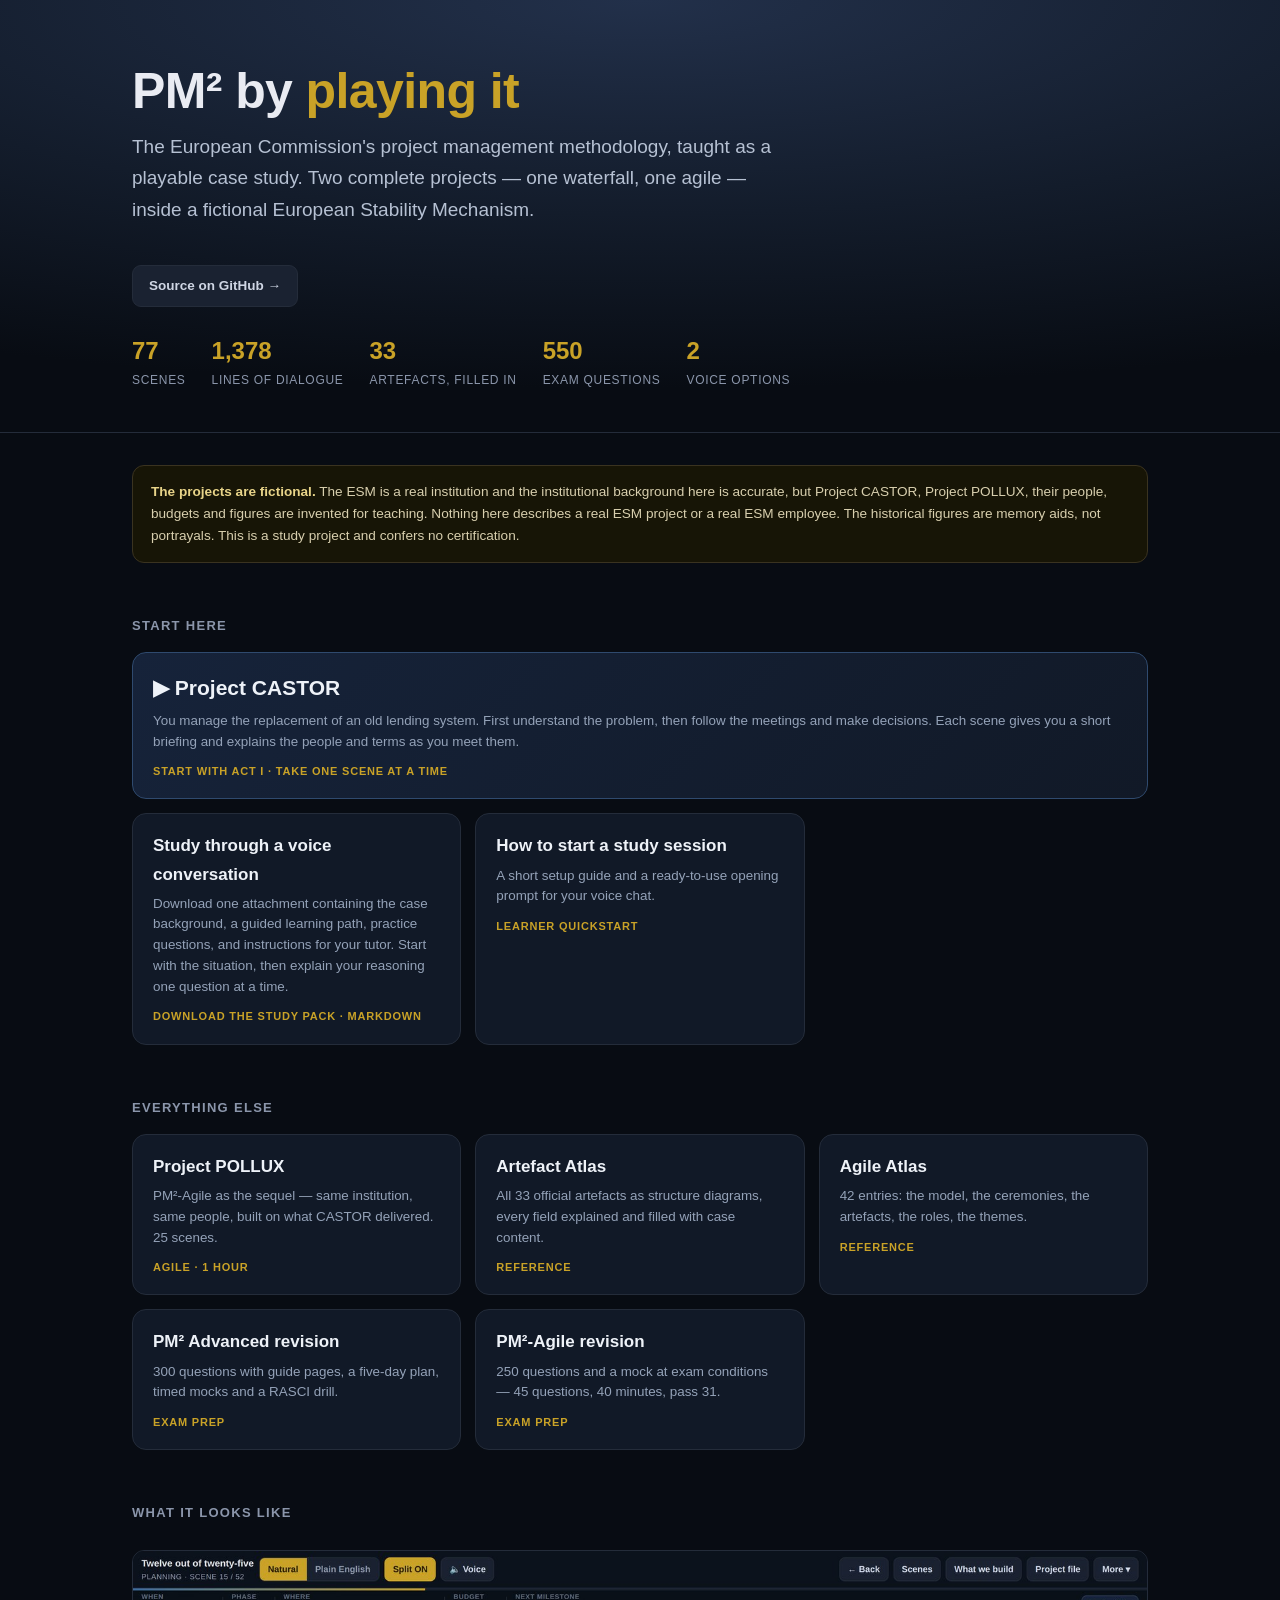
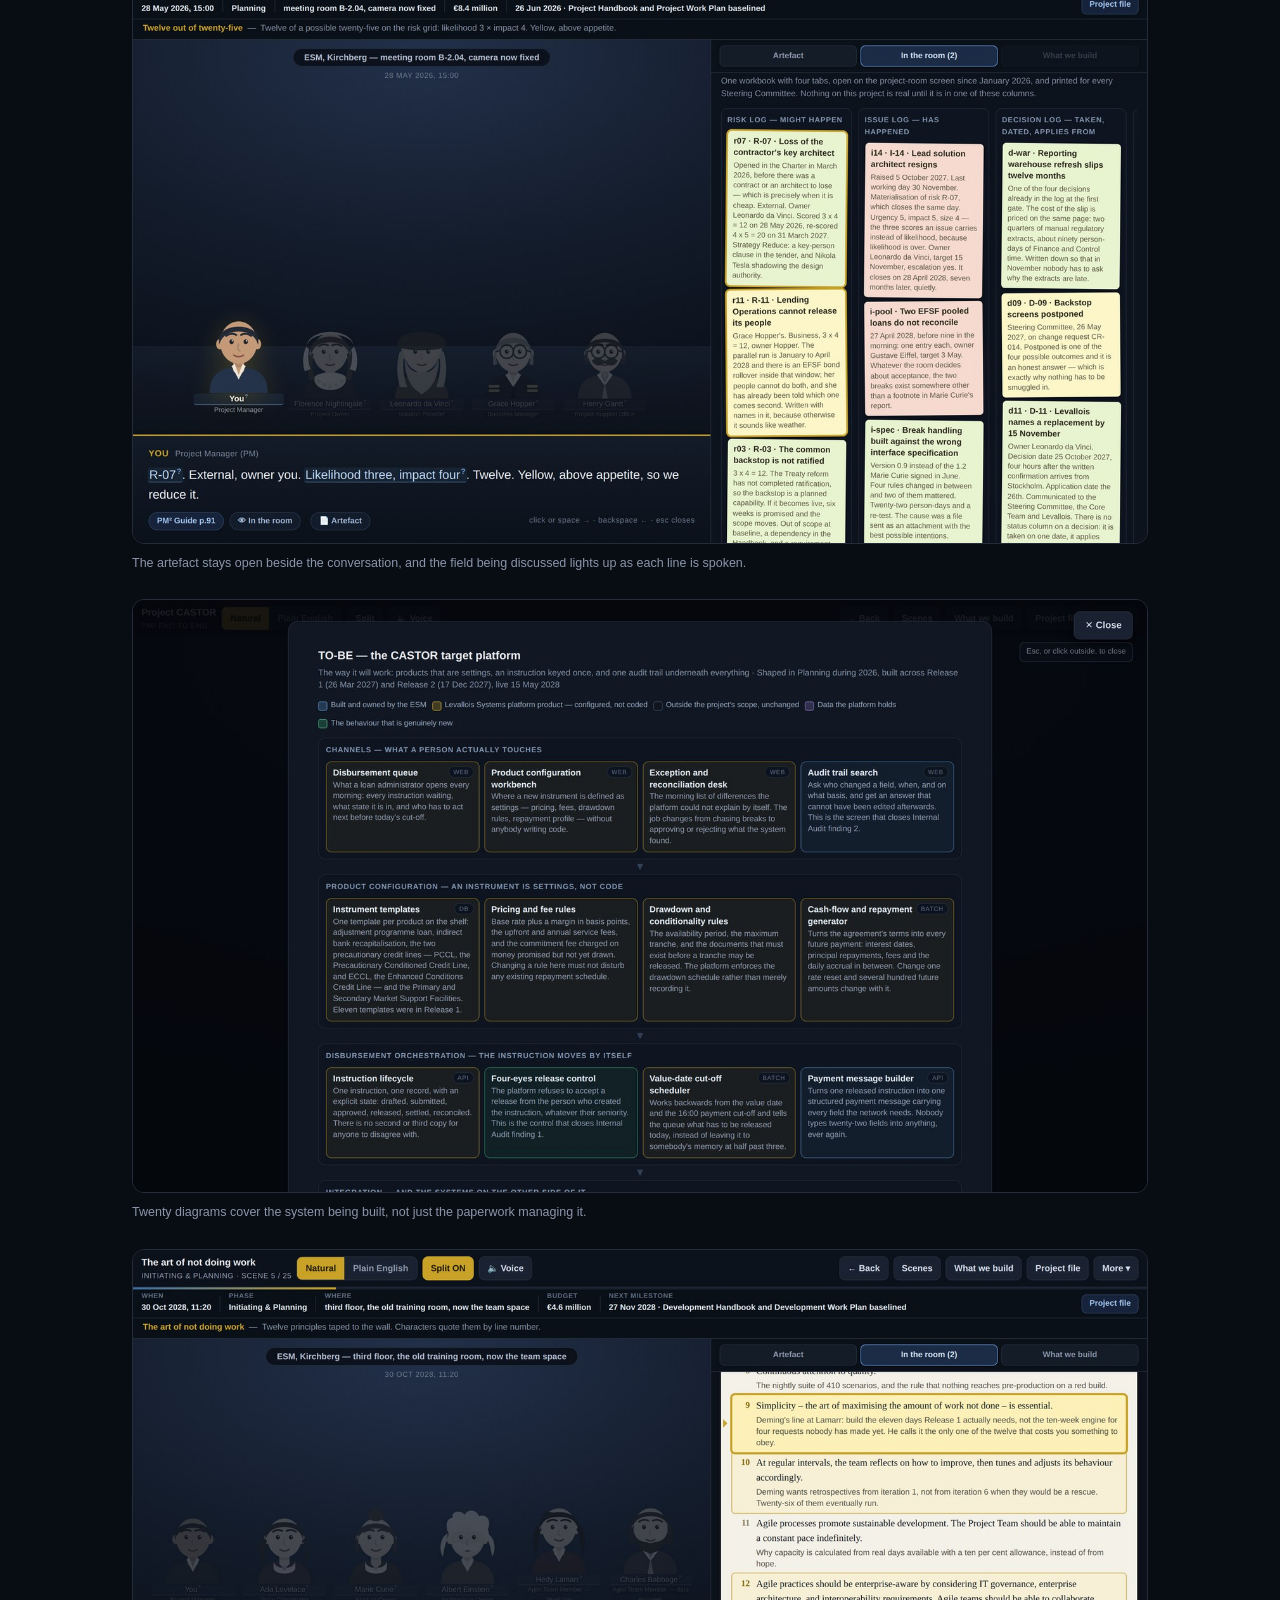
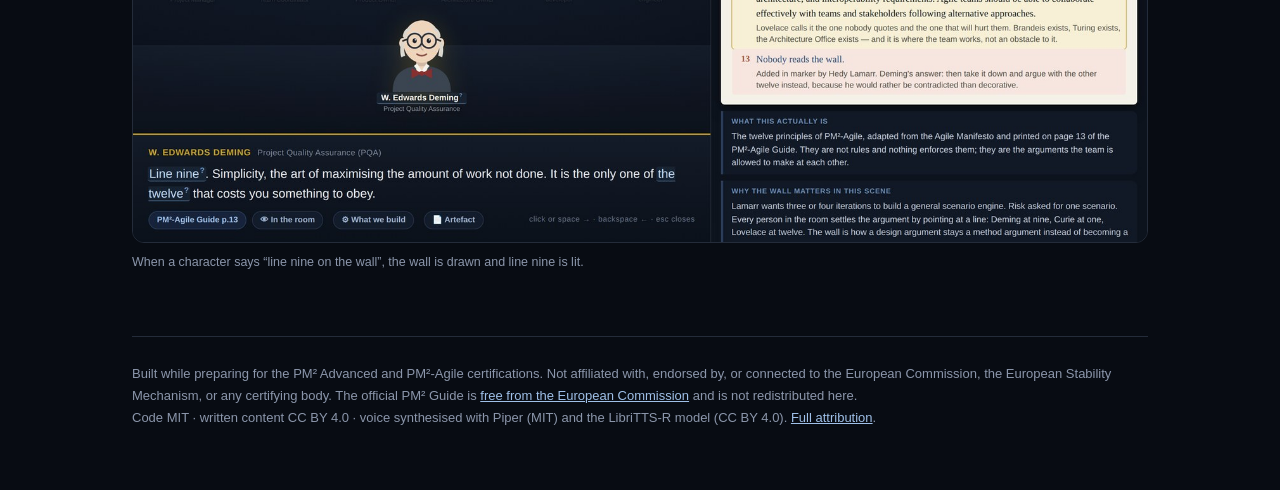
<file: index.html>
<!DOCTYPE html>
<html lang="en">
<head>
<meta charset="utf-8">
<meta name="viewport" content="width=device-width,initial-scale=1">
<title>PM² by Playing It — the EU project management methodology as a playable case</title>
<meta name="description" content="The European Commission's PM² methodology taught as a playable case study: 77 scenes, 33 artefacts, 550 practice questions, recorded narration and guided voice study.">
<style>
:root{--ink:#e9ebf2;--mut:#8b96ab;--line:#242c3a;--gold:#c9a227;--navy:#0c121c;--blue:#5b8fc9}
*{box-sizing:border-box}
body{margin:0;background:#080c13;color:var(--ink);
font:16px/1.65 -apple-system,BlinkMacSystemFont,"Segoe UI",Inter,Helvetica,Arial,sans-serif}
.wrap{max-width:1060px;margin:0 auto;padding:0 22px}
header{padding:64px 0 40px;border-bottom:1px solid var(--line);
background:radial-gradient(120% 90% at 50% 0%,#22304a 0%,#131c2b 55%,#080c13 100%)}
h1{font-size:clamp(30px,5vw,50px);margin:0 0 12px;letter-spacing:-.6px;line-height:1.1}
h1 em{font-style:normal;color:var(--gold)}
.lede{font-size:clamp(16px,2vw,19px);color:#b6c1d3;max-width:640px;margin:0 0 26px}
.stats{display:flex;flex-wrap:wrap;gap:26px;margin:30px 0 0}
.stats div b{display:block;font-size:24px;color:var(--gold);font-weight:800;line-height:1.2}
.stats div span{font-size:12px;color:var(--mut);text-transform:uppercase;letter-spacing:.7px}
.warn{border:1px solid #3a3320;background:#171506;border-radius:12px;padding:15px 18px;margin:32px 0 0;
font-size:13.6px;color:#d8cfae;line-height:1.6}
.warn b{color:#e8d489}
h2{font-size:13px;text-transform:uppercase;letter-spacing:1.3px;color:var(--mut);
margin:52px 0 16px;font-weight:800}
.grid{display:grid;grid-template-columns:repeat(auto-fit,minmax(268px,1fr));gap:14px}
a.card{display:block;text-decoration:none;background:#111927;border:1px solid var(--line);
border-radius:14px;padding:18px 20px;transition:.16s}
a.card:hover{border-color:var(--blue);background:#152034;transform:translateY(-2px)}
a.card b{display:block;font-size:17px;color:#eef2f8;margin-bottom:5px}
a.card span{display:block;font-size:13.4px;color:#94a2b8;line-height:1.55}
a.card i{display:block;font-style:normal;font-size:11px;color:var(--gold);
text-transform:uppercase;letter-spacing:.8px;margin-top:10px;font-weight:700}
a.card.big{grid-column:1/-1;background:linear-gradient(135deg,#16233a,#111927);border-color:#2f4a6e}
a.card.big{border-color:#2f4a6e}
a.card.big b{font-size:21px}
figure{margin:26px 0 0}
figure img{width:100%;border-radius:12px;border:1px solid var(--line);display:block}
figure figcaption{font-size:12.5px;color:var(--mut);margin-top:9px}
footer{margin:64px 0 0;padding:26px 0 60px;border-top:1px solid var(--line);
font-size:13px;color:var(--mut);line-height:1.7}
footer a{color:#9fc0e8}
.gh{display:inline-block;margin-top:14px;background:#1a2231;border:1px solid var(--line);
color:#cfd6e4;border-radius:9px;padding:9px 16px;text-decoration:none;font-weight:700;font-size:13.5px}
.gh:hover{background:#233049;border-color:var(--blue)}
</style>
</head>
<body>
<header>
  <div class="wrap">
    <h1>PM² by <em>playing it</em></h1>
    <p class="lede">The European Commission's project management methodology, taught as a
    playable case study. Two complete projects — one waterfall, one agile — inside a
    fictional European Stability Mechanism.</p>
    <a class="gh" href="https://github.com/rhycha/PM-in-ESM-Role-Playing-Game">Source on GitHub →</a>
    <div class="stats">
      <div><b>77</b><span>scenes</span></div>
      <div><b>1,378</b><span>lines of dialogue</span></div>
      <div><b>33</b><span>artefacts, filled in</span></div>
      <div><b>550</b><span>exam questions</span></div>
      <div><b>2</b><span>voice options</span></div>
    </div>
  </div>
</header>

<div class="wrap">
  <div class="warn">
    <b>The projects are fictional.</b> The ESM is a real institution and the institutional
    background here is accurate, but Project CASTOR, Project POLLUX, their people, budgets
    and figures are invented for teaching. Nothing here describes a real ESM project or a
    real ESM employee. The historical figures are memory aids, not portrayals.
    This is a study project and confers no certification.
  </div>

  <h2>Start here</h2>
  <div class="grid">
    <a class="card big" href="play/06_Project_CASTOR_EN.html">
      <b>▶ Project CASTOR</b>
      <span>You manage the replacement of an old lending system. First understand the
      problem, then follow the meetings and make decisions. Each scene gives you a
      short briefing and explains the people and terms as you meet them.</span>
      <i>Start with Act I · take one scene at a time</i></a>
    <a class="card" href="docs/study/PM2_VOICE_STUDY_PACK.md" download>
      <b>Study through a voice conversation</b>
      <span>Download one attachment containing the case background, a guided learning
      path, practice questions, and instructions for your tutor. Start with the
      situation, then explain your reasoning one question at a time.</span>
      <i>Download the study pack · Markdown</i></a>
    <a class="card" href="docs/study/START_HERE.md">
      <b>How to start a study session</b>
      <span>A short setup guide and a ready-to-use opening prompt for your voice chat.</span>
      <i>Learner quickstart</i></a>
  </div>

  <h2>Everything else</h2>
  <div class="grid">
    <a class="card" href="play/09_Project_POLLUX_EN.html"><b>Project POLLUX</b>
      <span>PM²-Agile as the sequel — same institution, same people, built on what CASTOR
      delivered. 25 scenes.</span><i>agile · 1 hour</i></a>
    <a class="card" href="play/05_Artefact_Atlas_EN.html"><b>Artefact Atlas</b>
      <span>All 33 official artefacts as structure diagrams, every field explained and
      filled with case content.</span><i>reference</i></a>
    <a class="card" href="play/08_Agile_Atlas_EN.html"><b>Agile Atlas</b>
      <span>42 entries: the model, the ceremonies, the artefacts, the roles, the
      themes.</span><i>reference</i></a>
    <a class="card" href="play/03_Dashboard_EN.html"><b>PM² Advanced revision</b>
      <span>300 questions with guide pages, a five-day plan, timed mocks and a RASCI
      drill.</span><i>exam prep</i></a>
    <a class="card" href="play/07_Agile_Dashboard_EN.html"><b>PM²-Agile revision</b>
      <span>250 questions and a mock at exam conditions — 45 questions, 40 minutes,
      pass 31.</span><i>exam prep</i></a>
  </div>

  <h2>What it looks like</h2>
  <figure><img src="docs/img/02-split-room.jpg" alt="The story with the Risk Log open beside it">
    <figcaption>The artefact stays open beside the conversation, and the field being
    discussed lights up as each line is spoken.</figcaption></figure>
  <figure><img src="docs/img/03-solution.jpg" alt="The CASTOR target architecture">
    <figcaption>Twenty diagrams cover the system being built, not just the paperwork
    managing it.</figcaption></figure>
  <figure><img src="docs/img/09-pollux-wall.jpg" alt="The wall of twelve agile principles">
    <figcaption>When a character says &ldquo;line nine on the wall&rdquo;, the wall is
    drawn and line nine is lit.</figcaption></figure>

  <footer>
    Built while preparing for the PM² Advanced and PM²-Agile certifications.
    Not affiliated with, endorsed by, or connected to the European Commission, the
    European Stability Mechanism, or any certifying body.
    The official PM² Guide is
    <a href="https://commission.europa.eu/about/departments-and-executive-agencies/digital-services/pm2-project-management-methodology_en">free from the European Commission</a>
    and is not redistributed here.<br>
    Code MIT · written content CC BY 4.0 · voice synthesised with Piper (MIT) and the
    LibriTTS-R model (CC BY 4.0).
    <a href="https://github.com/rhycha/PM-in-ESM-Role-Playing-Game/blob/main/NOTICE.md">Full attribution</a>.
  </footer>
</div>
</body>
</html>
</file>
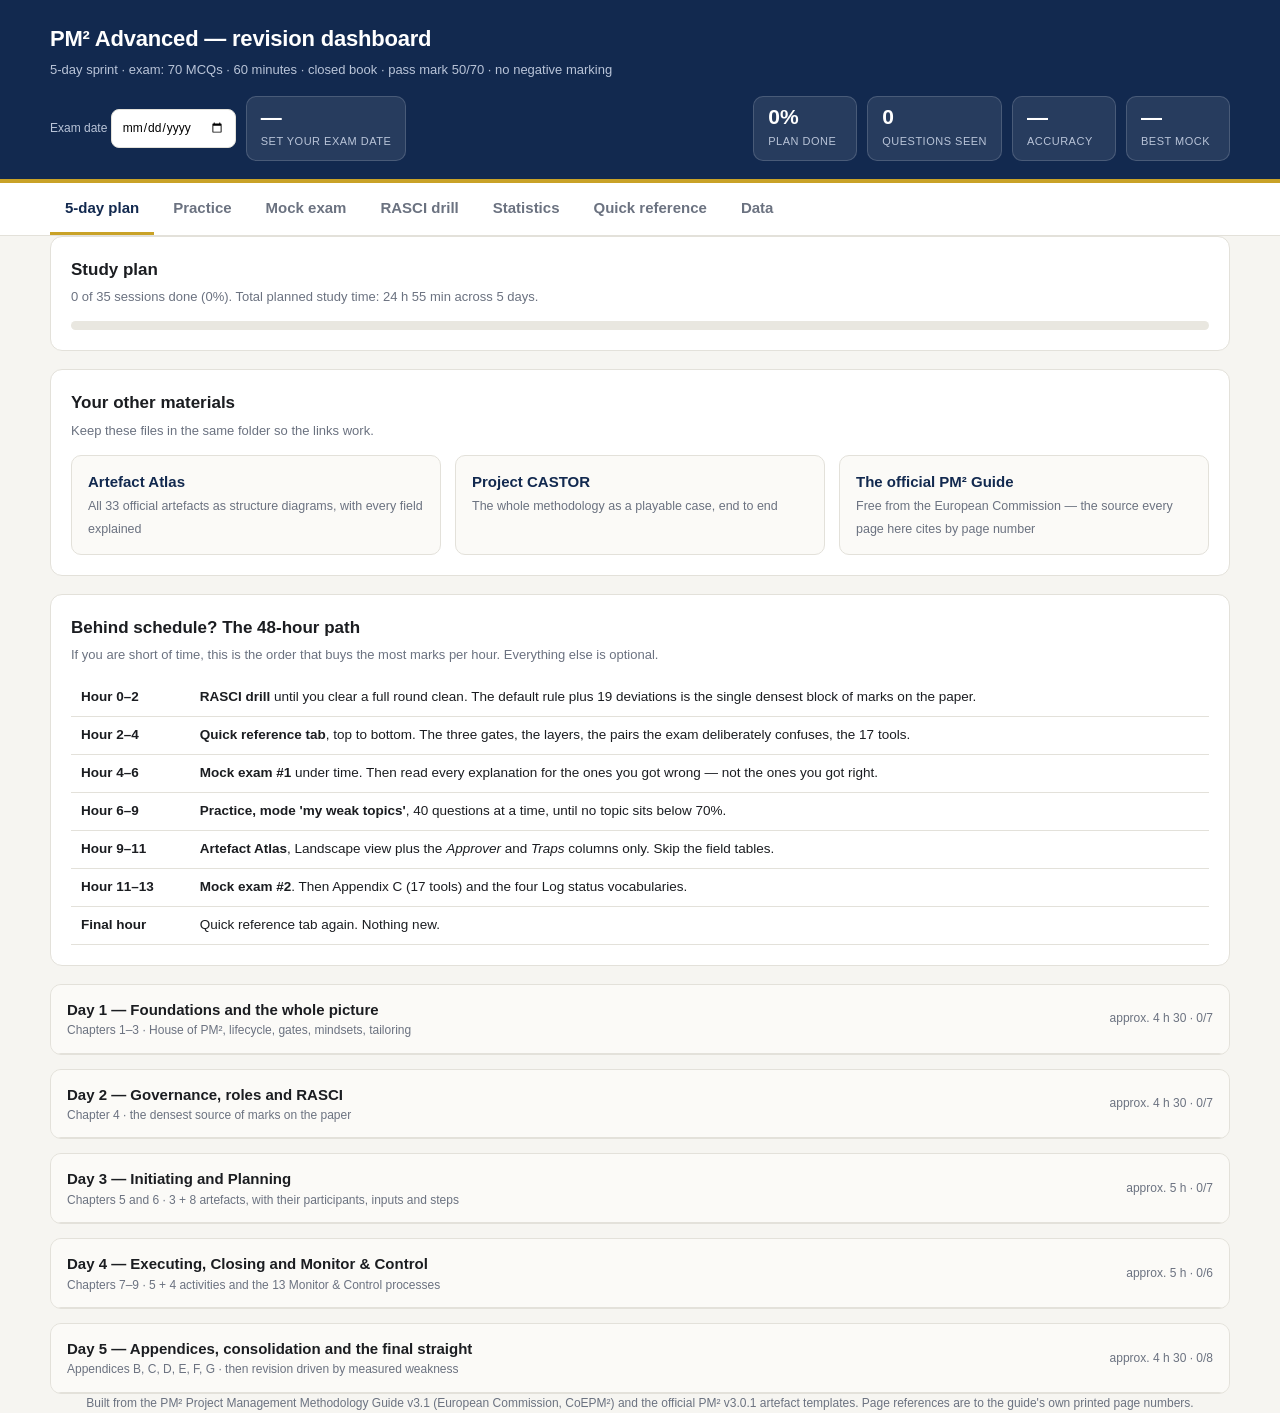
<file: play/03_Dashboard_EN.html>
<!DOCTYPE html>
<html lang="en">
<head>
<meta charset="utf-8">
<meta name="viewport" content="width=device-width,initial-scale=1">
<title>PM² Advanced — revision dashboard</title>
<style>
:root{--navy:#12294f;--navy2:#1c3a6b;--gold:#c9a227;--ink:#1b1d21;--mut:#6b7280;
--bg:#f6f5f1;--card:#fff;--line:#e3e1da;--ok:#1f7a4d;--okbg:#e6f4ec;--bad:#b3261e;--badbg:#fbe9e7;--warn:#a8620a;--warnbg:#fff6e6}
*{box-sizing:border-box}
body{margin:0;background:var(--bg);color:var(--ink);font:15px/1.55 -apple-system,BlinkMacSystemFont,"Segoe UI",Inter,Helvetica,Arial,sans-serif}
a{color:var(--navy2)}
header{background:var(--navy);color:#fff;padding:22px 28px 18px;border-bottom:4px solid var(--gold)}
header h1{margin:0;font-size:22px;letter-spacing:-.2px}
header p{margin:4px 0 0;color:#b9c4d8;font-size:13px}
.wrap{max-width:1220px;margin:0 auto;padding:0 20px}
.hdrow{display:flex;flex-wrap:wrap;gap:22px;align-items:center;justify-content:space-between;margin-top:16px}
.kpis{display:flex;gap:10px;flex-wrap:wrap}
.kpi{background:rgba(255,255,255,.09);border:1px solid rgba(255,255,255,.16);border-radius:10px;padding:8px 14px;min-width:104px}
.kpi b{display:block;font-size:21px;line-height:1.1}
.kpi span{font-size:11px;color:#b9c4d8;text-transform:uppercase;letter-spacing:.5px}
nav{background:#fff;border-bottom:1px solid var(--line);position:sticky;top:0;z-index:20}
nav .wrap{display:flex;gap:4px;overflow-x:auto}
nav button{background:none;border:0;border-bottom:3px solid transparent;padding:13px 15px;font:inherit;font-weight:600;color:var(--mut);cursor:pointer;white-space:nowrap}
nav button.on{color:var(--navy);border-bottom-color:var(--gold)}
main{padding:24px 0 70px}
.card{background:var(--card);border:1px solid var(--line);border-radius:12px;padding:20px;margin-bottom:18px}
.card h2{margin:0 0 4px;font-size:17px}
.card h3{margin:20px 0 8px;font-size:14px;text-transform:uppercase;letter-spacing:.6px;color:var(--mut)}
.sub{color:var(--mut);font-size:13px;margin:0 0 14px}
.bar{height:9px;background:#e9e7e0;border-radius:6px;overflow:hidden}
.bar i{display:block;height:100%;background:linear-gradient(90deg,var(--navy2),var(--gold));transition:width .35s}
.grid{display:grid;gap:14px}.g2{grid-template-columns:repeat(auto-fit,minmax(300px,1fr))}
.g3{grid-template-columns:repeat(auto-fit,minmax(215px,1fr))}
.day{border:1px solid var(--line);border-radius:11px;overflow:hidden;background:#fff}
.day>header{background:#fbfaf7;color:var(--ink);border:0;border-bottom:1px solid var(--line);padding:13px 16px;display:flex;justify-content:space-between;align-items:center;cursor:pointer;gap:12px}
.day>header:hover{background:#f5f3ec}
.day h4{margin:0;font-size:15px}.day .meta{font-size:12px;color:var(--mut)}
.day .body{padding:6px 16px 14px;display:none}.day.open .body{display:block}
.sess{display:flex;gap:11px;align-items:flex-start;padding:9px 0;border-bottom:1px dashed #edeae2}
.sess:last-child{border-bottom:0}
.sess input{margin-top:3px;width:17px;height:17px;accent-color:var(--navy2);flex:0 0 auto}
.sess .t{font-weight:600;font-size:14px}.sess .d{font-size:12.5px;color:var(--mut)}
.pill{display:inline-block;font-size:11px;padding:2px 8px;border-radius:20px;background:#eef1f7;color:var(--navy2);margin-left:6px}
.done .t{text-decoration:line-through;color:var(--mut)}
button.btn{background:var(--navy);color:#fff;border:0;border-radius:8px;padding:10px 16px;font:inherit;font-weight:600;cursor:pointer}
button.btn:hover{background:var(--navy2)}
button.btn.ghost{background:#fff;color:var(--navy);border:1px solid var(--line)}
button.btn.ghost:hover{background:#f3f1ea}
button.btn:disabled{opacity:.45;cursor:default}
select,input[type=date],input[type=search]{font:inherit;padding:8px 10px;border:1px solid var(--line);border-radius:8px;background:#fff}
.opt{display:block;width:100%;text-align:left;background:#fff;border:1.5px solid var(--line);border-radius:9px;padding:12px 14px;margin:8px 0;font:inherit;cursor:pointer}
.opt:hover{border-color:var(--navy2);background:#fafbfe}
.opt b{display:inline-block;width:22px;color:var(--mut)}
.opt.good{border-color:var(--ok);background:var(--okbg)}
.opt.bad{border-color:var(--bad);background:var(--badbg)}
.opt[disabled]{cursor:default;color:var(--ink);opacity:1}
.opt strong{font-weight:700}
.expl{border-left:4px solid var(--gold);background:#fdfaf0;padding:12px 14px;border-radius:0 8px 8px 0;margin-top:12px;font-size:14px}
.qmeta{font-size:12px;color:var(--mut);margin-bottom:6px}
.tag{display:inline-block;font-size:11px;padding:2px 8px;border-radius:5px;background:#eef1f7;color:var(--navy2);margin-right:5px}
table{width:100%;border-collapse:collapse;font-size:13.5px}
th,td{text-align:left;padding:8px 10px;border-bottom:1px solid var(--line);vertical-align:top}
th{font-size:11.5px;text-transform:uppercase;letter-spacing:.5px;color:var(--mut)}
td.n{text-align:right;font-variant-numeric:tabular-nums}
tr.hl td{background:#fdf7e3}
.mini{height:7px;background:#e9e7e0;border-radius:5px;overflow:hidden;min-width:80px}
.mini i{display:block;height:100%}
.timer{font-variant-numeric:tabular-nums;font-weight:700;font-size:18px}.timer.low{color:var(--bad)}
.flash{padding:11px 14px;border-radius:9px;font-size:13.5px;margin-bottom:14px}
.flash.i{background:#eef4ff;border:1px solid #cfdcf7}
.flash.w{background:var(--warnbg);border:1px solid #f0dcae}
footer{color:var(--mut);font-size:12px;text-align:center;padding:0 0 40px}
.hide{display:none}
.row{display:flex;gap:10px;flex-wrap:wrap;align-items:center}
.stat{background:#fbfaf7;border:1px solid var(--line);border-radius:10px;padding:14px}
.stat b{display:block;font-size:24px}.stat span{font-size:12px;color:var(--mut)}
kbd{font:12px ui-monospace,Menlo,monospace;background:#eef1f7;border:1px solid #d6dbe6;border-bottom-width:2px;border-radius:4px;padding:1px 5px;color:var(--navy2)}
.rasci-q{font-size:20px;font-weight:700;text-align:center;padding:26px 10px 8px}
.rasci-sub{text-align:center;color:var(--mut);font-size:13px;margin-bottom:14px}
.rgrid{display:grid;grid-template-columns:repeat(auto-fit,minmax(110px,1fr));gap:9px;max-width:620px;margin:0 auto}
.rgrid button{padding:14px 8px;font:inherit;font-weight:700;border-radius:9px;border:1.5px solid var(--line);background:#fff;cursor:pointer}
.rgrid button:hover{border-color:var(--navy2);background:#fafbfe}
.rgrid button.good{border-color:var(--ok);background:var(--okbg)}
.rgrid button.bad{border-color:var(--bad);background:var(--badbg)}
.rrow{font-family:ui-monospace,Menlo,monospace;font-size:13px;text-align:center;margin-top:14px;color:var(--mut)}
.rrow b{color:var(--ink)}
.linkcard{display:block;border:1px solid var(--line);border-radius:10px;padding:14px 16px;background:#fbfaf7;text-decoration:none;color:inherit}
.linkcard:hover{background:#f5f3ec;border-color:var(--navy2)}
.linkcard b{display:block;font-size:15px;color:var(--navy)}
.linkcard span{font-size:12.5px;color:var(--mut)}
@media print{nav,header .hdrow,.noprint{display:none}}
</style>
</head>
<body>
<header><div class="wrap">
<h1>PM&sup2; Advanced &mdash; revision dashboard</h1>
<p>5-day sprint &middot; exam: 70 MCQs &middot; 60 minutes &middot; closed book &middot; pass mark 50/70 &middot; no negative marking</p>
<div class="hdrow">
<div class="row"><label style="color:#b9c4d8;font-size:12px">Exam date&nbsp;<input type="date" id="examDate"></label>
<span id="countdown" class="kpi" style="min-width:auto"></span></div>
<div class="kpis">
<div class="kpi"><b id="kProg">0%</b><span>Plan done</span></div>
<div class="kpi"><b id="kSeen">0</b><span>Questions seen</span></div>
<div class="kpi"><b id="kAcc">&mdash;</b><span>Accuracy</span></div>
<div class="kpi"><b id="kMock">&mdash;</b><span>Best mock</span></div>
</div></div></div></header>
<nav><div class="wrap">
<button class="on" data-v="plan">5-day plan</button>
<button data-v="quiz">Practice</button>
<button data-v="mock">Mock exam</button>
<button data-v="rasci">RASCI drill</button>
<button data-v="stats">Statistics</button>
<button data-v="ref">Quick reference</button>
<button data-v="data">Data</button>
</div></nav>
<main class="wrap">

<section id="v-plan">
  <div class="card">
    <h2>Study plan</h2>
    <p class="sub" id="planSub"></p>
    <div class="bar"><i id="planBar" style="width:0%"></i></div>
  </div>
  <div class="card">
    <h2>Your other materials</h2>
    <p class="sub">Keep these files in the same folder so the links work.</p>
    <div class="grid g3">
      <a class="linkcard" href="05_Artefact_Atlas_EN.html"><b>Artefact Atlas</b><span>All 33 official artefacts as structure diagrams, with every field explained</span></a>
      <a class="linkcard" href="06_Project_CASTOR_EN.html"><b>Project CASTOR</b><span>The whole methodology as a playable case, end to end</span></a>
      <a class="linkcard" href="https://commission.europa.eu/about/departments-and-executive-agencies/digital-services/pm2-project-management-methodology_en" target="_blank" rel="noopener"><b>The official PM&sup2; Guide</b><span>Free from the European Commission &mdash; the source every page here cites by page number</span></a>
    </div>
  </div>
  <div class="card">
    <h2>Behind schedule? The 48-hour path</h2>
    <p class="sub">If you are short of time, this is the order that buys the most marks per hour. Everything else is optional.</p>
    <table><tbody><tr><td style="font-weight:600;white-space:nowrap">Hour 0–2</td><td><b>RASCI drill</b> until you clear a full round clean. The default rule plus 19 deviations is the single densest block of marks on the paper.</td></tr><tr><td style="font-weight:600;white-space:nowrap">Hour 2–4</td><td><b>Quick reference tab</b>, top to bottom. The three gates, the layers, the pairs the exam deliberately confuses, the 17 tools.</td></tr><tr><td style="font-weight:600;white-space:nowrap">Hour 4–6</td><td><b>Mock exam #1</b> under time. Then read every explanation for the ones you got wrong — not the ones you got right.</td></tr><tr><td style="font-weight:600;white-space:nowrap">Hour 6–9</td><td><b>Practice, mode 'my weak topics'</b>, 40 questions at a time, until no topic sits below 70%.</td></tr><tr><td style="font-weight:600;white-space:nowrap">Hour 9–11</td><td><b>Artefact Atlas</b>, Landscape view plus the <i>Approver</i> and <i>Traps</i> columns only. Skip the field tables.</td></tr><tr><td style="font-weight:600;white-space:nowrap">Hour 11–13</td><td><b>Mock exam #2</b>. Then Appendix C (17 tools) and the four Log status vocabularies.</td></tr><tr><td style="font-weight:600;white-space:nowrap">Final hour</td><td>Quick reference tab again. Nothing new.</td></tr></tbody></table>
  </div>
  <div id="days" class="grid"></div>
</section>

<section id="v-quiz" class="hide">
  <div class="card">
    <h2>Practice</h2>
    <p class="sub">Immediate feedback with the guide page reference. Keyboard: <kbd>1</kbd>&ndash;<kbd>4</kbd> to answer, <kbd>Enter</kbd> for the next question.</p>
    <div class="row">
      <label>Day&nbsp;<select id="qDay">
        <option value="all">All days</option><option value="1">Day 1 &mdash; foundations</option>
        <option value="2">Day 2 &mdash; governance and roles</option><option value="3">Day 3 &mdash; Initiating and Planning</option>
        <option value="4">Day 4 &mdash; Executing, Closing, M&amp;C</option><option value="5">Day 5 &mdash; appendices</option></select></label>
      <label>Mode&nbsp;<select id="qMode">
        <option value="unseen">Not yet seen</option><option value="all">All</option>
        <option value="wrong">My mistakes only</option><option value="weak">My weak topics</option>
        <option value="hard">Hard only</option></select></label>
      <label>Length&nbsp;<select id="qLen">
        <option>10</option><option selected>20</option><option>30</option><option>40</option><option>70</option></select></label>
      <button class="btn" id="qStart">Start</button>
    </div>
    <p class="sub" id="qPool" style="margin-top:12px"></p>
  </div>
  <div id="qRun" class="hide"></div>
</section>

<section id="v-mock" class="hide">
  <div class="card">
    <h2>Mock exam</h2>
    <p class="sub">70 questions drawn at random from the full bank, 60 minutes, no feedback until you submit &mdash; exactly like the real paper. No negative marking, so answer everything.</p>
    <div class="row"><button class="btn" id="mStart">Start a mock exam</button><span class="timer" id="mTimer"></span></div>
  </div>
  <div id="mRun"></div>
  <div class="card"><h2>History</h2><div id="mHist"></div></div>
</section>

<section id="v-rasci" class="hide">
  <div class="card">
    <h2>RASCI drill</h2>
    <p class="sub">39 RAM tables, 20 following the default (A = PO, R = PM) and 19 deviating from it. Pick who is <b>Accountable</b>. Keyboard <kbd>1</kbd>&ndash;<kbd>8</kbd>.</p>
    <div class="row">
      <label>Scope&nbsp;<select id="rScope">
        <option value="dev">The 19 deviations only</option>
        <option value="all">All 39 rows</option>
        <option value="wrong">Rows I keep getting wrong</option></select></label>
      <label>Ask for&nbsp;<select id="rWhat"><option value="A">Accountable</option><option value="R">Responsible</option></select></label>
      <button class="btn" id="rStart">Start drill</button>
      <span id="rScore" class="sub" style="margin:0"></span>
    </div>
  </div>
  <div id="rRun" class="hide"></div>
</section>

<section id="v-stats" class="hide">
  <div class="card"><h2>Where you stand</h2><div class="grid g3" id="statCards"></div></div>
  <div class="card"><h2>By topic</h2><p class="sub">Sorted worst first. Anything below 60% is where your remaining time belongs.</p><div id="topicTable"></div></div>
  <div class="card"><h2>Spaced repetition queue</h2><p class="sub">Questions you got wrong and have not since answered correctly twice in a row.</p><div id="queue"></div></div>
</section>

<section id="v-ref" class="hide">
  <div class="card">
    <h2>Quick reference</h2>
    <p class="sub">Everything worth cramming, in the order worth cramming it. Search filters every table below.</p>
    <input type="search" id="refSearch" placeholder="Filter&hellip; e.g. outsourcing, PSC, Merged, threshold" style="width:100%;max-width:420px">
  </div>
  <div id="refBody"></div>
</section>

<section id="v-data" class="hide">
  <div class="card">
    <h2>Your data</h2>
    <p class="sub">Progress is stored in this browser only. Export before you clear your browsing data, or to move to another machine.</p>
    <div class="row">
      <button class="btn ghost" id="expBtn">Export progress</button>
      <button class="btn ghost" id="impBtn">Import progress</button>
      <input type="file" id="impFile" accept="application/json" class="hide">
      <button class="btn ghost" id="rstBtn">Reset everything</button>
    </div>
    <p class="sub" id="dataInfo" style="margin-top:14px"></p>
  </div>
</section>
</main>
<footer class="wrap">Built from the PM&sup2; Project Management Methodology Guide v3.1 (European Commission, CoEPM&sup2;) and the official PM&sup2; v3.0.1 artefact templates. Page references are to the guide's own printed page numbers.</footer>

<script>

const QUESTIONS=[{"id": "Q001", "day": 1, "topic": "Introduction", "subtopic": "Purpose of the guide", "difficulty": "easy", "question": "According to the PM² Guide, which of the following does the PM² Methodology provide?", "options": {"A": "A certification scheme, a maturity model, a procurement framework and a contract database", "B": "A project governance structure, process guidelines, artefact templates, guidelines for using the artefacts and a set of effective mindsets", "C": "A mandatory set of deliverables that cannot be modified by the project team", "D": "An accounting standard for European Union-funded grants"}, "answer": "B", "explanation": "The guide lists exactly what the **PM² Methodology** provides: a **project governance structure**, process guidelines, **artefact templates**, guidelines for using the artefacts, and a set of effective **mindsets**. B reproduces that list. C is the most tempting distractor, but it contradicts the guide: PM² is described as light and easy to implement and explicitly meant to be tailored by project teams to their specific needs. A names things the guide never claims the methodology supplies.", "page": 1}, {"id": "Q002", "day": 1, "topic": "Introduction", "subtopic": "Open PM2", "difficulty": "easy", "question": "Which statement best describes the goal of the Open PM² Initiative?", "options": {"A": "To sell PM² training licences to private companies outside the European Union", "B": "To give EU institutions, contractors, public administrations and broader stakeholders open access to PM² publications and associated resources", "C": "To replace all national project management methodologies by law", "D": "To restrict PM² usage to European Commission Directorates-General only"}, "answer": "B", "explanation": "The **Open PM² Initiative** provides European Union institutions, contractors and public administrations, as well as broader stakeholders, with open access to the PM² publications and associated resources, so as to increase effectiveness in managing projects, programmes and portfolios. B states this. D is the tempting distractor and is the exact opposite of the initiative's purpose: Open PM² pushes the methodology beyond the European Commission, it does not restrict it to Directorates-General.", "page": 2}, {"id": "Q003", "day": 1, "topic": "Project Management", "subtopic": "Definition of a project", "difficulty": "easy", "question": "How does PM² define a project?", "options": {"A": "A set of related activities managed in a coordinated way to achieve strategic objectives that could not be obtained individually", "B": "A collection of investments grouped together to allow better control over financial resources", "C": "A temporary organisational structure set up to create a unique product or service (output) within certain constraints such as time, cost and quality", "D": "A permanent organisational structure that delivers repeatable services to a client"}, "answer": "C", "explanation": "PM² defines a **project** as a temporary organisational structure set up to create a unique product or service (**output**) within certain constraints such as time, cost and quality. C is that definition. A is the guide's definition of a **programme** (a set of related projects and activities managed in a coordinated way to achieve objectives that could not be obtained individually), B describes a **portfolio**, and D describes **operations**, the ongoing day-to-day work of a permanent organisation.", "page": 5}, {"id": "Q004", "day": 1, "topic": "Project Management", "subtopic": "Outputs, outcomes, benefits", "difficulty": "easy", "question": "In PM², which sequence correctly describes the relationship between the three concepts?", "options": {"A": "Benefits introduce a change, the change results in outputs, and outcomes are the measurable improvements", "B": "Outcomes are the deliverables, outputs are the changes, and benefits are the strategic objectives", "C": "Outputs (deliverables) introduce a change, the change results in an outcome, and the benefits are the measurable improvements resulting from this outcome", "D": "Outputs and outcomes are synonyms, and benefits are the sum of both"}, "answer": "C", "explanation": "The guide's chain is: **outputs** (deliverables) introduce a change, the change results in an **outcome**, and the **benefits** are the measurable improvements resulting from that outcome. C reproduces it exactly. D is the tempting distractor: **outputs** and **outcomes** are not synonyms — the output is what the project produces, the outcome is the change that the output brings about. Note that outcomes and benefits are often realised only after the project has closed.", "page": 6}, {"id": "Q005", "day": 1, "topic": "Project Management", "subtopic": "Outputs, outcomes, benefits", "difficulty": "medium", "question": "A project adopts the PM² Methodology across an organisation. 'Project cost overruns decreased by 30%' is an example of which of the following?", "options": {"A": "A project output (deliverable)", "B": "A project benefit", "C": "A project outcome", "D": "A project constraint"}, "answer": "B", "explanation": "In the guide's own example the **output** is the adoption of PM² in the organisation, the **outcomes** include increased project quality and improved visibility of objectives, and the **benefits** are the measurable improvements: cost overruns down 30% and productivity up 30%. A **benefit** is always a measurable improvement resulting from an outcome, so B is correct. C is the tempting distractor — 'increased project quality' is an **outcome**, but the quantified 30% reduction is the measurement of that change, which makes it a **benefit**.", "page": 6}, {"id": "Q006", "day": 1, "topic": "Project Management", "subtopic": "Project Support Office", "difficulty": "easy", "question": "Which activity is listed in the guide as something a Project Support Office (PSO) can do?", "options": {"A": "Tailor the project management methodology to new best practices and help project teams implement the updated methodology", "B": "Assume overall accountability for the project deliverables", "C": "Chair the Project Steering Committee (PSC)", "D": "Approve the Business Case on behalf of the Project Owner (PO)"}, "answer": "A", "explanation": "The guide's list of what a **Project Support Office (PSO)** can do ends with tailoring the project management methodology to new best practices and helping project teams implement the updated methodology effectively, so A is correct. C is the most tempting distractor: the **PSO** may sit on the **Project Steering Committee (PSC)** and administer its meetings and documentation, but the **PSC** is chaired by the **Project Owner (PO)**. B is wrong because overall accountability for project deliverables belongs to the **Solution Provider (SP)**, and D is wrong because the **PO** accepts the **Business Case** himself.", "page": 7}, {"id": "Q007", "day": 1, "topic": "Project Management", "subtopic": "Programme management", "difficulty": "easy", "question": "What distinguishes programme management from multi-project management in PM²?", "options": {"A": "The Programme Manager (PgM) coordinates efforts between projects but does not directly manage the individual projects", "B": "Programmes are always shorter than the projects they contain", "C": "The Programme Manager (PgM) directly manages each project and replaces the Project Managers (PMs)", "D": "A programme contains only projects and never any other work"}, "answer": "A", "explanation": "A **programme** is a set of related projects and activities managed in a coordinated way to achieve strategic objectives and benefits that could not be obtained if they were managed individually. The guide separates programme management from multi-project management: the **Programme Manager (PgM)** coordinates efforts between projects but does not directly manage the individual projects, so A is correct. C is the tempting distractor and states the reverse — the **Project Managers (PMs)** keep managing their own projects. D also fails, because a programme often includes programme-level activities outside the scope of its projects.", "page": 7}, {"id": "Q008", "day": 1, "topic": "Project Management", "subtopic": "Portfolio management", "difficulty": "easy", "question": "Which statement about a project portfolio is correct according to PM²?", "options": {"A": "It is at the portfolio level that investment decisions are made, resources allocated and priorities identified", "B": "A portfolio always has a defined start and end date", "C": "A portfolio is a lower-level component than a programme", "D": "The projects or programmes in a portfolio are always interdependent and inter-related"}, "answer": "A", "explanation": "From a strategic point of view a **portfolio** is a higher-level component than programmes and projects, and it is at portfolio level that investment decisions are made, resources are allocated and priorities are identified. A states this. D is the tempting distractor: the guide says the projects or programmes in a portfolio are not necessarily interdependent or inter-related — that interdependence is what characterises a **programme**, not a portfolio. C inverts the hierarchy.", "page": 8}, {"id": "Q009", "day": 1, "topic": "Project Management", "subtopic": "Projects vs operations", "difficulty": "easy", "question": "Which of the following signals that a project has slipped into operations mode?", "options": {"A": "A change request has been escalated to the Project Steering Committee (PSC)", "B": "The Project Charter has been approved and the Planning Phase has started", "C": "The Project Manager (PM) has been replaced", "D": "The main deliverables have been produced and accepted by the client, the output is in use, and support and maintenance activities are being provided"}, "answer": "D", "explanation": "The guide lists the signs that a project has slipped into **operations** mode: the main deliverables have been produced and accepted by the client, the main output is in use, support is provided to users, maintenance activities are undertaken and minor updates are planned over time. D matches that list. A is the tempting distractor — escalating a change request to the **Project Steering Committee (PSC)** is ordinary **Monitor & Control** work inside a live project, not a symptom of operations mode.", "page": 8}, {"id": "Q010", "day": 1, "topic": "Project Environment", "subtopic": "Organisational structures", "difficulty": "easy", "question": "In which organisational structure does the Project Manager (PM) tend to have limited authority and need to involve senior management in important project issues?", "options": {"A": "The strong matrix structure", "B": "The functional structure", "C": "The projectized structure", "D": "The balanced matrix structure"}, "answer": "B", "explanation": "In a **functional structure**, project work is integrated into the work of the permanent organisation, resources are borrowed from several sections, the **Project Manager (PM)** has limited authority and must involve senior management on important issues, and project work is often seen as lower priority than everyday work. B is correct. A is the tempting distractor: in a **strong matrix** the project organisation is given the *most* authority and autonomy, and in any **matrix organisation** the **PM** role is recognised as central and key to the project's success.", "page": 9}, {"id": "Q011", "day": 1, "topic": "Project Environment", "subtopic": "Organisational structures", "difficulty": "medium", "question": "In a matrix organisation, to whom does the Project Steering Committee (PSC) typically delegate enough authority and responsibility to manage the project and its resources?", "options": {"A": "To the Appropriate Governance Body (AGB)", "B": "To the Project Owner (PO) alone", "C": "To the Project Manager (PM) and the Business Manager (BM)", "D": "To the Solution Provider (SP) and the Contractor's Project Manager (CPM)"}, "answer": "C", "explanation": "In a **matrix organisation** the role of the **Project Manager (PM)** is recognised as central and key to the project's success, and the **Project Steering Committee (PSC)** typically delegates enough authority and responsibility to the **Project Manager (PM)** and the **Business Manager (BM)** — the two **Managing Layer** roles — for them to manage the project and its resources. C is correct. B is the tempting distractor: the **Project Owner (PO)** chairs the **PSC** and is accountable for overall project success, but the delegation described here names both managing roles, not the **PO**.", "page": 9}, {"id": "Q012", "day": 1, "topic": "Project Environment", "subtopic": "Competences", "difficulty": "medium", "question": "According to the PM² Guide's table of main competences for Project Managers (PMs) and Business Managers (BMs), 'Governance, structures and processes' belongs to which competence group?", "options": {"A": "People Competences", "B": "Technical Competences", "C": "Behavioural Competences", "D": "Perspective Competences"}, "answer": "D", "explanation": "The table of main competences for **Project Managers (PMs)** and **Business Managers (BMs)**, adapted from IPMA-ICB, has two groups only: **People Competences** and **Perspective Competences**. 'Governance, structures and processes' sits under **Perspective Competences**, alongside strategy, compliance/standards/regulations, power and interest, change and transformation, and culture and values — so D is correct. A is the tempting distractor: **People Competences** holds the interpersonal items such as leadership, teamwork, negotiation and conflict and crisis management.", "page": 10}, {"id": "Q013", "day": 1, "topic": "Overview", "subtopic": "House of PM2", "difficulty": "easy", "question": "The House of PM² is supported by four pillars. Which of the following lists them correctly?", "options": {"A": "A project governance model, a project lifecycle, a set of processes and a set of project artefacts", "B": "Scope, time, cost and quality", "C": "Mindsets, tailoring, customisation and governance", "D": "Initiating, Planning, Executing and Closing"}, "answer": "A", "explanation": "The **House of PM²** is supported by four pillars: a project governance model (roles and responsibilities), a project lifecycle (project phases), a set of processes (project management activities) and a set of project **artefacts** (documentation templates and guidelines). A lists them. C is the tempting distractor — the **PM² Mindsets** are not a pillar; they are the glue that holds the PM² practices together and supply the common beliefs and values of PM² project teams. D lists the four phases, which are the content of a single pillar.", "page": 13}, {"id": "Q014", "day": 1, "topic": "Overview", "subtopic": "Lifecycle", "difficulty": "medium", "question": "How does the guide characterise the four phases of the PM² project lifecycle?", "options": {"A": "Sequential and non-overlapping, with a different type of activity predominant in each phase", "B": "Concurrent, since all four phases are always active at the same time", "C": "Optional, since a project may skip any phase after tailoring", "D": "Iterative and overlapping, each repeated in every stage"}, "answer": "A", "explanation": "The **PM² project lifecycle** has four sequential and non-overlapping phases, with a different type of activity predominant in each (initiating activities peak in the **Initiating Phase**, and so on). A states this. D is the tempting distractor: the guide does note that phase-type activities can also be executed in neighbouring phases — planning activities are repeated in the **Executing Phase** — but that is an overlap of *activities*, not of *phases*. A project moves on only when the goals of the current phase are deemed achieved at a phase-exit review.", "page": 13}, {"id": "Q015", "day": 1, "topic": "Lifecycle", "subtopic": "Initiating Phase", "difficulty": "easy", "question": "What is the main input of the Initiating Phase?", "options": {"A": "The Project Handbook produced by the Project Manager (PM)", "B": "The Lessons Learned from the previous phase gate", "C": "A (client) request to address a need, problem or opportunity", "D": "The approved Project Work Plan"}, "answer": "C", "explanation": "The main input of the **Initiating Phase** is a (client) request to address a need, problem or opportunity, so C is correct. That request is formalised in the **Project Initiation Request**, which captures the requestor, the business needs and the desired project outcomes. A is the tempting distractor: the **Project Handbook** is not an input to Initiating at all — it is created later, during the **Planning Phase**.", "page": 14}, {"id": "Q016", "day": 1, "topic": "Lifecycle", "subtopic": "Initiating Phase", "difficulty": "medium", "question": "At the end of the Initiating Phase, who reviews the Business Case and the Project Charter and decides whether the project may move forward?", "options": {"A": "The Business Implementation Group (BIG)", "B": "The Project Core Team (PCT)", "C": "The Project Steering Committee (PSC) or other Appropriate Governance Body (AGB)", "D": "The Project Support Office (PSO)"}, "answer": "C", "explanation": "At the end of the **Initiating Phase** the **Project Steering Committee (PSC)** or other **Appropriate Governance Body (AGB)** reviews the **Business Case** and the **Project Charter** and decides whether to allow the project to move forward — this is the **RfP (Ready for Planning)** gate. C is correct. D is the tempting distractor: the **Project Support Office (PSO)** administers **PSC** meetings and project documentation but takes no phase-transition decision.", "page": 14}, {"id": "Q017", "day": 1, "topic": "Lifecycle", "subtopic": "Planning Phase", "difficulty": "easy", "question": "Which activity is part of the Planning Phase according to the overview in chapter 3?", "options": {"A": "Producing the project deliverables in accordance with the project plans", "B": "Documenting Lessons Learned and best practices for future projects", "C": "Handing over the deliverables as described in the Deliverables Acceptance Plan", "D": "Creating the Project Handbook, which defines the project's management approach"}, "answer": "D", "explanation": "The **Planning Phase** activities are: running the **Planning Kick-off Meeting**, creating the **Project Handbook** which defines the project's management approach, developing the **Project Work Plan**, updating the **Project Stakeholder Matrix**, and creating other plans such as the **Communications Management Plan**, the **Transition Plan** and the **Business Implementation Plan**. D is on that list. C is the tempting distractor: handing over deliverables as described in the **Deliverables Acceptance Plan** is an **Executing Phase** activity, even though the plan itself is written during Planning. A is also Executing and B is **Closing**.", "page": 15}, {"id": "Q018", "day": 1, "topic": "Lifecycle", "subtopic": "Executing Phase", "difficulty": "medium", "question": "Once the project deliverables have been accepted by the Project Owner (PO), who takes the decision to move on to the Closing Phase?", "options": {"A": "The Project Steering Committee (PSC)", "B": "The Project Manager (PM)", "C": "The Solution Provider (SP)", "D": "The Appropriate Governance Body (AGB)"}, "answer": "A", "explanation": "Once the project deliverables have been accepted by the **Project Owner (PO)**, the **Project Manager (PM)** can request approval to move on to the **Closing Phase**, but the decision to move on is taken by the **Project Steering Committee (PSC)**. A is correct. B is the tempting distractor: the **PM** *requests* the transition, he does not authorise it. Keep the two acts apart — acceptance of the deliverables (**PO**) versus authorisation of the **RfC (Ready for Closing)** gate (**PSC**).", "page": 16}, {"id": "Q019", "day": 1, "topic": "Lifecycle", "subtopic": "Closing Phase", "difficulty": "easy", "question": "During the Closing Phase, the finished deliverables are officially transferred into the care, custody and control of which role?", "options": {"A": "The Project Owner (PO)", "B": "The Project Support Office (PSO)", "C": "The Solution Provider (SP)", "D": "The Business Implementation Group (BIG)"}, "answer": "A", "explanation": "During the **Closing Phase** the finished deliverables are officially transferred into the care, custody and control of the **Project Owner (PO)**, and the project is closed administratively. A is correct. C is the tempting distractor: the **Solution Provider (SP)** assumes overall accountability for producing the deliverables, so it is the party handing them over, not the party receiving them. The **PO** is the client of the project and becomes the owner of its outputs.", "page": 16}, {"id": "Q020", "day": 1, "topic": "Lifecycle", "subtopic": "Monitor and Control", "difficulty": "easy", "question": "How does PM² distinguish monitoring from controlling?", "options": {"A": "Monitoring is about identifying corrective actions; controlling is about measuring activities", "B": "Monitoring is about measuring ongoing activities and assessing performance against plans; controlling is about identifying and taking corrective action to address deviations, issues and risks", "C": "Monitoring is performed by the PSC; controlling is performed by the AGB", "D": "Monitoring happens only in the Executing Phase; controlling only in the Closing Phase"}, "answer": "B", "explanation": "PM² separates the two terms: **monitoring** is measuring ongoing activities and assessing project performance against the project plans, while **controlling** is identifying and taking corrective action to address deviations from plans, issues and risks. B is correct. A is the tempting distractor — it simply swaps the two definitions. **Monitor & Control** activities run throughout the project lifecycle and all work is observed from the point of view of the **Project Manager (PM)**.", "page": 16}, {"id": "Q021", "day": 1, "topic": "Lifecycle", "subtopic": "Phase gates", "difficulty": "easy", "question": "Which are the three PM² phase gates, in the correct order?", "options": {"A": "RfP (Ready for Planning), RfE (Ready for Executing), RfC (Ready for Closing)", "B": "RfC (Ready for Closing), RfP (Ready for Planning), RfE (Ready for Executing)", "C": "RfP (Ready for Planning), RfC (Ready for Change), RfE (Ready for Executing)", "D": "RfI (Ready for Initiating), RfP (Ready for Planning), RfE (Ready for Executing)"}, "answer": "A", "explanation": "The three PM² phase gates are **RfP (Ready for Planning)** at the end of the **Initiating Phase**, **RfE (Ready for Executing)** at the end of the **Planning Phase**, and **RfC (Ready for Closing)** at the end of the **Executing Phase**. A gives them in that order. C is the tempting distractor: **RfC** stands for **Ready for Closing**, not 'Ready for Change' — change requests are handled by the **Project Steering Committee (PSC)**, not by a gate. D invents an 'RfI' gate before Initiating, which does not exist.", "page": 17}, {"id": "Q022", "day": 1, "topic": "Lifecycle", "subtopic": "Phase drivers", "difficulty": "medium", "question": "According to the PM² Phase Drivers, who is the main driver of the Planning Phase?", "options": {"A": "The Project Owner (PO)", "B": "The Project Core Team (PCT)", "C": "The project stakeholders who evaluate performance", "D": "The Project Manager (PM)"}, "answer": "D", "explanation": "The **phase drivers** are the **Project Owner (PO)** for **Initiating**, the **Project Manager (PM)** for **Planning**, the **Project Core Team (PCT)** for **Executing**, and the stakeholders who evaluate overall performance for **Closing**. In the Planning Phase the **PM** is responsible for coordinating the delivery of all project plans, so D is correct. A is the tempting distractor: the **PO** is the main driver of the **Initiating Phase**, where he initiates the project and is accountable for all the documentation.", "page": 17}, {"id": "Q023", "day": 1, "topic": "Overview", "subtopic": "Key phase inputs and outputs", "difficulty": "medium", "question": "Which key phase input/output 'formalises the commitment to explore a problem, need or opportunity further and captures the context'?", "options": {"A": "The Project Handbook", "B": "The Business Case", "C": "The Project Initiation Request", "D": "The Project Charter"}, "answer": "C", "explanation": "In the key phase input/output table, the **Project Initiation Request** is the artefact that formalises the commitment to explore a problem, need or opportunity further and captures the context, so C is correct. B is the tempting distractor: the **Business Case** captures the reasoning behind the project, provides justification and establishes the budgetary constraints. The **Project Charter** then builds on the Business Case and defines scope, high-level requirements and deliverables.", "page": 18}, {"id": "Q024", "day": 1, "topic": "Overview", "subtopic": "What is a PM2 project", "difficulty": "easy", "question": "Which of the following is a characteristic of a PM² project?", "options": {"A": "It has a single internal stakeholder", "B": "It has a duration of more than 4–5 weeks and involves more than 2–3 people", "C": "It must always be outsourced to an external contractor", "D": "It excludes transition and business implementation activities"}, "answer": "B", "explanation": "Among the characteristics of a **PM² project**, the guide states that it has a duration of more than 4–5 weeks and involves more than 2–3 people, so B is correct. D is the tempting distractor and states the opposite of the guide: a **PM² project** *includes* transition and business implementation activities, and more than just construction/delivery activities. A fails too, since a PM² project has a broad base of internal and external stakeholders.", "page": 18}, {"id": "Q025", "day": 1, "topic": "Overview", "subtopic": "PM2 Mindsets", "difficulty": "easy", "question": "Which of the following is one of the PM² Mindsets?", "options": {"A": "Maintain an outcomes orientation in relation to all projects and project management activities", "B": "Document everything in maximum detail regardless of project size", "C": "Always follow the plan, even when value is lost", "D": "Assign project roles according to functional hierarchy and seniority"}, "answer": "A", "explanation": "**PM² Mindset** 3 is to maintain an outcomes orientation in relation to all projects and project management activities, so A is correct. D is the tempting distractor and inverts **Mindset** 6 and the **IAQ** 'Are the right people involved?': roles are assigned to the most appropriate people for the benefit of the project, not on the basis of politics, friendship, functional hierarchy, proximity or convenience. C contradicts the mindset of delivering results with maximum value rather than just following plans.", "page": 19}, {"id": "Q026", "day": 1, "topic": "Overview", "subtopic": "Infrequently Asked Questions", "difficulty": "hard", "question": "The PM² Infrequently Asked Question (IAQ) 'Is this important?' invites project teams to identify and agree on which three elements?", "options": {"A": "The Business Case, the Project Charter and the Project Handbook", "B": "Risks, issues and decisions", "C": "Scope, time and cost", "D": "The Critical Success Criteria (CSC), the Minimum Viable Product (MVP) and the Critical Success Factors (CSFs)"}, "answer": "D", "explanation": "The **Infrequently Asked Question (IAQ)** 'Is this important?' reminds teams that everything is NOT equally important, and asks them to identify and agree on the **Critical Success Criteria (CSC)**, the **Minimum Viable Product (MVP)** and the **Critical Success Factors (CSFs)**, then allocate effort tactically and strategically. D lists exactly those three. C is the tempting distractor: scope, time and cost are dimensions on which PM² helps teams make trade-offs, but they are not what this IAQ asks the team to agree on.", "page": 19}, {"id": "Q027", "day": 1, "topic": "Overview", "subtopic": "Tailoring vs customisation", "difficulty": "easy", "question": "Defining decision thresholds for escalation and risk tolerances based on the risk appetite of the stakeholders is an example of what?", "options": {"A": "Configuration management", "B": "A phase gate review", "C": "Customisation at project level", "D": "Tailoring at organisational level"}, "answer": "C", "explanation": "**Tailoring** changes specific parts of the methodology — process steps, the content of artefacts, the distribution of responsibilities among roles — and makes most sense at organisational or departmental level. **Customisation** is done at project level to reflect the project's specific management needs, and the guide's own examples are the definition of decision thresholds for escalation and risk tolerances based on the stakeholders' risk appetite. C is therefore correct. D is the tempting distractor: it names a real PM² concept but the wrong one — thresholds and tolerances are customisation, not tailoring.", "page": 20}, {"id": "Q028", "day": 1, "topic": "Overview", "subtopic": "Tailoring vs customisation", "difficulty": "medium", "question": "Where should all tailoring and customisation decisions be documented?", "options": {"A": "In the Project Handbook", "B": "In the Business Case", "C": "In the Project-End Report", "D": "In the Project Charter"}, "answer": "A", "explanation": "The guide states plainly that all tailoring and customisations should be documented in the **Project Handbook**, so A is correct. The **Project Handbook** is the artefact that presents the project management objectives and overall management approach, the key controlling processes, the conflict resolution and escalation procedure, and the governance roles and responsibilities. D is the tempting distractor: the **Project Charter** builds on the **Business Case** and defines scope, high-level requirements and deliverables — it does not record methodology-tailoring decisions.", "page": 20}, {"id": "Q029", "day": 1, "topic": "Overview", "subtopic": "Tailoring guidelines", "difficulty": "hard", "question": "Which guideline does PM² give for tailoring the methodology?", "options": {"A": "Tailor first, then try to understand the purpose of the element tailored", "B": "Avoid eliminating whole chunks, but rather scale the scope of that element down (or up)", "C": "Simplify by eliminating whole chunks such as a phase, a role, an activity or an artefact", "D": "Always increase the level of control regardless of the extra effort required"}, "answer": "B", "explanation": "The **PM² Methodology** tailoring guidelines say to avoid simplifying the methodology by eliminating whole chunks (a phase, a role, an activity or an **artefact**), and to scale the scope of that element down or up instead. B states this. C is the tempting distractor because it is precisely the behaviour the guideline forbids. A inverts another guideline — first understand the purpose and value of the element, then tailor it — and D ignores the requirement to balance the level of control a project needs against the extra effort that control requires.", "page": 20}, {"id": "Q030", "day": 1, "topic": "Overview", "subtopic": "PM2 and Agile", "difficulty": "easy", "question": "How does the PM² Guide define Agile?", "options": {"A": "An approach to managing projects based on principles and practices which promote adaptive planning, evolutionary development, early incremental delivery and continuous improvement", "B": "A phase inserted between Planning and Executing", "C": "A methodology that removes all documentation and governance from projects", "D": "A contractual model used only for outsourced IT deliverables"}, "answer": "A", "explanation": "The guide defines **Agile** as an approach to managing projects based on a specific set of principles and practices which promote adaptive planning, evolutionary development, early incremental delivery and continuous improvement, and which encourages rapid and flexible responses to change. A is that definition. C is the tempting distractor: the guide lists compliance with organisational governance and audit requirements as one of the challenges Agile has to meet, and PM² supplies the structure that lets Agile teams meet it — Agile does not remove documentation and governance.", "page": 20}, {"id": "Q031", "day": 2, "topic": "Project Organisation", "subtopic": "Stakeholders", "difficulty": "easy", "question": "How does PM² define project stakeholders?", "options": {"A": "Only the people who fund the project", "B": "People (or groups) who can affect, be affected by, or believe to be affected by the activities carried out during a project's lifecycle and/or by its outputs and outcomes", "C": "Only the members of the Project Steering Committee (PSC)", "D": "Only internal staff of the requestor organisation"}, "answer": "B", "explanation": "PM² defines **project stakeholders** as people (or groups) who can affect, be affected by, or believe to be affected by the activities carried out during a project's lifecycle and/or by its output(s) and outcome(s). B reproduces that definition, including the \"believe to be affected\" clause that keeps it deliberately wide. Stakeholders may work directly on the project, sit in other internal organisations, or be external — contractors, suppliers, users or the general public — so D's \"internal staff only\" fails. C is the most tempting narrow option, but the **Project Steering Committee (PSC)** is one decision-making body, not the stakeholder population.", "page": 23}, {"id": "Q032", "day": 2, "topic": "Project Organisation", "subtopic": "Layers", "difficulty": "easy", "question": "Which layer of the PM² project organisation determines the vision and strategy for the organisation as a whole, defines priorities, makes investment decisions and allocates resources?", "options": {"A": "The Business Governing Layer", "B": "The Directing Layer", "C": "The Steering Layer", "D": "The Managing Layer"}, "answer": "A", "explanation": "The **Business Governing Layer** determines the vision and strategy for the organisation as a whole; it is here that priorities are defined, investment decisions are made and resources are allocated. It consists of one or more management committees operating at a high or the highest management level, which is exactly what the stem describes. B is the tempting distractor: the **Directing Layer** champions one project and owns its **Business Case**, so it works at project level rather than setting organisation-wide strategy.", "page": 23}, {"id": "Q033", "day": 2, "topic": "Project Organisation", "subtopic": "Layers", "difficulty": "easy", "question": "Which roles comprise the Directing Layer?", "options": {"A": "Business Manager (BM) and Project Manager (PM)", "B": "Business Implementation Group (BIG) and Project Core Team (PCT)", "C": "Project Steering Committee (PSC) and Appropriate Governance Body (AGB)", "D": "Project Owner (PO) and Solution Provider (SP)"}, "answer": "D", "explanation": "The **Directing Layer** champions the project and owns its **Business Case**, mobilises the necessary resources and monitors the project's performance; it comprises the **Project Owner (PO)** and the **Solution Provider (SP)**. A lists the **Managing Layer** and B lists the **Performing Layer**. C is the most tempting distractor, but the **Project Steering Committee (PSC)** is the Steering Layer body rather than a layer's role pair, and the **Appropriate Governance Body (AGB)** sits above the project in the **Business Governing Layer**.", "page": 23}, {"id": "Q034", "day": 2, "topic": "Project Organisation", "subtopic": "Layers", "difficulty": "easy", "question": "Which two roles comprise the Managing Layer?", "options": {"A": "Solution Provider (SP) and Project Manager (PM)", "B": "Business Manager (BM) and Project Manager (PM)", "C": "Project Owner (PO) and Project Manager (PM)", "D": "Business Manager (BM) and Business Implementation Group (BIG)"}, "answer": "B", "explanation": "The **Managing Layer** focuses on day-to-day project management — organising, monitoring and controlling the work — and comprises the **Business Manager (BM)** and the **Project Manager (PM)**, whose close collaboration the guide calls of utmost importance. Members of this layer report to the **Directing Layer**. C is the tempting distractor: the **Project Owner (PO)** is a **Directing Layer** role, not a Managing Layer one.", "page": 24}, {"id": "Q035", "day": 2, "topic": "Project Organisation", "subtopic": "Layers", "difficulty": "medium", "question": "Which roles make up the Performing Layer?", "options": {"A": "The Project Core Team (PCT) and the Project Support Team (PST)", "B": "The Project Manager (PM) and the Project Core Team (PCT)", "C": "The User Representatives (URs) and the Contractor's Project Manager (CPM)", "D": "The Business Implementation Group (BIG) and the Project Core Team (PCT)"}, "answer": "D", "explanation": "The **Performing Layer** carries out the project work — it produces the deliverables and implements them in the business organisation — and comprises the **Business Implementation Group (BIG)** and the **Project Core Team (PCT)**. Its members report to the **Managing Layer**. A is the tempting distractor, but the **Project Support Team (PST)** is an optional support role outside the four layers; the requestor-side half of the Performing Layer is the **BIG**.", "page": 24}, {"id": "Q036", "day": 2, "topic": "Project Organisation", "subtopic": "Steering Layer", "difficulty": "medium", "question": "To which body does the Steering Layer report?", "options": {"A": "The Appropriate Governance Body (AGB)", "B": "The Project Owner (PO)", "C": "The Solution Provider (SP)", "D": "The Project Support Office (PSO)"}, "answer": "A", "explanation": "The **Steering Layer** provides general project direction and guidance, keeps the project focused on its objectives, and reports to the **Appropriate Governance Body (AGB)**. It is composed of the **Directing** and **Managing Layer** roles plus other optional roles. B is the tempting distractor: the **Project Owner (PO)** chairs the **Project Steering Committee (PSC)** and sits inside the Steering Layer, so the layer cannot report to him or her — it reports upward to the **AGB**.", "page": 23}, {"id": "Q037", "day": 2, "topic": "Roles", "subtopic": "Appropriate Governance Body", "difficulty": "easy", "question": "Which responsibility belongs to the Appropriate Governance Body (AGB)?", "options": {"A": "Producing the project deliverables", "B": "Coordinating the Business Implementation Group (BIG)", "C": "Executing the project plans approved by the Project Steering Committee (PSC)", "D": "Identifying, evaluating and authorising programmes and projects for implementation"}, "answer": "D", "explanation": "The **Appropriate Governance Body (AGB)** is the entity responsible for strategic planning and portfolio management, and its listed responsibilities include identifying, evaluating and authorising programmes and projects for implementation. C is the most tempting distractor, but executing the project plans approved by the **Project Steering Committee (PSC)** is a **Project Manager (PM)** responsibility. A belongs to the **Project Core Team (PCT)** and B to the **Business Manager (BM)**.", "page": 24}, {"id": "Q038", "day": 2, "topic": "Roles", "subtopic": "Project Steering Committee", "difficulty": "easy", "question": "Who chairs the Project Steering Committee (PSC)?", "options": {"A": "The Solution Provider (SP)", "B": "The Project Owner (PO)", "C": "The Appropriate Governance Body (AGB) representative", "D": "The Project Manager (PM)"}, "answer": "B", "explanation": "The **Project Steering Committee (PSC)** is chaired by the **Project Owner (PO)**; \"Chairs the **Project Steering Committee (PSC)**\" also appears in the PO's own list of responsibilities. D is the tempting distractor: the **Project Manager (PM)** is a permanent PSC member and reports on project progress to it at regular predefined intervals, but does not chair it. The PSC is the key decision-making and issue-resolution body for the project.", "page": 24}, {"id": "Q039", "day": 2, "topic": "Roles", "subtopic": "Project Steering Committee", "difficulty": "easy", "question": "The Project Steering Committee (PSC) comprises at least which roles?", "options": {"A": "The Project Owner (PO) and the Project Manager (PM) only", "B": "The four roles of the Managing and Directing Layers, providing a balanced mix of requestor- and provider-side representatives", "C": "The Appropriate Governance Body (AGB) plus the Project Manager (PM)", "D": "All members of the Project Core Team (PCT) and the Business Implementation Group (BIG)"}, "answer": "B", "explanation": "The **Project Steering Committee (PSC)** comprises at least the four roles of the **Managing** and **Directing Layers** — **Project Owner (PO)**, **Solution Provider (SP)**, **Business Manager (BM)** and **Project Manager (PM)** — providing a balanced mix of requestor- and provider-side representatives, with other roles joining as the project needs. A is the tempting distractor but names only two of the four permanent roles. C fails because the **Appropriate Governance Body (AGB)** is not a PSC member role — the Steering Layer reports to it.", "page": 24}, {"id": "Q040", "day": 2, "topic": "Roles", "subtopic": "Project Steering Committee", "difficulty": "medium", "question": "Which of the following is a responsibility of the Project Steering Committee (PSC)?", "options": {"A": "Analyses the impact of the project on ongoing operations", "B": "Prepares the Business Implementation Plan", "C": "Appoints the Project Manager (PM)", "D": "Authorises transition between phases unless this is performed by the Appropriate Governance Body (AGB)"}, "answer": "D", "explanation": "Among the **Project Steering Committee (PSC)** responsibilities the guide lists \"Authorises transition between Phases unless this is performed by the **Appropriate Governance Body (AGB)**\". B is the most tempting distractor: the **Business Manager (BM)** prepares the **Business Implementation Plan** and the **Project Owner (PO)** reviews and approves it. A is the first listed **Business Implementation Group (BIG)** responsibility, and C belongs to the **Solution Provider (SP)**, who appoints the **Project Manager (PM)**.", "page": 25}, {"id": "Q041", "day": 2, "topic": "Roles", "subtopic": "PSC optional members", "difficulty": "medium", "question": "Which optional Project Steering Committee (PSC) role 'plays an advisory role on architectural aspects of IT projects'?", "options": {"A": "The Document Management Officer (DMO)", "B": "The Project Quality Assurance (PQA)", "C": "The Local Information Security Officer (LISO)", "D": "The Architecture Office (AO)"}, "answer": "D", "explanation": "In the table of indicative optional **Project Steering Committee (PSC)** members, the **Architecture Office (AO)** \"plays an advisory role on architectural aspects of IT projects\". C is the tempting distractor: the **Local Information Security Officer (LISO)** consults and advises on security issues, not architecture. The **Project Quality Assurance (PQA)** is responsible for quality assurance and auditing, and the **Document Management Officer (DMO)** ensures the coherent implementation of document management roles.", "page": 25}, {"id": "Q042", "day": 2, "topic": "Roles", "subtopic": "Project Owner", "difficulty": "easy", "question": "Who is accountable for the overall project's success and later becomes the owner of the project's outputs?", "options": {"A": "The Business Manager (BM)", "B": "The Project Owner (PO)", "C": "The Project Manager (PM)", "D": "The Solution Provider (SP)"}, "answer": "B", "explanation": "The **Project Owner (PO)** is the client of the project and, as the key **Directing Layer** role on the requestor side, is accountable for the overall project's success and later becomes the owner of the project's outputs (product or service). D is the tempting distractor: the **Solution Provider (SP)** assumes overall accountability for the project deliverables requested by the PO, which is narrower than accountability for the project as a whole and carries no ownership of the outputs.", "page": 25}, {"id": "Q043", "day": 2, "topic": "Roles", "subtopic": "Project Owner", "difficulty": "medium", "question": "According to the list of Project Owner (PO) responsibilities in the PM² Guide, which set of key project artefacts does the PO approve?", "options": {"A": "Project Initiation Request, Risk Log, Issue Log and Decision Log only", "B": "Outsourcing Plan, contracts and purchase orders only", "C": "Quality Review Reports and Audit Reports only", "D": "Business Case, Project Charter, Project Handbook, Work Plan, Deliverables Acceptance Plan, Transition Plan, Business Implementation Plan"}, "answer": "D", "explanation": "The final **Project Owner (PO)** responsibility is \"Approves key project artefacts\", listed as the **Business Case**, **Project Charter**, **Project Handbook**, **Work Plan**, **Deliverables Acceptance Plan**, **Transition Plan** and **Business Implementation Plan**. A is the tempting distractor because the **Risk Log**, **Issue Log** and **Decision Log** are set up early in the **Initiating Phase**, but the guide does not put the **Project Logs** in the PO's approval list. B and C name artefacts handled elsewhere: the **Outsourcing Plan** and the **Quality Review Report** are both produced by the **Project Manager (PM)**.", "page": 25}, {"id": "Q044", "day": 2, "topic": "Roles", "subtopic": "Solution Provider", "difficulty": "medium", "question": "Which responsibility belongs to the Solution Provider (SP)?", "options": {"A": "Mobilises the required resources from the provider side and appoints the Project Manager (PM)", "B": "Prepares the Business Case", "C": "Chairs the Project Steering Committee (PSC)", "D": "Coordinates the Business Implementation Group (BIG)"}, "answer": "A", "explanation": "The **Solution Provider (SP)** responsibilities include mobilising the required resources from the provider side and appointing the **Project Manager (PM)**. C is the most tempting distractor, but the **Project Steering Committee (PSC)** is chaired by the **Project Owner (PO)**, not by the SP. B and D are **Business Manager (BM)** work: the BM is Responsible for the **Business Case** and coordinates the **Business Implementation Group (BIG)**.", "page": 26}, {"id": "Q045", "day": 2, "topic": "Roles", "subtopic": "Solution Provider", "difficulty": "medium", "question": "Who assumes overall accountability for the project deliverables and services requested by the Project Owner (PO)?", "options": {"A": "The Project Core Team (PCT)", "B": "The Solution Provider (SP)", "C": "The Project Steering Committee (PSC)", "D": "The Project Manager (PM)"}, "answer": "B", "explanation": "The first listed **Solution Provider (SP)** responsibility is to assume overall accountability for the project deliverables and services requested by the **Project Owner (PO)**; the SP represents the interests of those who design, manage and implement (or outsource) them. D is the tempting distractor: the **Project Manager (PM)** oversees the project daily and is responsible for delivering high-quality results within the identified constraints, but accountability for the deliverables sits with the SP in the **Directing Layer**.", "page": 26}, {"id": "Q046", "day": 2, "topic": "Roles", "subtopic": "Business Manager", "difficulty": "easy", "question": "Which of these is a responsibility of the Business Manager (BM)?", "options": {"A": "Appoints the Project Manager (PM)", "B": "Coordinates the Project Core Team (PCT)", "C": "Coordinates the Business Implementation Group (BIG) and acts as a liaison between the User Representatives (URs) and the provider organisation", "D": "Approves deviations and scope changes with a high project impact"}, "answer": "C", "explanation": "The **Business Manager (BM)** responsibilities include coordinating the **Business Implementation Group (BIG)** and acting as a liaison between the **User Representatives (URs)** and the provider organisation. D is the tempting distractor, but authorising deviations and scope changes with a high project impact is a **Project Steering Committee (PSC)** responsibility. A belongs to the **Solution Provider (SP)**, and B to the **Project Manager (PM)**, who coordinates the **Project Core Team (PCT)**.", "page": 26}, {"id": "Q047", "day": 2, "topic": "Roles", "subtopic": "Business Manager", "difficulty": "medium", "question": "The Business Manager (BM) helps define the project's business objectives via which three artefacts?", "options": {"A": "Risk Log, Issue Log and Decision Log", "B": "Project Charter, Project Handbook and Project Work Plan", "C": "Project Initiation Request, Business Case and Business Implementation Plan", "D": "Transition Plan, Outsourcing Plan and Quality Management Plan"}, "answer": "C", "explanation": "The **Business Manager (BM)** represents the **Project Owner (PO)** on a daily basis within the project and helps define the project's business objectives via the **Project Initiation Request**, the **Business Case** and the **Business Implementation Plan**. B is the tempting distractor, but the **Project Charter**, **Project Handbook** and **Project Work Plan** are precisely the artefacts whose creation the **Project Manager (PM)** oversees. A names the **Project Logs**, which record risks, issues and decisions rather than business objectives.", "page": 26}, {"id": "Q048", "day": 2, "topic": "Roles", "subtopic": "Project Manager", "difficulty": "medium", "question": "The Project Manager (PM) oversees the creation of all management artefacts EXCEPT which ones?", "options": {"A": "The Communications Management Plan and the Quality Management Plan", "B": "The Project Charter, Project Handbook and Project Work Plan", "C": "The Project Initiation Request, Business Case and Business Implementation Plan", "D": "The Transition Plan, Deliverables Acceptance Plan and Outsourcing Plan"}, "answer": "C", "explanation": "The guide states that the **Project Manager (PM)** \"oversees the creation of all management artefacts (except the **Project Initiation Request**, **Business Case** and **Business Implementation Plan**)\" and secures approval from the **Project Owner (PO)** or the **Project Steering Committee (PSC)**. Those three exceptions are requestor-side artefacts driven by the **Business Manager (BM)**. B is the tempting distractor because it inverts the rule: the **Project Charter**, **Project Handbook** and **Project Work Plan** are exactly the artefacts the PM does oversee.", "page": 26}, {"id": "Q049", "day": 2, "topic": "Roles", "subtopic": "Business Implementation Group", "difficulty": "easy", "question": "Which responsibility belongs to the Business Implementation Group (BIG)?", "options": {"A": "Monitors the contractor's performance", "B": "Produces the project deliverables", "C": "Escalates unresolvable project issues to the Project Steering Committee (PSC)", "D": "Embeds the project deliverables into business operations and implements the organisational change activities that fall within the project's scope"}, "answer": "D", "explanation": "The **Business Implementation Group (BIG)** sits on the requestor side, is coordinated by the **Business Manager (BM)**, and its listed responsibilities end with embedding the project deliverables into business operations and implementing the organisational change activities that fall within the project's scope. B is the most tempting distractor: producing the deliverables is the **Project Core Team (PCT)**'s job — the BIG embeds them in the business. C is a **Project Manager (PM)** responsibility.", "page": 27}, {"id": "Q050", "day": 2, "topic": "Roles", "subtopic": "User Representatives", "difficulty": "easy", "question": "User Representatives (URs) are part of which group?", "options": {"A": "The Appropriate Governance Body (AGB)", "B": "The Project Support Team (PST)", "C": "The Business Implementation Group (BIG)", "D": "The Project Core Team (PCT)"}, "answer": "C", "explanation": "**User Representatives (URs)** represent the interests of the project's end-users and are part of the **Business Implementation Group (BIG)**; they help define requirements, review acceptance criteria and perform user acceptance tests. D is the tempting distractor, but the **Project Core Team (PCT)** holds the specialist roles that create the deliverables on the provider side. A UR may in addition sit on the **Project Steering Committee (PSC)** as an optional member, which is separate from group membership.", "page": 27}, {"id": "Q051", "day": 2, "topic": "Roles", "subtopic": "Project Core Team", "difficulty": "easy", "question": "Who defines the composition and structure of the Project Core Team (PCT)?", "options": {"A": "The Business Manager (BM)", "B": "The Project Owner (PO), based on business priorities", "C": "The Appropriate Governance Body (AGB)", "D": "The Project Manager (PM), based on the project's needs"}, "answer": "D", "explanation": "The **Project Core Team (PCT)** comprises the specialist roles responsible for creating the project deliverables; its composition and structure depend on project size and type and are defined by the **Project Manager (PM)** based on the project's needs. B is the tempting distractor: the **Project Owner (PO)** sets the business objectives and mobilises resources but does not shape the PCT. The PM also coordinates the PCT once it is formed.", "page": 27}, {"id": "Q052", "day": 2, "topic": "Roles", "subtopic": "Contractor's Project Manager", "difficulty": "easy", "question": "The Contractor's Project Manager (CPM) is described in PM² as a specific role belonging to which group?", "options": {"A": "The Project Support Team (PST)", "B": "The Project Core Team (PCT)", "C": "The Directing Layer", "D": "The Business Implementation Group (BIG)"}, "answer": "B", "explanation": "Alongside the specialist roles that create the deliverables, the guide singles out two specific **Project Core Team (PCT)** roles: the **Contractor's Project Manager (CPM)** and the **Project Management Assistant (PMA)**. The CPM leads the contractor's staff, planning, controlling and reporting on the production of outsourced deliverables while working closely with the **Project Manager (PM)**. A is the tempting distractor, but it is the **PMA** that may also be part of a **Project Support Team (PST)**; and the **Directing Layer** in C contains only the **Project Owner (PO)** and **Solution Provider (SP)**.", "page": 27}, {"id": "Q053", "day": 2, "topic": "Roles", "subtopic": "Project Support Team", "difficulty": "easy", "question": "Which statement about the Project Support Team (PST) is correct?", "options": {"A": "It replaces the Project Core Team (PCT) in small projects", "B": "It is an optional role consisting of the people responsible for providing support to the project, often composed of representatives from various horizontal services or units", "C": "It is chaired by the Solution Provider (SP)", "D": "It is a mandatory role in every PM² project"}, "answer": "B", "explanation": "The **Project Support Team (PST)** is an optional role consisting of the people responsible for providing support to the project; its composition and structure depend on the project's needs and it is often composed of representatives from various horizontal services or units. D directly contradicts the guide, which calls the PST optional. A is the tempting distractor, but the PST provides administrative and support services alongside the **Project Core Team (PCT)** — it never replaces it.", "page": 28}, {"id": "Q054", "day": 2, "topic": "Roles", "subtopic": "Project Quality Assurance", "difficulty": "medium", "question": "The Project Quality Assurance (PQA) role is assigned by whom and reports to whom?", "options": {"A": "Assigned by the Project Steering Committee (PSC) and reports directly to the Project Steering Committee (PSC)", "B": "Assigned by the Solution Provider (SP) and reports to the Project Core Team (PCT)", "C": "Assigned by the Project Manager (PM) and reports to the Project Owner (PO)", "D": "Assigned by the Appropriate Governance Body (AGB) and reports to the Business Manager (BM)"}, "answer": "A", "explanation": "**Project Quality Assurance (PQA)** is assigned by the **Project Steering Committee (PSC)**, works independently of the **Project Manager (PM)** and reports directly to the **Project Steering Committee (PSC)**. It is an optional role that may be a group or an individual staff member. C is the tempting distractor, but independence from the PM is the point of the role: the PM neither assigns PQA nor receives its reports.", "page": 28}, {"id": "Q055", "day": 2, "topic": "RASCI", "subtopic": "RASCI definitions", "difficulty": "easy", "question": "In the PM² RASCI table, what does the letter 'S' stand for?", "options": {"A": "Sponsor", "B": "Supports", "C": "Steering", "D": "Signatory"}, "answer": "B", "explanation": "The **RAM (RASCI)** letters stand for **Responsible**, **Accountable**, **Supports**, **Consulted** and **Informed**. \"S\" is **Supports**: as part of a team, roles with a support function work with the person responsible and help complete the task. A is the tempting distractor because \"sponsor\" is common project-management vocabulary, but it is not a PM² RASCI letter — PM² uses **Project Owner (PO)** for that idea.", "page": 29}, {"id": "Q056", "day": 2, "topic": "RASCI", "subtopic": "Accountable vs Responsible", "difficulty": "easy", "question": "What is the difference between the Accountable and the Responsible roles in a PM² RAM (RASCI) table?", "options": {"A": "Accountable does the work; Responsible is ultimately answerable for its completion", "B": "Responsible does the work; Accountable is ultimately answerable for the correct and thorough completion of the work", "C": "Both are identical and can be assigned to several people", "D": "Accountable is informed of progress; Responsible is consulted"}, "answer": "B", "explanation": "**Responsible** does the work, and others can be asked to assist in a supporting role; **Accountable** is ultimately answerable for the correct and thorough completion of the work. A is the classic trap because it simply swaps the two definitions. C is also wrong: the guide states there is just one responsible person and just one accountable person for any given task.", "page": 29}, {"id": "Q057", "day": 2, "topic": "RASCI", "subtopic": "Consulted vs Informed", "difficulty": "easy", "question": "Which statement correctly distinguishes the Consulted role from the Informed role?", "options": {"A": "Both roles have one-way communication only", "B": "Consulted roles carry out part of the work; Informed roles approve the result", "C": "Consulted involves two-way communication and does not help complete the task; Informed roles are kept informed of progress", "D": "Consulted roles are informed after the fact; Informed roles are asked for their opinion beforehand"}, "answer": "C", "explanation": "**Consulted** covers those whose opinions are requested and with whom there is two-way communication, and the guide adds explicitly that the consulted role does not help complete the task; **Informed** covers those who are kept informed of progress. D is the tempting distractor because it inverts the two roles. Helping to complete the task is the mark of **Supports (S)**, not of **Consulted**.", "page": 29}, {"id": "Q058", "day": 2, "topic": "RASCI", "subtopic": "Business Case RAM", "difficulty": "medium", "question": "In the example RAM (RASCI) for the Business Case given in chapter 4, what is the role of the Business Manager (BM)?", "options": {"A": "Accountable", "B": "Consulted", "C": "Supports", "D": "Responsible"}, "answer": "D", "explanation": "In the worked **RAM (RASCI)** example for the **Business Case**, the row reads I / C / A / R / C / S / S / n.a. across the columns **AGB**, **PSC**, **PO**, **BM**, **BIG**, **SP**, **PM**, **PCT** — so the **Business Manager (BM)** is **Responsible**, and the guide's note confirms the BM is responsible for creating the **Business Case**. A is the tempting distractor: **Accountable** is the **Project Owner (PO)**, who provides adequate resources. There is only one Responsible and one Accountable role per task.", "page": 29}, {"id": "Q059", "day": 2, "topic": "RASCI", "subtopic": "Business Case RAM", "difficulty": "medium", "question": "In the example RAM (RASCI) for the Business Case, which roles are marked as Supports (S)?", "options": {"A": "The Solution Provider (SP) and the Project Manager (PM)", "B": "The Project Steering Committee (PSC) and the Business Implementation Group (BIG)", "C": "The Project Owner (PO) and the Business Manager (BM)", "D": "The Appropriate Governance Body (AGB) and the Project Core Team (PCT)"}, "answer": "A", "explanation": "In the **Business Case** **RAM (RASCI)** example the **Supports (S)** entries are the **Solution Provider (SP)** and the **Project Manager (PM)**, who work with the **Business Manager (BM)** to develop the document while final responsibility stays with the BM. C is the tempting distractor, but the **Project Owner (PO)** is **Accountable** and the **Business Manager (BM)** is **Responsible**. In B, the **Project Steering Committee (PSC)** and the **Business Implementation Group (BIG)** — through the **User Representatives (URs)** — are **Consulted**, not Supports.", "page": 29}, {"id": "Q060", "day": 2, "topic": "RASCI", "subtopic": "RAM coverage", "difficulty": "medium", "question": "For which elements does the PM² Guide provide a RAM (RASCI) table?", "options": {"A": "Only for the artefacts of the Planning Phase", "B": "Only for the Monitor & Control activities", "C": "For each artefact in the Initiating, Planning and Closing Phases, and for each of the activities in the Executing Phase and in Monitor & Control", "D": "For every task listed in the Project Work Plan"}, "answer": "C", "explanation": "The guide states that it includes a **RAM (RASCI)** table for each artefact in the **Initiating**, **Planning** and **Closing Phases** and for each of the activities in the **Executing Phase** and in **Monitor & Control**, with the tables collected in **Appendix E**. A is the tempting distractor because the **Planning Phase** produces the most artefacts, but the coverage is deliberately wider. D is wrong: RAM tables map roles to artefacts and activities, not to every task in the **Project Work Plan**.", "page": 29}, {"id": "Q061", "day": 3, "topic": "Initiating Phase", "subtopic": "Phase overview", "difficulty": "easy", "question": "Which three key project artefacts are created during the Initiating Phase?", "options": {"A": "Project Initiation Request, Business Case and Project Charter", "B": "Project Charter, Project Work Plan and Transition Plan", "C": "Business Case, Project Charter and Project Handbook", "D": "Project Initiation Request, Project Handbook and Project Stakeholder Matrix"}, "answer": "A", "explanation": "The guide states that three key project artefacts are created during the **Initiating Phase**: the **Project Initiation Request**, the **Business Case** and the **Project Charter**. A is exactly that set. C is the most tempting distractor, but the **Project Handbook** is a **Planning Phase** artefact, as are the **Project Stakeholder Matrix** in D and the **Project Work Plan** and **Transition Plan** in B.", "page": 31}, {"id": "Q062", "day": 3, "topic": "Initiating Phase", "subtopic": "Project Logs setup", "difficulty": "hard", "question": "Which Project Log is typically set up during the Planning Phase rather than during the Initiating Phase?", "options": {"A": "The Issue Log", "B": "The Change Log", "C": "The Decision Log", "D": "The Risk Log"}, "answer": "B", "explanation": "Some **Project Logs** are set up during the **Initiating Phase** — the **Risk Log**, the **Issue Log** and the **Decision Log** — while the **Change Log** is typically set up during the **Planning Phase**, so B is the exception. D is the most tempting distractor because risk work starts very early, but the guide names the **Risk Log** explicitly among the logs opened in **Initiating**.", "page": 31}, {"id": "Q063", "day": 3, "topic": "Initiating Phase", "subtopic": "Initiating Meeting", "difficulty": "easy", "question": "What is the nature and result of the Initiating Meeting?", "options": {"A": "A meeting where the Project Core Team (PCT) is officially assigned", "B": "An informal meeting, usually between the project initiator and the Project Owner (PO), resulting in a decision to move forward with the creation of the Project Initiation Request", "C": "A mandatory meeting that baselines the Project Work Plan", "D": "A formal meeting chaired by the PSC that approves the Business Case"}, "answer": "B", "explanation": "The **Initiating Meeting** is an informal meeting, usually between the project initiator and the **Project Owner (PO)**, together with others who could contribute to the **Initiating Phase** documents. Its result is a better understanding of the project context and a decision to move forward with the creation of the **Project Initiation Request**, which is what B states. D is the tempting distractor and fails twice: the meeting is informal, and the **Business Case** is evaluated and approved later by the **Project Owner (PO)** (and the **Appropriate Governance Body (AGB)** if corporate approval is needed).", "page": 31}, {"id": "Q064", "day": 3, "topic": "Initiating Phase", "subtopic": "Project Initiation Request", "difficulty": "medium", "question": "Who can introduce a Project Initiation Request?", "options": {"A": "Only the Appropriate Governance Body (AGB)", "B": "Only the Project Owner (PO)", "C": "Only the Business Manager (BM)", "D": "Anyone"}, "answer": "D", "explanation": "The guide is explicit that anyone can introduce a **Project Initiation Request**. C is the most tempting distractor because the guidelines note that in many cases the **Project Owner (PO)** delegates its creation to the **Business Manager (BM)**, and the RASCI row makes the **BM** **Responsible** — but common delegation is not a restriction on who may initiate.", "page": 32}, {"id": "Q065", "day": 3, "topic": "Initiating Phase", "subtopic": "Project Initiation Request", "difficulty": "medium", "question": "According to the steps for a project's initiation, when is the Project Manager (PM) typically assigned?", "options": {"A": "At the RfE phase gate", "B": "Before the Project Initiation Request is drafted", "C": "After the Business Case is approved, or at the latest before the completion of the Project Charter", "D": "Only after the Planning Kick-off Meeting"}, "answer": "C", "explanation": "Step 4 of a project's initiation states that the **Solution Provider (SP)** assigns the **Project Manager (PM)** and the **Project Core Team (PCT)**: the **PM** is typically assigned after the **Business Case** is approved, or at the latest before the completion of the **Project Charter**. D is the tempting distractor, but it is the **Project Core Team (PCT)** that is tied to the **Planning Kick-off Meeting**, and it is assigned before that meeting, not after it.", "page": 32}, {"id": "Q066", "day": 3, "topic": "RASCI", "subtopic": "Project Initiation Request", "difficulty": "medium", "question": "In the RAM (RASCI) for the Project Initiation Request, what is the role of the Project Owner (PO)?", "options": {"A": "R", "B": "n.a.", "C": "A/S", "D": "C"}, "answer": "C", "explanation": "The RASCI row for the **Project Initiation Request** reads AGB=I, PSC=n.a., PO=**A/S**, BM=R, BIG=S/C, SP=I, PM=n.a., PCT=n.a. The **Project Owner (PO)** is therefore both **Accountable** and **Supports**. A is the tempting distractor: **Responsible** is the **Business Manager (BM)**, to whom the **PO** usually delegates the drafting.", "page": 33}, {"id": "Q067", "day": 3, "topic": "RASCI", "subtopic": "Project Initiation Request", "difficulty": "hard", "question": "In the RAM (RASCI) for the Project Initiation Request, what is the role of the Project Manager (PM)?", "options": {"A": "Informed", "B": "Responsible", "C": "Supports", "D": "n.a. (not applicable)"}, "answer": "D", "explanation": "In the **Project Initiation Request** RASCI row the **Project Manager (PM)** is marked **n.a.** — at this point the **PM** has normally not yet been assigned, since the **Solution Provider (SP)** assigns the **PM** typically after the **Business Case** is approved. B is the tempting distractor, but **Responsible** for this artefact is the **Business Manager (BM)**, with the **Project Owner (PO)** as **A/S**.", "page": 33}, {"id": "Q068", "day": 3, "topic": "Initiating Phase", "subtopic": "Business Case", "difficulty": "easy", "question": "What is the purpose of the Business Case in PM²?", "options": {"A": "To capture the reasoning behind the project, describe its alignment with strategic objectives, justify the investment in time and effort and set out the budgetary needs", "B": "To document the project's management approach and tailoring decisions", "C": "To define the criteria and approach for deliverables acceptance", "D": "To break down the work to be carried out and schedule the tasks"}, "answer": "A", "explanation": "The purpose of the **Business Case** is to capture the reasoning behind the project, describe its alignment with the organisation's strategic objectives, justify the investment in time and effort, and set out the budgetary needs; it is a living document re-examined at critical project milestones. A reproduces that definition. B is the most tempting distractor, but the management approach and tailoring decisions are documented in the **Project Handbook**; C is the **Deliverables Acceptance Plan** and D is the **Project Work Plan**.", "page": 34}, {"id": "Q069", "day": 3, "topic": "Initiating Phase", "subtopic": "Business Case", "difficulty": "medium", "question": "Which analysis of several solutions is explicitly listed among the main aspects to be presented in the Business Case?", "options": {"A": "A Pareto analysis", "B": "A PESTEL analysis", "C": "An Earned Value analysis", "D": "A SWOT analysis (Strengths, Weaknesses, Opportunities and Threats)"}, "answer": "D", "explanation": "Among the main aspects the **Business Manager (BM)** must analyse and present in the **Business Case** is an assessment of Strengths, Weaknesses, Opportunities and Threats (**SWOT Analysis**) of several solutions, one of which is proposed for implementation. C is the most tempting distractor, but **Earned Value Management (EVM)** is a performance monitoring technique used in **Monitor & Control**, not a **Business Case** step; Pareto and PESTEL are not named in this list at all.", "page": 34}, {"id": "Q070", "day": 3, "topic": "RASCI", "subtopic": "Business Case", "difficulty": "medium", "question": "In the RAM (RASCI) for the Business Case, what is the role of the Solution Provider (SP)?", "options": {"A": "Accountable", "B": "Responsible", "C": "Informed", "D": "Supports"}, "answer": "D", "explanation": "The **Business Case** RASCI row reads AGB=I, PSC=C, PO=A, BM=R, BIG=C, SP=**S**, PM=S, PCT=n.a. The **Solution Provider (SP)** supports the **Business Manager (BM)**, who creates the document, so **Supports** is correct. B is the tempting distractor: **Responsible** is the **BM**, while **Accountable** is the **Project Owner (PO)**.", "page": 35}, {"id": "Q071", "day": 3, "topic": "Initiating Phase", "subtopic": "Business Case approval", "difficulty": "medium", "question": "Who evaluates the Business Case and decides to approve or reject it, before sending it to the Appropriate Governance Body (AGB) if corporate approval is needed?", "options": {"A": "The Business Implementation Group (BIG)", "B": "The Solution Provider (SP)", "C": "The Project Owner (PO)", "D": "The Project Manager (PM)"}, "answer": "C", "explanation": "The steps state that the **Business Manager (BM)** drafts the **Business Case**, the **Project Owner (PO)** evaluates it and decides to approve or reject it, and the **PO** then sends it to the **Appropriate Governance Body (AGB)** if corporate approval is needed. The RASCI row confirms PO=**A**. D is the tempting distractor: the **Project Manager (PM)** only **Supports** the **Business Case** and may not even be assigned at that point.", "page": 34}, {"id": "Q072", "day": 3, "topic": "Initiating Phase", "subtopic": "Project Charter", "difficulty": "easy", "question": "Although the Project Charter can be initiated by the Business Manager (BM), whose responsibility is it to complete it and submit it for approval?", "options": {"A": "The Project Owner (PO)", "B": "The Project Steering Committee (PSC)", "C": "The Project Manager (PM)", "D": "The Solution Provider (SP)"}, "answer": "C", "explanation": "Although the **Project Charter** can be initiated by the **Business Manager (BM)**, the guide states that it is ultimately the responsibility of the **Project Manager (PM)** to complete it and submit it for approval, and the RASCI row confirms PM=**R**. A is the tempting distractor: the **Project Owner (PO)** reviews and approves the Charter and is only **Consulted** in the RASCI row — approving is not the same as producing and submitting it.", "page": 36}, {"id": "Q073", "day": 3, "topic": "Initiating Phase", "subtopic": "Project Charter", "difficulty": "medium", "question": "What are the inputs of the Project Charter?", "options": {"A": "Project Initiation Request only", "B": "Business Case only", "C": "Project Initiation Request and Business Case", "D": "Project Handbook and Project Work Plan"}, "answer": "C", "explanation": "The inputs listed for the **Project Charter** are the **Project Initiation Request** and the **Business Case**; the Charter copies and further elaborates the information from both. B is the tempting distractor because the **Business Case** is the more visible input, but the guide lists both. D names **Planning Phase** artefacts, which are produced downstream of the Charter and take it as an input.", "page": 36}, {"id": "Q074", "day": 3, "topic": "RASCI", "subtopic": "Project Charter", "difficulty": "medium", "question": "In the RAM (RASCI) for the Project Charter, which role is Accountable?", "options": {"A": "The Project Steering Committee (PSC)", "B": "The Project Manager (PM)", "C": "The Solution Provider (SP)", "D": "The Project Owner (PO)"}, "answer": "A", "explanation": "The **Project Charter** RASCI row reads AGB=I, PSC=**A**, PO=C, BM=S, BIG=C, SP=S, PM=R, PCT=C, so the **Project Steering Committee (PSC)** is **Accountable** and accepts the Charter. D is the classic trap: unlike the **Business Case**, where the **Project Owner (PO)** is **Accountable**, for the **Project Charter** the **PO** is only **Consulted**.", "page": 36}, {"id": "Q075", "day": 3, "topic": "RASCI", "subtopic": "Project Charter", "difficulty": "medium", "question": "In the RAM (RASCI) for the Project Charter, what is the role of the Business Manager (BM)?", "options": {"A": "Responsible", "B": "Accountable", "C": "Supports", "D": "Informed"}, "answer": "C", "explanation": "In the **Project Charter** RASCI row the **Business Manager (BM)** is **Supports (S)**, as is the **Solution Provider (SP)**: the **BM** consults the main stakeholders and takes part in drafting the Charter but does not own its delivery. A is the tempting distractor — **Responsible** is the **Project Manager (PM)**, who must complete the Charter and submit it for approval.", "page": 36}, {"id": "Q076", "day": 3, "topic": "Phase Gates", "subtopic": "RfP", "difficulty": "medium", "question": "At the RfP (Ready for Planning) gate, what happens if the Business Case or Project Charter is not approved?", "options": {"A": "The project moves to the Planning Phase with a conditional approval", "B": "The Project Manager (PM) escalates the decision to the Appropriate Governance Body (AGB)", "C": "The project proceeds directly to the Closing Phase for Lessons Learned and archiving", "D": "The project returns to the Initiating Meeting and restarts"}, "answer": "C", "explanation": "At the **RfP (Ready for Planning)** gate the **Project Manager (PM)** assesses whether the project is ready to start the **Planning Phase** and seeks approval of the **Business Case** and **Project Charter** from the **Project Steering Committee (PSC)**. If either is not approved, the guide states the project proceeds directly to the **Closing Phase** for **Lessons Learned** and archiving. B is the tempting distractor, but escalation to the **Appropriate Governance Body (AGB)** is the **RfE (Ready for Executing)** rule for major deviations from the approved **Business Case** or **Project Charter**, not the **RfP** rejection path.", "page": 37}, {"id": "Q077", "day": 3, "topic": "Phase Gates", "subtopic": "Phase Exit Review Checklist", "difficulty": "easy", "question": "Which template does PM² provide to guide the assessment at each phase gate?", "options": {"A": "The Deliverables Acceptance Checklist", "B": "The Quality Review Checklist", "C": "The Stakeholders Checklist", "D": "The Phase Exit Review Checklist"}, "answer": "D", "explanation": "PM² provides a template **Phase Exit Review Checklist** for each phase, which the **Project Manager (PM)** uses to guide the assessment alongside a review of the phase's specific goals. B is the tempting distractor: the **Quality Review Checklist** is a genuine PM² checklist, but it is used when performing quality reviews, not to run a phase gate — the same applies to the **Deliverables Acceptance Checklist** (A) and the **Stakeholders Checklist** (C).", "page": 37}, {"id": "Q078", "day": 3, "topic": "Planning Phase", "subtopic": "Phase overview", "difficulty": "easy", "question": "How does the Planning Phase begin and end?", "options": {"A": "It begins with the Executing Kick-off Meeting and ends with the RfC gate", "B": "It begins with the Planning Kick-off Meeting and ends once all project plans have been developed and baselined and an appropriate management and implementation approach has been established", "C": "It begins with the approval of the Project Initiation Request and ends with the Business Case", "D": "It begins with the Project-End Review Meeting and ends with administrative closure"}, "answer": "B", "explanation": "The **Planning Phase** begins with the **Planning Kick-off Meeting** and ends once all project plans have been developed and baselined and an appropriate management and implementation approach has been established; most of a project's artefacts are created in this phase. A is the tempting distractor, but it describes the **Executing Phase**, which starts with the **Executing Kick-off Meeting** and ends at the **RfC (Ready for Closing)** gate; the **Planning Phase** ends at the **RfE (Ready for Executing)** gate.", "page": 39}, {"id": "Q079", "day": 3, "topic": "Planning Phase", "subtopic": "Artefact types", "difficulty": "medium", "question": "PM² does NOT provide templates for which category of Planning Phase artefacts?", "options": {"A": "Other (domain specific) artefacts", "B": "Management Plans (standard)", "C": "Project Logs", "D": "Project Plans (specific)"}, "answer": "A", "explanation": "The guide groups **Planning Phase** artefacts into **Management Plans (standard)**, **Project Plans (specific)** and **Other (domain specific)**, and provides templates and guidelines for the first two only — it states plainly that no templates are provided for domain-specific artefacts such as system models for IT projects, architectural layouts or laws/policies, which must still be identified and listed in the **Project Handbook**. C is the tempting distractor, but PM² does provide **Project Log** templates (**Risk Log**, **Issue Log**, **Decision Log**, **Change Log**).", "page": 39}, {"id": "Q080", "day": 3, "topic": "Planning Phase", "subtopic": "Planning Kick-off Meeting", "difficulty": "medium", "question": "Which of the following is an aim of the Planning Kick-off Meeting?", "options": {"A": "To ensure everyone understands the project scope, clarify stakeholder expectations, identify project risks and discuss the project plans", "B": "To baseline the Project Work Plan and sign it off", "C": "To obtain final acceptance of the deliverables", "D": "To evaluate contractor performance and capture Lessons Learned"}, "answer": "A", "explanation": "The stated aims of the **Planning Kick-off Meeting** are to ensure everyone understands the project scope, clarify the expectations of all key project stakeholders, identify project risks and discuss the project plans; A lists all four. B is the tempting distractor: the **Project Work Plan** is developed and baselined later in the **Planning Phase**, and this meeting only discusses which plans are needed — the final set is documented in the **Project Handbook**.", "page": 40}, {"id": "Q081", "day": 3, "topic": "Planning Phase", "subtopic": "Planning Kick-off Meeting", "difficulty": "medium", "question": "What are the two inputs of the Planning Kick-off Meeting?", "options": {"A": "Project Initiation Request and Business Case", "B": "Project Handbook and Project Work Plan", "C": "Business Case and Project Charter", "D": "Communications Management Plan and Project Stakeholder Matrix"}, "answer": "C", "explanation": "The inputs of the **Planning Kick-off Meeting** are the **Business Case** and the **Project Charter**; its outputs are the **Kick-off Meeting Agenda** and the **Minutes of Meeting (MoM)**. B is the tempting distractor, but the **Project Handbook** and **Project Work Plan** are produced after this meeting and take the **Minutes of Meeting (MoM)** as one of their own inputs.", "page": 40}, {"id": "Q082", "day": 3, "topic": "RASCI", "subtopic": "Planning Kick-off Meeting", "difficulty": "medium", "question": "In the RAM (RASCI) for the Planning Kick-off Meeting, which role is Accountable?", "options": {"A": "The Project Steering Committee (PSC)", "B": "The Business Manager (BM)", "C": "The Project Manager (PM)", "D": "The Project Owner (PO)"}, "answer": "A", "explanation": "The **Planning Kick-off Meeting** RASCI row reads AGB=I, PSC=**A**, PO=C, BM=S, BIG=C, SP=C, PM=**R**, PCT=C, so the **Project Steering Committee (PSC)** is **Accountable**. C is the tempting distractor: the **Project Manager (PM)** organises and runs the meeting, which makes the **PM** **Responsible**, not **Accountable**.", "page": 41}, {"id": "Q083", "day": 3, "topic": "Planning Phase", "subtopic": "Project Handbook", "difficulty": "easy", "question": "Which of the following is documented in the Project Handbook?", "options": {"A": "The detailed work breakdown, effort estimates and schedule", "B": "The Critical Success Factors (CSFs), key controlling processes, conflict resolution and escalation procedure, policies and rules, and the project mindsets", "C": "The cost-benefit analysis of alternative solutions", "D": "The acceptance criteria and tolerances for each deliverable"}, "answer": "B", "explanation": "The **Project Handbook** summarises the project objectives and documents the selected approach: the **Critical Success Factors (CSFs)**, the key controlling processes, the conflict resolution and escalation procedure, policies and rules, and the project mindsets, plus the governance roles, the plans needed and any methodology-tailoring decisions. A is the tempting distractor, but the work breakdown, effort estimates and schedule belong to the **Project Work Plan**, the companion document on which the project is managed and executed; D belongs to the **Deliverables Acceptance Plan**.", "page": 42}, {"id": "Q084", "day": 3, "topic": "RASCI", "subtopic": "Project Handbook", "difficulty": "medium", "question": "In the RAM (RASCI) for the Project Handbook, what are the roles of the Project Owner (PO) and the Solution Provider (SP) respectively?", "options": {"A": "A and C", "B": "C and S", "C": "A and I", "D": "R and A"}, "answer": "C", "explanation": "The **Project Handbook** RASCI row reads AGB=I, PSC=I, PO=**A**, BM=S, BIG=C, SP=**I**, PM=R, PCT=C, so the pair is **Accountable** and **Informed**. A is the tempting distractor, but the **Solution Provider (SP)** is only **Informed** for this artefact — the **Consulted** roles are the **Business Implementation Group (BIG)** and the **Project Core Team (PCT)**.", "page": 43}, {"id": "Q085", "day": 3, "topic": "Planning Phase", "subtopic": "Project Management Plans", "difficulty": "medium", "question": "Which of the following is NOT one of the six Project Management Plans suggested by PM² in the Project Handbook?", "options": {"A": "Outsourcing Plan", "B": "Communications Management Plan", "C": "Requirements Management Plan", "D": "Project Change Management Plan"}, "answer": "A", "explanation": "PM² suggests six **Project Management Plans**: the **Requirements Management Plan**, the **Project Change Management Plan**, the **Risk Management Plan**, the **Quality Management Plan**, the **Issue Management Plan** and the **Communications Management Plan**. The **Outsourcing Plan** is not among them — it is a project-specific plan with its own section and its own RASCI row. B is the tempting distractor, but the **Communications Management Plan** is explicitly the sixth plan on the list.", "page": 43}, {"id": "Q086", "day": 3, "topic": "Planning Phase", "subtopic": "Escalation procedure", "difficulty": "medium", "question": "Where should the escalation procedure and tolerances be defined and tailored?", "options": {"A": "In the Business Case", "B": "In each Management Plan separately, with no cross-reference", "C": "In the Project Charter", "D": "In the Project Handbook, referenced by the Management Plans to ensure a consistent approach"}, "answer": "D", "explanation": "An escalation procedure and tolerances should be defined (and tailored) in the **Project Handbook**, and this should be referenced by the **Management Plans** so that a consistent approach is applied across the project. B is the tempting distractor: the **Management Plans** do cover escalation, but by reference to the **Project Handbook** rather than by defining it separately, which would duplicate information and risk inconsistency.", "page": 44}, {"id": "Q087", "day": 3, "topic": "Planning Phase", "subtopic": "Project Stakeholder Matrix", "difficulty": "medium", "question": "Which groups of standard project roles are included in the PM² Project Stakeholder Matrix template?", "options": {"A": "Initiating, Planning, Executing and Closing", "B": "Teams, Roles, Support, Operational roles and Other domain-specific", "C": "Responsible, Accountable, Supports, Consulted and Informed", "D": "Directing, Managing, Performing and Business Governing"}, "answer": "B", "explanation": "The PM² **Project Stakeholder Matrix** template organises the standard project roles into five groups: **Teams** (e.g. the **Project Steering Committee (PSC)**), **Roles** (e.g. **Project Owner (PO)**, **Solution Provider (SP)**, **User Representatives (URs)**), **Support** (e.g. **Project Support Office (PSO)**, **Project Manager Assistant (PMA)**), **Operational roles** (e.g. user, business analyst) and **Other domain-specific** (e.g. architect). D is the tempting distractor because Business Governing, Directing, Managing and Performing are genuine PM² governance layers, but they are not the grouping used in this template; C lists the RASCI responsibility levels instead.", "page": 44}, {"id": "Q088", "day": 3, "topic": "RASCI", "subtopic": "Project Stakeholder Matrix", "difficulty": "medium", "question": "In the RAM (RASCI) for the Project Stakeholder Matrix, what is the role of the Business Implementation Group (BIG)?", "options": {"A": "Responsible", "B": "Consulted", "C": "Supports", "D": "Informed"}, "answer": "B", "explanation": "The **Project Stakeholder Matrix** RASCI row reads AGB=I, PSC=I, PO=A, BM=S, BIG=**C**, SP=I, PM=R, PCT=C — identical to the **Project Handbook** row — so the **Business Implementation Group (BIG)** is **Consulted**. C is the tempting distractor: **Supports** is the **Business Manager (BM)**, who assists the **Project Manager (PM)**, particularly with identifying stakeholders on the client side.", "page": 45}, {"id": "Q089", "day": 3, "topic": "Planning Phase", "subtopic": "Project Work Plan", "difficulty": "easy", "question": "The Project Work Plan is composed of which three parts?", "options": {"A": "Deliverables Breakdown, Risk Log and Gantt Chart", "B": "Work Breakdown, Effort & Cost Estimates, and Project Schedule", "C": "Scope, Time and Cost", "D": "Work Breakdown, Quality Plan and Communications Plan"}, "answer": "B", "explanation": "The **Project Work Plan** is composed of three parts: the **Work Breakdown**, the **Effort & Cost Estimates** and the **Project Schedule**. It should be baselined and also kept up to date throughout the life of the project. A is the tempting distractor, but the **Risk Log** is a separate **Project Log** and a Gantt chart is only one way of presenting the **Project Schedule**; C names the project objectives, not the parts of the plan.", "page": 46}, {"id": "Q090", "day": 3, "topic": "RASCI", "subtopic": "Project Work Plan", "difficulty": "medium", "question": "In the RAM (RASCI) for the Project Work Plan, what is the role of the Project Core Team (PCT)?", "options": {"A": "R", "B": "I", "C": "S/C", "D": "C"}, "answer": "C", "explanation": "The **Project Work Plan** RASCI row reads AGB=I, PSC=A, PO=C, BM=S/C, BIG=C, SP=C, PM=R, PCT=**S/C**. The **Project Core Team (PCT)** assists the **Project Manager (PM)** in developing the plan, so it is both **Supports** and **Consulted**. D is the tempting distractor: plain **C** is the value for the **Project Owner (PO)**, the **Business Implementation Group (BIG)** and the **Solution Provider (SP)**, while the **PCT** carries the combined **S/C** it shares with the **Business Manager (BM)**.", "page": 46}, {"id": "Q091", "day": 3, "topic": "Planning Phase", "subtopic": "Outsourcing Plan", "difficulty": "medium", "question": "Which statement about the Outsourcing Plan is correct?", "options": {"A": "It is prepared by the Solution Provider (SP) and reviewed by the Project Manager (PM)", "B": "It is prepared by the Contractor's Project Manager (CPM)", "C": "It replaces the organisational procurement rules and procedures", "D": "It is prepared by the Project Manager (PM) and reviewed by the Solution Provider (SP)"}, "answer": "D", "explanation": "The **Project Manager (PM)** prepares the **Outsourcing Plan** and the **Solution Provider (SP)** reviews it, so D is right. The plan must be compliant with the relevant organisational procurement rules and procedures, which are also one of its inputs. C is wrong because compliance is the opposite of replacement: the **Outsourcing Plan** never overrides the organisation's procurement rules. A simply reverses the two roles.", "page": 48}, {"id": "Q092", "day": 3, "topic": "RASCI", "subtopic": "Outsourcing Plan", "difficulty": "medium", "question": "In the RAM (RASCI) for the Outsourcing Plan, which role is Accountable?", "options": {"A": "The Project Steering Committee (PSC)", "B": "The Solution Provider (SP)", "C": "The Appropriate Governance Body (AGB)", "D": "The Project Owner (PO)"}, "answer": "C", "explanation": "The **Outsourcing Plan** RAM (RASCI) row reads **AGB=A, PSC=C, PO=C, BM=C, BIG=I, SP=S, PM=R, PCT=I**, so the **Appropriate Governance Body (AGB)** is Accountable. This is one of only two rows in the whole methodology where the **AGB** is Accountable, the other being **Manage Outsourcing** in **Monitor & Control**. A is the tempting answer because the **Project Steering Committee (PSC)** is Accountable for most other Planning artefacts, but here it is only Consulted.", "page": 48}, {"id": "Q093", "day": 3, "topic": "Planning Phase", "subtopic": "Deliverables Acceptance Plan", "difficulty": "medium", "question": "Which statement about the Deliverables Acceptance Plan is correct?", "options": {"A": "Acceptance activities are excluded from the Project Work Plan to avoid duplication", "B": "Deliverables acceptance activities always happen only at the end of the Executing Phase", "C": "The plan is prepared by the Business Manager (BM) and approved by the Solution Provider (SP)", "D": "Deliverables acceptance activities may not happen only at the end of the Executing Phase, but can follow the project's delivery schedule"}, "answer": "D", "explanation": "The guidelines state that deliverables acceptance activities may not happen (only) at the end of the **Executing Phase** but can follow the project's delivery schedule, which makes D correct and B wrong. The same guidelines require those activities and the resources they need to be included in the **Project Work Plan**, so A states the opposite of the rule. C is wrong on both counts: the **Deliverables Acceptance Plan** is prepared by the **Project Manager (PM)** and approved by the **Project Steering Committee (PSC)**, while the **Business Manager (BM)** only reviews and validates the acceptance requirements, activities and metrics.", "page": 49}, {"id": "Q094", "day": 3, "topic": "RASCI", "subtopic": "Deliverables Acceptance Plan", "difficulty": "medium", "question": "In the RAM (RASCI) for the Deliverables Acceptance Plan, what is the role of the Business Implementation Group (BIG)?", "options": {"A": "Supports", "B": "Informed", "C": "Consulted", "D": "Accountable"}, "answer": "B", "explanation": "The **Deliverables Acceptance Plan** RAM (RASCI) row reads **AGB=I, PSC=A, PO=C, BM=S, BIG=I, SP=C, PM=R, PCT=C**, so the **Business Implementation Group (BIG)** is Informed. C (Consulted) is the trap: the **BIG** is Consulted on the **Transition Plan** and the **Business Implementation Plan**, but only Informed on this one. A (Supports) is the **Business Manager (BM)**'s role in this same row, not the **BIG**'s.", "page": 50}, {"id": "Q095", "day": 3, "topic": "Planning Phase", "subtopic": "Transition Plan", "difficulty": "medium", "question": "What is the purpose of the Transition Plan?", "options": {"A": "To document the impact of the project on the organisation's processes, culture and people and the change-management activities required", "B": "To define the goals, prerequisites, activities and responsibilities associated with transitioning from the old (pre-project) to the new (post-project) state", "C": "To describe the contracting strategies used to procure services outside the organisation", "D": "To define the criteria and approach for the formal acceptance of deliverables"}, "answer": "B", "explanation": "The **Transition Plan** defines the goals, prerequisites, activities and responsibilities associated with transitioning from the old (pre-project) to the new (post-project) state, minimising business disruption during the transition. A is the **Business Implementation Plan**, not the **Transition Plan**: it documents the project's impact on the organisation's processes, culture and people and the change-management activities required. C describes the **Outsourcing Plan** and D the **Deliverables Acceptance Plan**.", "page": 51}, {"id": "Q096", "day": 3, "topic": "Planning Phase", "subtopic": "Transition Plan", "difficulty": "medium", "question": "Step 8 of the Transition Plan requires defining and scheduling the transfer of responsibility for the deliverables from which role to which role?", "options": {"A": "From the Project Core Team (PCT) to the Business Implementation Group (BIG)", "B": "From the Contractor's Project Manager (CPM) to the Project Manager (PM)", "C": "From the Project Manager (PM) to the Business Manager (BM)", "D": "From the Solution Provider (SP) to the Project Owner (PO)"}, "answer": "D", "explanation": "Step 8 of the **Transition Plan** is to define and schedule the transfer of responsibility for the deliverables from the **Solution Provider (SP)** to the **Project Owner (PO)**. C is the tempting distractor, but the handover is not from the **Project Manager (PM)** to the **Business Manager (BM)**: the **PO** is the role that takes the finished deliverables into its care, custody and control, as **Administrative Closure** confirms. A and B name transfers the guide never describes.", "page": 51}, {"id": "Q097", "day": 3, "topic": "RASCI", "subtopic": "Transition Plan", "difficulty": "medium", "question": "In the RAM (RASCI) for the Transition Plan, what is the role of the Business Manager (BM)?", "options": {"A": "Accountable", "B": "Supports", "C": "Consulted", "D": "Responsible"}, "answer": "C", "explanation": "The **Transition Plan** RAM (RASCI) row reads **AGB=I, PSC=A, PO=C, BM=C, BIG=C, SP=C, PM=R, PCT=C**, so the **Business Manager (BM)** is Consulted. In this row every role other than the **AGB** (Informed), the **PSC** (Accountable) and the **PM** (Responsible) is Consulted. B (Supports) is the trap: **S** is the **BM**'s role in the **Deliverables Acceptance Plan** and the **Project-End Review Meeting**, but not in the **Transition Plan**.", "page": 51}, {"id": "Q098", "day": 3, "topic": "Planning Phase", "subtopic": "Business Implementation Plan", "difficulty": "medium", "question": "Who prepares the Business Implementation Plan and who approves it?", "options": {"A": "Prepared by the Business Implementation Group (BIG), approved by the Business Manager (BM)", "B": "Prepared by the Solution Provider (SP), approved by the Appropriate Governance Body (AGB)", "C": "Prepared by the Business Manager (BM), approved by the Project Owner (PO)", "D": "Prepared by the Project Manager (PM), approved by the Project Steering Committee (PSC)"}, "answer": "C", "explanation": "The **Business Manager (BM)** prepares the **Business Implementation Plan**, assisted by the **Project Manager (PM)**, who updates the **Project Work Plan** to include the business implementation activities; the **Project Owner (PO)** reviews and approves it. The RAM (RASCI) row confirms this: **PO=A, BM=R, PM=S**. D is the trap because **PM** prepares / **PSC** approves is the pattern for most Planning artefacts, but this artefact is one of the exceptions. The **Business Implementation Group (BIG)** in A is only Consulted during the impact analysis.", "page": 52}, {"id": "Q099", "day": 3, "topic": "RASCI", "subtopic": "Business Implementation Plan", "difficulty": "hard", "question": "In the RAM (RASCI) for the Business Implementation Plan, what is the role of the Project Manager (PM)?", "options": {"A": "Supports", "B": "Accountable", "C": "Responsible", "D": "Consulted"}, "answer": "A", "explanation": "The **Business Implementation Plan** RAM (RASCI) row reads **AGB=I, PSC=I, PO=A, BM=R, BIG=C, SP=I, PM=S, PCT=I**, so the **Project Manager (PM)** Supports. C (Responsible) is the reflex answer because the **PM** is **R** on nearly every other artefact, but here **R** belongs to the **Business Manager (BM)**, who prepares the plan. The same split appears in **Manage Business Implementation** in **Monitor & Control**.", "page": 52}, {"id": "Q100", "day": 3, "topic": "Phase Gates", "subtopic": "RfE", "difficulty": "medium", "question": "At the RfE (Ready for Executing) gate, what must happen if major deviations from the approved Business Case and/or Project Charter are identified?", "options": {"A": "The project must return to the Initiating Phase", "B": "The Project Manager (PM) may approve the deviations directly", "C": "The Project Owner (PO) must re-baseline the Project Work Plan without further approval", "D": "The Project Steering Committee (PSC) must receive an additional approval from the Appropriate Governance Body (AGB) before the project can move on to the Executing Phase"}, "answer": "D", "explanation": "At the **RfE (Ready for Executing)** gate the **Project Manager (PM)** assesses whether the Planning Phase goals have been achieved and requests approval from the **Project Steering Committee (PSC)** to move to the **Executing Phase**. If major deviations from the approved **Business Case** and/or **Project Charter** are identified, the **PSC** must receive an additional approval from the **Appropriate Governance Body (AGB)** first. A is the trap: PM² escalates upward to the **AGB**, it does not send the project back to the **Initiating Phase**.", "page": 53}, {"id": "Q101", "day": 4, "topic": "Executing Phase", "subtopic": "Phase overview", "difficulty": "easy", "question": "How does the Executing Phase begin and end?", "options": {"A": "It begins with the approval of the Project Charter and ends with administrative closure", "B": "It begins with a Kick-off Meeting and ends with the acceptance (final or provisional, as per the Deliverables Acceptance Plan) by the requestor side", "C": "It begins with the Project-End Review Meeting and ends with the Project-End Report", "D": "It begins with the Planning Kick-off Meeting and ends with the RfE gate"}, "answer": "B", "explanation": "The **Executing Phase** begins with a **Kick-off Meeting** and ends with the acceptance (final or provisional, as per the **Deliverables Acceptance Plan**) by the requestor side; during the phase the deliverables are produced and the requestor organisation prepares for their introduction. D is the trap: beginning with the **Planning Kick-off Meeting** and ending at the **RfE** gate describes the **Planning Phase**. Administrative closure in A belongs to the **Closing Phase**, and the **Project-End Review Meeting** in C opens the **Closing Phase**.", "page": 55}, {"id": "Q102", "day": 4, "topic": "Executing Phase", "subtopic": "Executing Kick-off Meeting", "difficulty": "medium", "question": "Which of the following must be presented during the Executing Kick-off Meeting?", "options": {"A": "The Project Handbook, the Project Work Plan, the Communications Management Plan and the Project Stakeholder Matrix", "B": "The Business Case and the cost-benefit analysis of alternatives", "C": "The Project-End Report and the Lessons Learned", "D": "The Deliverables Acceptance Note and the Project Acceptance Note"}, "answer": "A", "explanation": "During the **Executing Kick-off Meeting** the **Project Manager (PM)** presents the **Project Handbook** and the **Project Work Plan**, the **Communications Management Plan** and the **Project Stakeholder Matrix**, plus the **Risk Management**, **Issue Management** and **Project Change Management** processes and the **Quality Assurance & Control** activities, and the team agrees its ground rules. B is the trap: the **Business Case** and the cost-benefit analysis of alternatives belong to the **Initiating Phase** and are only an input here, not something presented. C and D name **Closing** and acceptance artefacts that do not exist yet at kick-off.", "page": 56}, {"id": "Q103", "day": 4, "topic": "RASCI", "subtopic": "Executing Kick-off Meeting", "difficulty": "medium", "question": "In the RAM (RASCI) for the Executing Kick-off Meeting, what is the role of the Business Manager (BM)?", "options": {"A": "Consulted (C)", "B": "Supports (S)", "C": "Supports/Consulted (S/C)", "D": "Responsible (R)"}, "answer": "C", "explanation": "The **Executing Kick-off Meeting** RAM (RASCI) row reads **AGB=I, PSC=A, PO=C, BM=S/C, BIG=C, SP=C, PM=R, PCT=C**, so the **Business Manager (BM)** is **S/C** (Supports/Consulted). B (plain Supports) is the trap: **S** is the **BM**'s role at the **Planning Kick-off Meeting**, which becomes **S/C** at the **Executing Kick-off Meeting**. **R** belongs to the **PM** and the **PSC** is the Accountable role in this row.", "page": 56}, {"id": "Q104", "day": 4, "topic": "Executing Phase", "subtopic": "Project Coordination", "difficulty": "medium", "question": "When does project coordination officially begin and end?", "options": {"A": "It runs only during the Executing Phase", "B": "It begins with the Planning Phase and ends when the Project Work Plan is baselined", "C": "It begins officially with the initiation of the project and ends with its closing, though its intensity peaks during the Executing Phase", "D": "It begins with the Executing Kick-off Meeting and ends at the RfC gate"}, "answer": "C", "explanation": "The note under **Project Coordination** states that project coordination begins officially with the initiation of the project and ends with its closing, although its intensity peaks during the **Executing Phase**. A is the trap: coordination is documented in the **Executing** chapter and peaks there, but it is not confined to that phase. The **PM** coordinates all project activities, assisted by the **Project Manager Assistant (PMA)** and supported by the **Business Manager (BM)**.", "page": 57}, {"id": "Q105", "day": 4, "topic": "RASCI", "subtopic": "Project Coordination", "difficulty": "medium", "question": "In the RAM (RASCI) for Project Coordination, which role is Accountable and which is Responsible?", "options": {"A": "PSC Accountable, PM Responsible", "B": "SP Accountable, PM Responsible", "C": "PO Accountable, PM Responsible", "D": "PM Accountable, PCT Responsible"}, "answer": "C", "explanation": "The **Project Coordination** RAM (RASCI) row reads **AGB=I, PSC=I, PO=A, BM=S, BIG=I, SP=I, PM=R, PCT=I**, so the **Project Owner (PO)** is Accountable and the **Project Manager (PM)** Responsible. A is the trap: the **Project Steering Committee (PSC)** is Accountable for the **Executing Kick-off Meeting**, but for the ongoing Executing activities accountability sits with the **PO**. D is the **Quality Assurance** row (**PM=A, PCT=R**), not this one.", "page": 57}, {"id": "Q106", "day": 4, "topic": "Executing Phase", "subtopic": "Quality Assurance", "difficulty": "easy", "question": "How does PM² define Quality Assurance?", "options": {"A": "The process of managing versions of artefacts and preventing unauthorised changes", "B": "The activity of gathering evidence that proves the project work is following high-quality standards, methodologies and best practices", "C": "The activity of monitoring and consolidating the results of Quality Assurance in order to assess compliance and performance", "D": "The formal acceptance of deliverables by the Project Owner (PO)"}, "answer": "B", "explanation": "PM² defines **Quality Assurance** as the activity of gathering evidence that proves the project work is following high-quality standards, methodologies and best practices, giving confidence that the project will satisfy the desired scope and quality requirements within the project constraints. A is **configuration management**, a procedure documented in the **Quality Management Plan** that ensures correct versions are delivered and prevents unauthorised changes, not **Quality Assurance**. C is the guide's definition of **Quality Control**, which monitors and consolidates the results of **Quality Assurance** to assess compliance and performance, i.e. the downstream half of the pair.", "page": 58}, {"id": "Q107", "day": 4, "topic": "RASCI", "subtopic": "Quality Assurance", "difficulty": "medium", "question": "In the RAM (RASCI) for Quality Assurance in the Executing Phase, which role is Responsible?", "options": {"A": "The Project Core Team (PCT)", "B": "The Project Quality Assurance (PQA)", "C": "The Project Manager (PM)", "D": "The Solution Provider (SP)"}, "answer": "A", "explanation": "The **Quality Assurance** RAM (RASCI) row reads **AGB=I, PSC=I, PO=I, BM=S, BIG=C, SP=I, PM=A, PCT=R**, so the **Project Core Team (PCT)** is Responsible: it must provide evidence of adherence to the quality assurance standards. C is the trap: the **Project Manager (PM)** is Accountable for carrying out all **Quality Assurance** activities, and this is the only row in the **Executing Phase** where the **PM** is Accountable rather than Responsible. The **Project Quality Assurance (PQA)** in B establishes the standards and reviews outputs, but it is not one of the eight RAM columns.", "page": 58}, {"id": "Q108", "day": 4, "topic": "Executing Phase", "subtopic": "Project Reporting", "difficulty": "medium", "question": "Which report is filled out by the contractor and submitted to the Project Manager (PM) according to the agreed schedule?", "options": {"A": "The Quality Review Report", "B": "The Project Progress Report", "C": "The Contractor Status Report", "D": "The Project Status Report"}, "answer": "C", "explanation": "The **Contractor Status Report** is filled out by the contractor (if there is one) and submitted to the **Project Manager (PM)** in accordance with the agreed schedule, covering the current reporting period, forecasts and any new risks, disputes and issues. The **PM** must then include a summary of the **Contractor Status Reports** in the **Project Status Report**. D is the trap: the **Project Status Report** is produced by the **PM** and submitted to the **Project Steering Committee (PSC)**, not filled out by the contractor.", "page": 60}, {"id": "Q109", "day": 4, "topic": "Executing Phase", "subtopic": "Project Reporting", "difficulty": "medium", "question": "For a multi-annual project whose overall vision/scope has NOT changed, which artefact can be used to secure project approval for the following year?", "options": {"A": "The Project Status Report", "B": "An updated Project Charter", "C": "The Business Case", "D": "The Project Progress Report"}, "answer": "D", "explanation": "If a project is multi-annual and its overall vision/scope has not changed, the **Project Progress Report** can be used to secure project approval for the following year. B is the trap: an updated **Project Charter** is required only when the project's vision/scope has changed. The **Project Status Report** in A summarises performance for a reporting period and is not an approval instrument.", "page": 60}, {"id": "Q110", "day": 4, "topic": "RASCI", "subtopic": "Project Reporting", "difficulty": "hard", "question": "In the RAM (RASCI) for Project Reporting, what are the roles of the Business Implementation Group (BIG) and the Solution Provider (SP)?", "options": {"A": "BIG is I and SP is C", "B": "Both are S/C", "C": "Both are C", "D": "Both are I/C"}, "answer": "D", "explanation": "The **Project Reporting** RAM (RASCI) row reads **AGB=I, PSC=I, PO=A, BM=S/C, BIG=I/C, SP=I/C, PM=R, PCT=C**, so both the **Business Implementation Group (BIG)** and the **Solution Provider (SP)** are **I/C**. This is the only row in the methodology that uses the **I/C** notation. B is the trap: **S/C** is the **Business Manager (BM)**'s role in this same row, not the **BIG**'s or the **SP**'s.", "page": 59}, {"id": "Q111", "day": 4, "topic": "Executing Phase", "subtopic": "Information Distribution", "difficulty": "medium", "question": "Which role 'manages internal communication and assists in activities such as document change control and baselining of plans' in the Information Distribution activity?", "options": {"A": "The Project Quality Assurance (PQA)", "B": "The Project Core Team (PCT)", "C": "The Business Manager (BM)", "D": "The Project Support Office (PSO)"}, "answer": "D", "explanation": "In the **Information Distribution** activity the **Project Support Office (PSO)** manages internal communication and assists in activities such as document change control and the baselining of plans. B is the trap: in that same table the **Project Manager (PM)** ensures the **Project Core Team (PCT)** has all the information it needs to carry out its tasks, so the **PCT** receives information rather than managing document control. The **Project Quality Assurance (PQA)** in A is not named in this activity at all.", "page": 61}, {"id": "Q112", "day": 4, "topic": "RASCI", "subtopic": "Information Distribution", "difficulty": "medium", "question": "In the RAM (RASCI) for Information Distribution, what is the role of the Business Manager (BM)?", "options": {"A": "Supports", "B": "Consulted", "C": "Responsible", "D": "Informed"}, "answer": "B", "explanation": "The **Information Distribution** RAM (RASCI) row reads **AGB=I, PSC=I, PO=A, BM=C, BIG=I, SP=I, PM=R, PCT=C**, so the **Business Manager (BM)** is Consulted. A (Supports) is the trap: the **BM** is **S** in **Project Coordination** and **S/C** in **Project Reporting**, but only **C** in **Information Distribution**. **R** belongs to the **PM** and **A** to the **Project Owner (PO)**.", "page": 61}, {"id": "Q113", "day": 4, "topic": "Phase Gates", "subtopic": "RfC", "difficulty": "medium", "question": "At the RfC (Ready for Closing) gate, what is the Project Manager (PM) also responsible for ensuring?", "options": {"A": "That all Lessons Learned have been archived", "B": "That the Project Owner (PO) accepts the deliverables (at least provisionally), that the transition is finalised and that the outputs are made available to the end-users", "C": "That the Business Case is re-approved by the Project Steering Committee (PSC)", "D": "That the Appropriate Governance Body (AGB) re-baselines the budget"}, "answer": "B", "explanation": "At the **RfC (Ready for Closing)** gate the **Project Manager (PM)** verifies that all **Executing Phase** goals have been achieved, all planned activities carried out, all requirements met and all outputs fully delivered, and is also responsible for ensuring that the **Project Owner (PO)** accepts the deliverables (at least provisionally), that the transition is finalised and that the outputs are made available to the end-users. The **Project Steering Committee (PSC)** can then authorise the move to the **Closing Phase**. A is the trap: archiving documentation, including the **Lessons Learned**, is **Administrative Closure** work performed after this gate, in the **Closing Phase**.", "page": 62}, {"id": "Q114", "day": 4, "topic": "Closing Phase", "subtopic": "Phase overview", "difficulty": "easy", "question": "How does the Closing Phase start and end?", "options": {"A": "It starts with the Project Acceptance Note and ends with the release of resources", "B": "It starts with administrative closure and ends with the Lessons Learned session", "C": "It starts with the RfC gate and ends with the Project-End Report", "D": "It starts with the Project-End Review Meeting and ends with the Project Owner's (PO) final approval, which marks the project's administrative closure"}, "answer": "D", "explanation": "The **Closing Phase** starts with the **Project-End Review Meeting** and ends with the **Project Owner's (PO)** final approval, which marks the project's administrative closure. C is the trap: the **RfC (Ready for Closing)** gate closes the **Executing Phase** and precedes the **Closing Phase**, and the **Project-End Report** is produced during the phase rather than ending it. The release of resources and archiving in A and B are **Administrative Closure** steps inside the phase, not its boundaries.", "page": 63}, {"id": "Q115", "day": 4, "topic": "Closing Phase", "subtopic": "Project-End Review Meeting", "difficulty": "medium", "question": "Which of the following is a goal of the Project-End Review Meeting?", "options": {"A": "To approve the final invoice of the contractor", "B": "To formally accept each interim deliverable", "C": "To baseline the Project Work Plan for the operations period", "D": "To ensure project members discuss their experience so that Lessons Learned and best practices can be captured, to evaluate team and contractor performance, and to discuss ideas and recommendations for post-project work"}, "answer": "D", "explanation": "The goal of the **Project-End Review Meeting** is to ensure project members discuss their experience of the project so that **Lessons Learned** and best practices can be captured; team and contractor performance are evaluated and ideas and recommendations for post-project work are discussed. B is the trap: formal acceptance of deliverables is governed by the **Deliverables Acceptance Plan** and happens during the **Executing Phase**, not at this meeting. A and C describe contractual and planning actions the guide never assigns to this meeting.", "page": 64}, {"id": "Q116", "day": 4, "topic": "Closing Phase", "subtopic": "Lessons Learned", "difficulty": "hard", "question": "Why does PM² suggest that the Lessons Learned session be facilitated by someone who has not been intimately involved in the project?", "options": {"A": "To reduce the cost of the session", "B": "Because the Project Manager (PM) is not allowed to attend", "C": "To comply with audit requirements", "D": "To allow the Project Manager (PM) to contribute as a participant"}, "answer": "D", "explanation": "The guidelines state that it may be preferable to have the **Lessons Learned** session facilitated by someone who has not been intimately involved in the project, allowing the **Project Manager (PM)** to contribute as a participant. B is the trap and says the opposite: the **PM** does attend; the external facilitator exists precisely so the **PM** can take part instead of running the session. The **Project Steering Committee (PSC)** should also be invited so its members can transfer the lessons to other projects.", "page": 65}, {"id": "Q117", "day": 4, "topic": "RASCI", "subtopic": "Lessons Learned", "difficulty": "medium", "question": "In the RAM (RASCI) for Lessons Learned and Post-Project Recommendations, which role is Accountable?", "options": {"A": "The Project Steering Committee (PSC)", "B": "The Project Manager (PM)", "C": "The Project Core Team (PCT)", "D": "The Project Owner (PO)"}, "answer": "A", "explanation": "The **Lessons Learned and Post-Project Recommendations** RAM (RASCI) row reads **AGB=I, PSC=A, PO=C, BM=S, BIG=C, SP=C, PM=R, PCT=C**, identical to the **Project-End Review Meeting** and **Project-End Report** rows, so the **Project Steering Committee (PSC)** is Accountable. D is the trap: the **Project Owner (PO)** is Accountable only for **Administrative Closure** among the four **Closing Phase** activities and is merely Consulted here. The **PM** is Responsible for organising the gathering of lessons.", "page": 65}, {"id": "Q118", "day": 4, "topic": "Closing Phase", "subtopic": "Project-End Report", "difficulty": "easy", "question": "Who writes the Project-End Report, and who provides input and assistance?", "options": {"A": "Written by the Project Manager (PM), with input from the Project Quality Assurance (PQA) and the Project Core Team (PCT)", "B": "Written by the Business Manager (BM), with input from the Business Implementation Group (BIG)", "C": "Written by the Project Steering Committee (PSC), with input from the Solution Provider (SP)", "D": "Written by the Project Support Office (PSO), with input from the Project Owner (PO)"}, "answer": "A", "explanation": "The **Project-End Report** is written by the **Project Manager (PM)**, with the **Project Quality Assurance (PQA)** and the **Project Core Team (PCT)** providing input and assistance; its main input is the **Minutes of Meeting (MoM)** of the **Project-End Review Meeting**. D is the trap: the **Project Support Office (PSO)** assists in reviewing, organising and archiving documentation during **Administrative Closure**, but it does not write this report. The **Business Manager (BM)** in B represents the business side at the review meeting rather than authoring the report.", "page": 66}, {"id": "Q119", "day": 4, "topic": "Closing Phase", "subtopic": "Administrative Closure", "difficulty": "medium", "question": "What does formal project closure allow, according to the Administrative Closure section?", "options": {"A": "It authorises the Project Manager (PM) to re-baseline the schedule", "B": "It transfers accountability for benefits to the Project Core Team (PCT)", "C": "It triggers the Business Implementation Plan", "D": "It brings project mode to an end and allows operations mode to commence"}, "answer": "D", "explanation": "The project is officially closed once all **Closing Phase** activities are completed and the **Project Owner (PO)** has approved the project; formal project closure brings project mode to an end and allows operations mode to commence. C is the trap: the **Business Implementation Plan** is produced in the **Planning Phase** and its activities are scheduled and controlled as part of the **Project Work Plan**, so closure does not trigger it. B is wrong because closure transfers the deliverables into the care, custody and control of the **PO**, not accountability for benefits to the **Project Core Team (PCT)**.", "page": 67}, {"id": "Q120", "day": 4, "topic": "RASCI", "subtopic": "Administrative Closure", "difficulty": "medium", "question": "In the RAM (RASCI) for Administrative Closure, what are the roles of the Project Steering Committee (PSC) and the Project Owner (PO)?", "options": {"A": "PSC = A, PO = R", "B": "PSC = A, PO = C", "C": "PSC = I, PO = A", "D": "PSC = C, PO = A"}, "answer": "D", "explanation": "The **Administrative Closure** RAM (RASCI) row reads **AGB=I, PSC=C, PO=A, BM=C, BIG=I, SP=C, PM=R, PCT=I**, so the **Project Owner (PO)** is Accountable and the **Project Steering Committee (PSC)** only Consulted. The **PO** is Accountable because it has final approval of the project and closes it. B is the trap: the **PSC** is Accountable for the other three **Closing Phase** activities (**Project-End Review Meeting**, **Lessons Learned and Post-Project Recommendations**, **Project-End Report**), but not for **Administrative Closure**.", "page": 67}, {"id": "Q121", "day": 4, "topic": "Monitor & Control", "subtopic": "Overview", "difficulty": "easy", "question": "Which checklists does PM² provide to help the Project Manager (PM) control the project?", "options": {"A": "Risk, Issue, Change and Decision Checklists", "B": "Initiating, Planning, Executing and Closing Checklists", "C": "Requirements, Communications, Outsourcing and Quality Checklists", "D": "Phase-exit Review, Quality Review, Deliverables Acceptance, Transition, Stakeholders and Business Implementation Checklists"}, "answer": "D", "explanation": "PM² provides six **Checklists** to help the **Project Manager (PM)** control the project: **Phase-exit Review Checklist**, **Quality Review Checklist**, **Deliverables Acceptance Checklist**, **Transition Checklist**, **Stakeholders Checklist** and **Business Implementation Checklist**. D reproduces that list exactly. A is the tempting distractor: Risk, Issue, Change and Decision are the four **Project Logs**, not checklists. B names the four phases and C names Project Management Plans.", "page": 69}, {"id": "Q122", "day": 4, "topic": "RASCI", "subtopic": "Monitor Project Performance", "difficulty": "medium", "question": "In the RAM (RASCI) for Monitor Project Performance, what is the role of the Solution Provider (SP)?", "options": {"A": "Accountable", "B": "Consulted", "C": "Supports", "D": "Informed"}, "answer": "D", "explanation": "The RAM (RASCI) row for **Monitor Project Performance** reads AGB=I, PSC=I, PO=A, BM=C, BIG=C, SP=I, PM=R, PCT=C, so the **Solution Provider (SP)** is **Informed**. **Control Schedule** and **Control Cost** carry the identical row. B is the trap: **Consulted** on this row belongs to the **Business Manager (BM)**, the **Business Implementation Group (BIG)** and the **Project Core Team (PCT)**, while **Accountable** (A) is the **Project Owner (PO)**.", "page": 70}, {"id": "Q123", "day": 4, "topic": "Monitor & Control", "subtopic": "Control Schedule", "difficulty": "medium", "question": "According to Control Schedule, what must happen if the schedule is at risk or considerable delays are foreseen beyond the predefined thresholds?", "options": {"A": "The Project Steering Committee (PSC) needs to be informed and corrective actions must be devised, agreed and implemented; affected stakeholders should also be notified", "B": "The project moves directly to the Closing Phase", "C": "The Project Manager (PM) re-baselines the schedule without informing anyone", "D": "The Appropriate Governance Body (AGB) takes over the project"}, "answer": "A", "explanation": "**Control Schedule** states that if the schedule is at risk or considerable delays are foreseen beyond the predefined thresholds, the **Project Steering Committee (PSC)** must be informed, corrective actions must be devised, agreed and implemented, and affected project stakeholders must also be notified. A states that rule. C is the tempting distractor: the **Project Manager (PM)** updates the schedule for approved changes, but significant deviations are escalated, never re-baselined silently. D is wrong because the **AGB** approves a considerable **budget** revision under **Control Cost**, not schedule slippage.", "page": 71}, {"id": "Q124", "day": 4, "topic": "Monitor & Control", "subtopic": "Control Cost", "difficulty": "hard", "question": "If the project budget needs to be considerably revised, whose formal approval is required before the affected plans can be re-baselined?", "options": {"A": "The Project Steering Committee (PSC)", "B": "The Project Owner (PO)", "C": "The Appropriate Governance Body (AGB)", "D": "The Solution Provider (SP)"}, "answer": "C", "explanation": "Step 5 of **Control Cost** requires formal approval from the **Appropriate Governance Body (AGB)** before the affected plans can be re-baselined when the project budget has to be considerably revised. B is the most tempting distractor: the **Project Owner (PO)** owns and approves the budgeted costs and approves significant differences between budgeted and actual costs (steps 2-3), but not the re-baselining. The **PSC** (A) is only informed when the budget is at risk.", "page": 72}, {"id": "Q125", "day": 4, "topic": "Monitor & Control", "subtopic": "Manage Stakeholders", "difficulty": "medium", "question": "When does the Manage Stakeholders activity begin and end?", "options": {"A": "It begins in the Initiating Phase, when project expectations and requirements are identified, and ends in the Closing Phase, when stakeholders' overall project experience and satisfaction are recorded", "B": "It begins in the Executing Phase and ends when the deliverables are accepted", "C": "It runs only during Monitor & Control activities in the Executing Phase", "D": "It begins in the Planning Phase and ends at the RfE gate"}, "answer": "A", "explanation": "**Manage Stakeholders** begins in the **Initiating Phase**, when project expectations and requirements are identified, and ends in the **Closing Phase**, when stakeholders' overall project experience and satisfaction are recorded. Responsibility belongs to the **Project Manager (PM)**, helped by the **Business Manager (BM)** on the requestor (user) side. C is the trap: stakeholder management is one of the **Monitor & Control** activities, which peak during the **Executing Phase**, but the guide explicitly spans the activity from Initiating to Closing.", "page": 73}, {"id": "Q126", "day": 4, "topic": "RASCI", "subtopic": "Manage Stakeholders", "difficulty": "hard", "question": "In the RAM (RASCI) for Manage Stakeholders, what are the roles of the Business Implementation Group (BIG) and the Solution Provider (SP)?", "options": {"A": "BIG = S, SP = S", "B": "BIG = I, SP = C", "C": "BIG = C, SP = C", "D": "BIG = C, SP = I"}, "answer": "B", "explanation": "The RAM (RASCI) row for **Manage Stakeholders** reads AGB=I, PSC=I, PO=A, BM=S/C, BIG=I, SP=C, PM=R, PCT=I, so the **Business Implementation Group (BIG)** is **Informed** and the **Solution Provider (SP)** is **Consulted**. D is the trap because it inverts them: on most other **Monitor & Control** rows (**Manage Requirements**, **Manage Risks**, **Manage Issues and Decisions**) the **BIG** is **Consulted** and the **SP** is **Informed**. **Manage Stakeholders** reverses that pattern.", "page": 73}, {"id": "Q127", "day": 4, "topic": "Monitor & Control", "subtopic": "Manage Requirements", "difficulty": "medium", "question": "Who assesses whether the implemented solution satisfies the initial business need in step 5 of the requirements management process?", "options": {"A": "The User Representatives (URs)", "B": "The Business Manager (BM)", "C": "The Project Quality Assurance (PQA)", "D": "The Project Core Team (PCT)"}, "answer": "A", "explanation": "Step 5 of the requirements management process, *Validate the implemented requirements*, states that once the requirements are implemented the **User Representatives (URs)** assess whether the solution satisfies the initial business need. Formal acceptance of the deliverables then follows the **Deliverables Acceptance** process. B is the tempting distractor: the **Business Manager (BM)** provides the information needed to draft the requirements and approves them (step 3), but does not perform the validation of the implemented solution.", "page": 74}, {"id": "Q128", "day": 4, "topic": "RASCI", "subtopic": "Manage Requirements", "difficulty": "hard", "question": "In the RAM (RASCI) for Manage Requirements, what is the role of the Project Core Team (PCT)?", "options": {"A": "Responsible", "B": "Informed", "C": "Supports", "D": "Consulted"}, "answer": "C", "explanation": "The RAM (RASCI) row for **Manage Requirements** reads AGB=I, PSC=I, PO=A, BM=C, BIG=C, SP=I, PM=R, PCT=S, so the **Project Core Team (PCT)** is **Supports**. A is the trap: **Responsible** is the **Project Manager (PM)**, who undertakes the requirements management process. The **PCT** also carries **S** on the **Requirements Management Plan** row.", "page": 75}, {"id": "Q129", "day": 4, "topic": "Monitor & Control", "subtopic": "Manage Project Change", "difficulty": "medium", "question": "In the Manage Project Change process, what are the four possible decisions when approving a change?", "options": {"A": "Accept, avoid, transfer or reduce the change request", "B": "Approve, reject, postpone or merge the change request", "C": "Submit, assess, approve or implement the change request", "D": "Approve, escalate, implement or close the change request"}, "answer": "B", "explanation": "Step 3 of **Manage Project Change**, *Approve the change*, gives exactly four possible decisions: **approve**, **reject**, **postpone** or **merge** the change request. The decision details are documented in the **Change Log** and communicated to the requestor. A is the classic trap: avoid, transfer/share, reduce and accept are the **risk-response strategies** for threats, not change decisions. C lists process steps rather than decisions.", "page": 76}, {"id": "Q130", "day": 4, "topic": "RASCI", "subtopic": "Manage Project Change", "difficulty": "hard", "question": "In the RAM (RASCI) for Manage Project Change, what is the role of the Project Steering Committee (PSC)?", "options": {"A": "Accountable", "B": "Consulted", "C": "Informed", "D": "Supports"}, "answer": "B", "explanation": "The RAM (RASCI) row for **Manage Project Change** reads AGB=I, PSC=C, PO=A, BM=S, BIG=I, SP=I, PM=R, PCT=C, so the **Project Steering Committee (PSC)** is **Consulted**. A is the trap: the **PSC** can be the approving body for escalated changes, but **Accountable** on this row is the **Project Owner (PO)**. **Manage Risks** carries the same PSC=C entry.", "page": 77}, {"id": "Q131", "day": 4, "topic": "Monitor & Control", "subtopic": "Manage Risk", "difficulty": "easy", "question": "Which risk-response strategies apply to positive risks (opportunities) in PM²?", "options": {"A": "Identify, Assess, Respond, Control", "B": "Mitigate, Escalate, Reject, Merge", "C": "Avoid, Reduce, Accept, Transfer/Share", "D": "Exploit, Enhance, Accept, Share"}, "answer": "D", "explanation": "The **Risk Log** lists the strategies for negative risks (threats) as **Avoid, Reduce, Accept, Transfer/Share** and the strategies for positive risks (opportunities) as **Exploit, Enhance, Accept, Share**. D is the opportunities list. C is the most tempting distractor because it is the threats list and because **Accept** and **Share** appear in both sets. Step 9 of the **Risk Management Plan** (p. 91) and the *Risk-Response Strategy* glossary entry (p. 137) give the same pairing; the **Manage Risk** section itself does not enumerate them.", "page": 97}, {"id": "Q132", "day": 4, "topic": "Monitor & Control", "subtopic": "Manage Risk", "difficulty": "medium", "question": "Which body should be regularly informed about risk-related activities and monitors projects with high levels of risk exposure?", "options": {"A": "The Project Steering Committee (PSC)", "B": "The Project Support Office (PSO)", "C": "The Business Implementation Group (BIG)", "D": "The Appropriate Governance Body (AGB)"}, "answer": "A", "explanation": "Among the key participants of **Manage Risk**, the **Project Steering Committee (PSC)** is the body that monitors projects with high levels of risk exposure, and step 6 requires the **PSC** to be regularly informed about risk-related activities. D is the tempting distractor: the **Appropriate Governance Body (AGB)** sits above the project and is only **Informed** on the **Manage Risks** RAM row (AGB=I, PSC=C). The **Project Support Office (PSO)** (B) provides support services and has no risk-monitoring duty in this section.", "page": 78}, {"id": "Q133", "day": 4, "topic": "RASCI", "subtopic": "Manage Risks", "difficulty": "hard", "question": "In the RAM (RASCI) for Manage Risks, what entry does the table show for the Business Manager (BM)?", "options": {"A": "Supports/Consulted (S/C)", "B": "Informed (I)", "C": "Consulted (C)", "D": "Supports (S)"}, "answer": "A", "explanation": "The RAM (RASCI) row for **Manage Risks** reads AGB=I, PSC=C, PO=A, BM=S/C, BIG=C, SP=I, PM=R, PCT=C, so the table entry printed for the **Business Manager (BM)** is **S/C**. D is the tempting distractor: **Supports** alone is only half the entry, since the guide prints the combined **S/C** for the **BM** here, as it also does on **Manage Stakeholders** and **Manage Quality**.", "page": 78}, {"id": "Q134", "day": 4, "topic": "Monitor & Control", "subtopic": "Manage Issues and Decisions", "difficulty": "medium", "question": "Which log is used to document all relevant decisions taken during the project?", "options": {"A": "The Risk Log", "B": "The Change Log", "C": "The Issue Log", "D": "The Decision Log"}, "answer": "D", "explanation": "The **Issue Log** is used to manage project issues, while the **Decision Log** documents all relevant decisions taken during the project. C is the tempting distractor because issues and decisions are handled in the same activity, **Manage Issues and Decisions**, and are often linked, but they use two separate logs. Decisions may be implemented by the **Project Manager (PM)** or escalated to the **Project Steering Committee (PSC)**, depending on their importance.", "page": 79}, {"id": "Q135", "day": 4, "topic": "Monitor & Control", "subtopic": "Risk vs Issue", "difficulty": "hard", "question": "What is the essential difference between a risk and an issue in PM²?", "options": {"A": "A risk is managed by the Project Owner (PO); an issue is managed by the Solution Provider (SP)", "B": "A risk is documented in the Change Log; an issue in the Risk Log", "C": "A risk is an uncertain event that may occur; an issue is an unplanned event that has already happened and requires a project management action", "D": "A risk always has a negative impact; an issue is always positive"}, "answer": "C", "explanation": "The glossary defines an **issue** as any unplanned event related to the project that has already happened and requires the intervention of the **Project Manager (PM)** or higher management (p. 128), and a **risk** as an uncertain event or set of events, positive or negative, that would affect project objectives should it occur (p. 137). C states that uncertain-versus-already-happened distinction. D is the trap: a risk is explicitly positive **or** negative, since opportunities are risks too, so impact polarity is not what separates the two. B simply swaps the logs: risks go in the **Risk Log**, issues in the **Issue Log**.", "page": 128}, {"id": "Q136", "day": 4, "topic": "RASCI", "subtopic": "Manage Issues and Decisions", "difficulty": "medium", "question": "In the RAM (RASCI) for Manage Issues and Decisions, what is the role of the Business Manager (BM)?", "options": {"A": "Informed", "B": "Consulted", "C": "Supports", "D": "Accountable"}, "answer": "C", "explanation": "The RAM (RASCI) row for **Manage Issues and Decisions** reads AGB=I, PSC=I, PO=A, BM=S, BIG=C, SP=I, PM=R, PCT=C, so the **Business Manager (BM)** is **Supports**. B is the tempting distractor: **Consulted** on this row belongs to the **Business Implementation Group (BIG)** and the **Project Core Team (PCT)**. **Accountable** (D) is the **Project Owner (PO)**.", "page": 79}, {"id": "Q137", "day": 4, "topic": "RASCI", "subtopic": "Manage Quality", "difficulty": "hard", "question": "In the RAM (RASCI) for Manage Quality, which role is Accountable?", "options": {"A": "The Project Steering Committee (PSC)", "B": "The Solution Provider (SP)", "C": "The Project Manager (PM)", "D": "The Project Owner (PO)"}, "answer": "B", "explanation": "The RAM (RASCI) row for **Manage Quality** reads AGB=I, PSC=I, PO=I, BM=S/C, BIG=C, SP=A, PM=R, PCT=C, so the **Solution Provider (SP)** is **Accountable**. This is the only activity row in the PM² RAM where the **SP** is **Accountable**. D is the trap: the **Project Owner (PO)** is **Accountable** on nearly every other **Monitor & Control** activity, but on **Manage Quality** the **PO** is only **Informed**.", "page": 80}, {"id": "Q138", "day": 4, "topic": "Monitor & Control", "subtopic": "Manage Deliverables Acceptance", "difficulty": "medium", "question": "Who formally accepts the project's deliverables at the end of the Manage Deliverables Acceptance process?", "options": {"A": "The Project Owner (PO)", "B": "The Project Quality Assurance (PQA)", "C": "The Project Steering Committee (PSC)", "D": "The User Representatives (URs)"}, "answer": "A", "explanation": "Step 6 of **Manage Deliverables Acceptance** states that the **Project Owner (PO)** formally accepts the project's deliverables. D is the most tempting distractor: **User Representatives (URs)** and other subject matter experts review domain-specific deliverables such as the User Manual, and the **Business Manager (BM)** provides qualified resources to support the users' acceptance, but neither gives the formal acceptance. The **PSC** (C) only approves the acceptance strategy and schedule (step 2).", "page": 81}, {"id": "Q139", "day": 4, "topic": "Monitor & Control", "subtopic": "Manage Deliverables Acceptance", "difficulty": "hard", "question": "According to PM², can project deliverables be accepted even with known defects or issues?", "options": {"A": "Only if the Project Steering Committee (PSC) re-baselines the Deliverables Acceptance Plan first", "B": "Yes, but only after the Closing Phase has started", "C": "No, acceptance requires zero defects", "D": "Yes, they can be conditionally accepted if the defects are documented and there is a plan in place for addressing them"}, "answer": "D", "explanation": "Step 3 of **Manage Deliverables Acceptance** states that project deliverables can be conditionally accepted, even with a set of known defects or issues, provided these are documented and there is a plan in place for addressing them; acceptance happens within a pre-specified tolerance range. C is the tempting distractor: PM² works with acceptance criteria and tolerances, not zero defects. Final project acceptance does take place in the **Closing Phase**, but conditional acceptance of deliverables does not wait for it (B).", "page": 81}, {"id": "Q140", "day": 4, "topic": "RASCI", "subtopic": "Manage Deliverables Acceptance", "difficulty": "medium", "question": "In the RAM (RASCI) for Manage Deliverables Acceptance, what is the role of the Solution Provider (SP)?", "options": {"A": "Supports", "B": "Consulted", "C": "Accountable", "D": "Informed"}, "answer": "B", "explanation": "The RAM (RASCI) row for **Manage Deliverables Acceptance** reads AGB=I, PSC=I, PO=A, BM=S, BIG=C, SP=C, PM=R, PCT=C, so the **Solution Provider (SP)** is **Consulted**. A is the trap: **Supports** on this row is the **Business Manager (BM)**, who provides qualified resources to support the users' acceptance. **Accountable** (C) is the **Project Owner (PO)**, who formally accepts the deliverables.", "page": 82}, {"id": "Q141", "day": 4, "topic": "Monitor & Control", "subtopic": "Manage Transition", "difficulty": "medium", "question": "In the Manage Transition activity, what must the Project Owner (PO) have done before the transition is complete?", "options": {"A": "Provisionally accepted the deliverables", "B": "Released all project resources", "C": "Approved the Project-End Report", "D": "Signed the Project Acceptance Note"}, "answer": "A", "explanation": "Step 3 of **Manage Transition** requires the **Project Manager (PM)** to ensure that the **Project Owner (PO)** has provisionally accepted the deliverables before the transition is complete; step 4 then transfers ownership of and responsibility for the deliverables to the **PO**. Transition needs close cooperation between the **PM** and the **Business Manager (BM)**. C is the tempting distractor: the **Project-End Report** is a **Closing Phase** artefact produced after transition, not a precondition for it, and releasing resources (B) belongs to Administrative Closure.", "page": 83}, {"id": "Q142", "day": 4, "topic": "RASCI", "subtopic": "Manage Transition", "difficulty": "hard", "question": "In the RAM (RASCI) for Manage Transition, which role is Accountable?", "options": {"A": "The Project Steering Committee (PSC)", "B": "The Solution Provider (SP)", "C": "The Project Owner (PO)", "D": "The Business Manager (BM)"}, "answer": "A", "explanation": "The RAM (RASCI) row for **Manage Transition** reads AGB=I, PSC=A, PO=C, BM=C, BIG=C, SP=C, PM=R, PCT=C, so the **Project Steering Committee (PSC)** is **Accountable** — the same row as the **Transition Plan**. C is the trap: the **Project Owner (PO)** provisionally accepts the deliverables and takes ownership of them, and is **Accountable** for **Manage Business Implementation**, but on **Manage Transition** the **PO** is only **Consulted**.", "page": 83}, {"id": "Q143", "day": 4, "topic": "Monitor & Control", "subtopic": "Manage Business Implementation", "difficulty": "medium", "question": "Who manages the business implementation activities, and who assists?", "options": {"A": "The Project Manager (PM) manages; the Business Manager (BM) assists", "B": "The Business Implementation Group (BIG) manages; the Project Owner (PO) assists", "C": "The Business Manager (BM) manages; the Project Manager (PM) assists and updates the Project Work Plan", "D": "The Solution Provider (SP) manages; the Project Core Team (PCT) assists"}, "answer": "C", "explanation": "In **Manage Business Implementation** the **Business Manager (BM)** manages the business implementation activities and the **Project Manager (PM)** assists, updating the **Project Work Plan** with any activity changes or progress information. The RAM row confirms it: PO=A, BM=R, PM=S. A is the most tempting distractor because it inverts the two roles — the **PM** is **Responsible** for nearly every other **Monitor & Control** activity, but here the **PM** only **Supports**.", "page": 84}, {"id": "Q144", "day": 4, "topic": "Monitor & Control", "subtopic": "Manage Outsourcing", "difficulty": "medium", "question": "According to Manage Outsourcing, who ensures that the contractor is chosen according to the organisation's processes and standards and that all contracts clearly define the expectations of both parties?", "options": {"A": "The Appropriate Governance Body (AGB)", "B": "The Project Steering Committee (PSC)", "C": "The Solution Provider (SP)", "D": "The Project Manager (PM)"}, "answer": "B", "explanation": "Steps 1 and 2 of **Manage Outsourcing** assign to the **Project Steering Committee (PSC)** the duty to ensure the contractor is chosen according to the organisation's processes and standards and the criteria defined for the project, and that all contracts clearly define the expectations of both parties. D is the most tempting distractor: the **Project Manager (PM)** applies the working methods set out in the **Outsourcing Plan**, monitors costs and schedules and manages changes to the outsourced work (steps 3-6), but does not own contractor selection or contract wording. The **AGB** (A) is **Accountable** on the RAM row, yet the guide names the **PSC** for these two steps.", "page": 85}, {"id": "Q145", "day": 4, "topic": "RASCI", "subtopic": "Manage Outsourcing", "difficulty": "hard", "question": "In the RAM (RASCI) for Manage Outsourcing, what is the role of the Solution Provider (SP)?", "options": {"A": "Responsible", "B": "Supports", "C": "Consulted", "D": "Accountable"}, "answer": "B", "explanation": "The RAM (RASCI) row for **Manage Outsourcing** reads AGB=A, PSC=C, PO=C, BM=C, BIG=I, SP=S, PM=R, PCT=I, so the **Solution Provider (SP)** is **Supports** — identical to the **Outsourcing Plan** row. A is the trap: **Responsible** is the **Project Manager (PM)**, who manages the contractor(s). These two outsourcing rows are also the only ones in the PM² RAM where the **Appropriate Governance Body (AGB)** is **Accountable** rather than **Informed**.", "page": 85}, {"id": "Q146", "day": 5, "topic": "Appendix B", "subtopic": "Requirements Management Plan", "difficulty": "medium", "question": "In the absence of a more specialised role, who is responsible for executing the requirements management process from project initiation until all requirements have been implemented and validated?", "options": {"A": "The User Representatives (URs)", "B": "The Project Manager (PM)", "C": "The Business Manager (BM)", "D": "The Business Analyst (BA)"}, "answer": "B", "explanation": "The **Requirements Management Plan** states that, in the absence of a more specialised role, the **Project Manager (PM)** is responsible for executing the requirements management process from project initiation until all requirements have been implemented and validated. D is the most tempting distractor: the **Business Analyst (BA)**, a member of the **Project Core Team (PCT)**, is precisely the 'more specialised role' the sentence anticipates and handles many requirements activities, but the default owner is the **PM**. The **Business Manager (BM)** (C) is only **Consulted** for tailoring and elaborating the artefact.", "page": 89}, {"id": "Q147", "day": 5, "topic": "RASCI", "subtopic": "Requirements Management Plan", "difficulty": "hard", "question": "In the RAM (RASCI) for the Requirements Management Plan, what is the role of the Project Core Team (PCT)?", "options": {"A": "Consulted", "B": "Responsible", "C": "Supports", "D": "Informed"}, "answer": "C", "explanation": "The RAM (RASCI) row for the **Requirements Management Plan** reads AGB=I, PSC=I, PO=A, BM=C, BIG=C, SP=I, PM=R, PCT=S, so the **Project Core Team (PCT)** is **Supports**. A is the trap: **Consulted** on this row belongs to the **Business Manager (BM)** and the **Business Implementation Group (BIG)**. This is the only one of the six Management Plans in Appendix B where the **PCT** is **S**.", "page": 89}, {"id": "Q148", "day": 5, "topic": "RASCI", "subtopic": "Project Change Management Plan", "difficulty": "hard", "question": "In the RAM (RASCI) for the Project Change Management Plan, what is the role of the Business Implementation Group (BIG)?", "options": {"A": "Supports", "B": "Informed", "C": "n.a.", "D": "Consulted"}, "answer": "B", "explanation": "The RAM (RASCI) row for the **Project Change Management Plan** reads AGB=I, PSC=I, PO=A, BM=C, BIG=I, SP=I, PM=R, PCT=I, so the **Business Implementation Group (BIG)** is **Informed**. D is the most tempting distractor: the **BIG** is **Consulted** on the **Requirements**, **Issue**, **Quality** and **Communications Management Plans**, but is **Informed** on this plan and on the **Risk Management Plan**.", "page": 90}, {"id": "Q149", "day": 5, "topic": "RASCI", "subtopic": "Risk Management Plan", "difficulty": "hard", "question": "In the RAM (RASCI) for the Risk Management Plan, what is the role of the Project Steering Committee (PSC)?", "options": {"A": "Consulted", "B": "Accountable", "C": "Informed", "D": "Supports"}, "answer": "A", "explanation": "The RAM (RASCI) row for the **Risk Management Plan** reads AGB=I, PSC=C, PO=A, BM=C, BIG=I, SP=I, PM=R, PCT=I, so the **Project Steering Committee (PSC)** is **Consulted**. C is the most tempting distractor: the **PSC** is **Informed** on four of the six Management Plans, so this plan and the **Quality Management Plan** (where the **PSC** is **Accountable**) are the two exceptions. **Accountable** here is the **Project Owner (PO)**, who approves the plan.", "page": 91}, {"id": "Q150", "day": 5, "topic": "RASCI", "subtopic": "Quality Management Plan", "difficulty": "hard", "question": "In the RAM (RASCI) for the Quality Management Plan, which role is Accountable?", "options": {"A": "The Solution Provider (SP)", "B": "The Project Owner (PO)", "C": "The Project Steering Committee (PSC)", "D": "The Project Quality Assurance (PQA)"}, "answer": "C", "explanation": "The RAM (RASCI) row for the **Quality Management Plan** reads AGB=I, PSC=A, PO=C, BM=C, BIG=C, SP=C, PM=R, PCT=C, so the **Project Steering Committee (PSC)** is **Accountable**. This matches step 15, which requires the planned activities and timetable to be presented to the **PSC** for approval. B is the trap: the **Project Owner (PO)** is **Accountable** for the other five Management Plans but is only **Consulted** here. The **PQA** (D) reviews project quality but carries no entry in this RAM.", "page": 94}, {"id": "Q151", "day": 5, "topic": "Appendix B", "subtopic": "Quality Management Plan", "difficulty": "medium", "question": "Which procedure is also documented in the Quality Management Plan?", "options": {"A": "The benefits realisation procedure", "B": "The procurement procedure", "C": "The configuration management procedure", "D": "The escalation procedure"}, "answer": "C", "explanation": "The **Quality Management Plan** states that a **configuration management** procedure is also documented in it. Configuration management lets project teams handle project artefacts and deliverables effectively: correct versions delivered, unauthorised changes prevented, artefact traceability. That is why C is right. D is the tempting distractor: the **escalation procedure** is defined and tailored in the **Project Handbook** (p.44) and is only referenced by the management plans, which are told not to duplicate it.", "page": 93}, {"id": "Q152", "day": 5, "topic": "RASCI", "subtopic": "Communications Management Plan", "difficulty": "medium", "question": "In the RAM (RASCI) for the Communications Management Plan, what is the role of the Business Manager (BM)?", "options": {"A": "Informed", "B": "Accountable", "C": "Consulted", "D": "Supports"}, "answer": "D", "explanation": "The RAM (RASCI) row for the **Communications Management Plan** is AGB=I, PSC=I, PO=A, BM=S, BIG=C, SP=I, PM=R, PCT=C. The **Business Manager (BM)** 'provides input and assists in its creation', which matches the **Supports (S)** definition: the role works with the responsible role and carries out part of the activity. C is the trap. **Consulted (C)** only contributes input or review, and that is what the **Business Implementation Group (BIG)** and the **Project Core Team (PCT)** get on this row, not the BM.", "page": 95}, {"id": "Q153", "day": 5, "topic": "Appendix B", "subtopic": "Issue Management Plan", "difficulty": "easy", "question": "How does the Issue Management Plan define issues?", "options": {"A": "Unplanned project-related events that require a project management action", "B": "Requests to amend the agreed baseline of the project", "C": "Deviations detected during quality control activities", "D": "Uncertain events that may impact the project objectives"}, "answer": "A", "explanation": "The **Issue Management Plan** defines issues as unplanned project-related events that require a project management action. D is the trap: an uncertain event that may impact the objectives is a **risk**, not an issue. B describes a **Change Request**, an appeal to amend the agreed baseline of the project (glossary, p.124), and C describes a quality control finding.", "page": 92}, {"id": "Q154", "day": 5, "topic": "Appendix B", "subtopic": "Change Log", "difficulty": "hard", "question": "In the Change Log, which status indicates that the change has been incorporated into some other change and is no longer being actively handled?", "options": {"A": "Merged", "B": "Rejected", "C": "Postponed", "D": "Implemented"}, "answer": "A", "explanation": "In the **Change Log**, the status **Merged** indicates that the change has been merged into some other change, so it is no longer being actively handled; merging is common when there are many changes. D is the tempting distractor: **Implemented** means the work implementing the change has been incorporated into the **Project Work Plan**, not folded into another change. **Postponed** means postponed indefinitely and **Rejected** means the change was turned down.", "page": 96}, {"id": "Q155", "day": 5, "topic": "Appendix B", "subtopic": "Risk Log", "difficulty": "medium", "question": "How is the Risk Level (RL) calculated in the Risk Log?", "options": {"A": "RL = Likelihood + Impact", "B": "RL = Impact ÷ Likelihood", "C": "RL = Likelihood × Impact", "D": "RL = (Likelihood + Impact) ÷ 2"}, "answer": "C", "explanation": "The **Risk Log** defines the **Risk Level (RL)** as the product of the **Likelihood (L)** and the **Impact (I)**: **RL = L * I**. Each factor is scored from 5 (Very high) down to 1 (Very low), which gives the relative scale of 1 to 25 used by the **Risk Likelihood/Impact Matrix** (p.101). A is the trap: the two values are multiplied, not added; adding them would cap the scale at 10 and break the colour banding of the matrix.", "page": 97}, {"id": "Q156", "day": 5, "topic": "Appendix B", "subtopic": "Risk Log", "difficulty": "medium", "question": "In the Risk Log, how should the risk description be structured?", "options": {"A": "As a simple one-line title", "B": "As a SWOT analysis", "C": "As a formulation in the form of Cause – Risk – Effect, along with potential risk inter-dependencies", "D": "As a list of corrective actions"}, "answer": "C", "explanation": "The **Description** field of the **Risk Log** must contain a structured formulation of the opportunity or threat in the form **Cause - Risk - Effect**, along with potential risk inter-dependencies. A is wrong because the short one-line summary is the separate **Title** field of the log. B names a different technique entirely: **SWOT analysis** evaluates strengths, weaknesses, opportunities and threats and is not a risk description format.", "page": 97}, {"id": "Q157", "day": 5, "topic": "Appendix B", "subtopic": "Issue Log", "difficulty": "medium", "question": "Which set of statuses is used in the Issue Log?", "options": {"A": "Proposed, Assessing, Waiting for Approval, Approved, Rejected, Closed", "B": "Submitted, Assessing, Waiting for approval, Approved, Rejected, Postponed, Merged, Implemented", "C": "Open, Postponed, Resolved, Closed", "D": "Identified, Analysed, Escalated, Accepted"}, "answer": "C", "explanation": "The **Issue Log** uses exactly four statuses: **Open**, **Postponed**, **Resolved** and **Closed**. B is the trap: Submitted / Assessing / Waiting for approval / Approved / Rejected / Postponed / Merged / Implemented is the **Change Log** status list (p.96). A is the **Risk Log** list, which runs from Proposed to Closed (p.97), and D is not a PM² status set at all.", "page": 98}, {"id": "Q158", "day": 5, "topic": "Appendix B", "subtopic": "Issue Log", "difficulty": "hard", "question": "Which three numerical assessment fields does the Issue Log use?", "options": {"A": "Urgency, Impact and Size", "B": "Likelihood, Impact and Risk Level", "C": "Impact, Priority and Target date", "D": "Priority, Size and Escalation"}, "answer": "A", "explanation": "The **Issue Log** scores each issue on three numerical fields: **Urgency**, **Impact** and **Size** (Size being the effort needed to resolve the issue), each from 5 (Very high) to 1 (Very low). B is the trap: **Likelihood**, **Impact** and **Risk Level** are **Risk Log** fields (p.97). D mixes the **Change Log** fields **Size** and **Priority** with **Escalation**, which is a Yes/No field, not a numerical score; the Issue Log has no Priority field.", "page": 98}, {"id": "Q159", "day": 5, "topic": "Appendix B", "subtopic": "Decision Log", "difficulty": "medium", "question": "Which field is specific to the Decision Log?", "options": {"A": "Likelihood", "B": "Risk response strategy", "C": "Target Delivery Date", "D": "People present"}, "answer": "D", "explanation": "The **Decision Log** has a **People present** field: log the names of those present when the decision was made, with a reference to the relevant **Minutes of Meeting (MoM)** if appropriate. A and B are **Risk Log** fields (**Likelihood**, **Risk response Strategy**, p.97) and C is the **Change Log** field **Target Delivery Date** (p.96). Fields such as **Escalation**, Category and Traceability appear in several logs, so **People present** is the only one genuinely specific to the Decision Log.", "page": 99}, {"id": "Q160", "day": 5, "topic": "Appendix C", "subtopic": "PESTEL", "difficulty": "easy", "question": "What does PESTEL stand for?", "options": {"A": "People, Economy, Strategy, Time, Environment and Leadership", "B": "Political, Ethical, Social, Technical, Economic and Legal", "C": "Planning, Executing, Scope, Time, Effort and Learning", "D": "Political, Economic, Social, Technological, Environmental and Legal"}, "answer": "D", "explanation": "**PESTEL** stands for **Political, Economic, Social, Technological, Environmental and Legal**. The analysis identifies the external factors that influence an organisation and could affect the objectives, planning or execution of projects, which makes it particularly useful for business justification and risk management. B is the trap: it swaps in 'Ethical' for Environmental and 'Technical' for Technological, so it is not the PM² acronym.", "page": 101}, {"id": "Q161", "day": 5, "topic": "Appendix C", "subtopic": "WBS vs DBS", "difficulty": "hard", "question": "What is the difference between a Deliverables Breakdown Structure (DBS) and a Work Breakdown Structure (WBS)?", "options": {"A": "The DBS is used only in agile projects; the WBS only in waterfall projects", "B": "They are two names for the same technique", "C": "The DBS defines what the project will produce (as a whole and as parts); the WBS defines the work needed to produce them", "D": "The DBS defines the work needed; the WBS defines what the project will produce"}, "answer": "C", "explanation": "The guide states it directly: the **Deliverables Breakdown Structure (DBS)** defines what the project will produce (as a whole and as parts), and the **Work Breakdown Structure (WBS)** defines the work needed to produce them. The DBS is an essential part of **Product Based Planning** and can precede the WBS, whose tasks and activities deliver those outputs. D is the same sentence with the two structures swapped, which is the most tempting wrong answer; A is wrong because neither technique is tied to an agile or waterfall approach.", "page": 102}, {"id": "Q162", "day": 5, "topic": "Appendix C", "subtopic": "Critical Path Method", "difficulty": "easy", "question": "What does the critical path represent?", "options": {"A": "The sequence of activities with the greatest number of resources", "B": "The set of activities with the highest risk level", "C": "The path with the highest cost in the project", "D": "The longest necessary path of planned activities, which also represents the shortest possible duration of the project to completion"}, "answer": "D", "explanation": "The **Critical Path Method (CPM)** calculates the longest necessary path, that is the longest unavoidable duration, of planned activities from the beginning to the end of the project. Because the critical path represents the longest necessary path of activities, it also represents the shortest possible duration of the project to completion. A, B and C describe resource load, risk level and cost, none of which define the critical path: it is a duration concept only.", "page": 103}, {"id": "Q163", "day": 5, "topic": "Appendix C", "subtopic": "Earned Value Management", "difficulty": "hard", "question": "In Earned Value Management (EVM), Earned Value is also known as which of the following?", "options": {"A": "Budgeted Cost of Work Performed (BCWP)", "B": "Estimate at Completion (EAC)", "C": "Budgeted Cost of Work Scheduled (BCWS)", "D": "Actual Cost of Work Performed"}, "answer": "A", "explanation": "In **Earned Value Management (EVM)** the principal metrics are the **Planned Value (PV)**, also known as **Budgeted Cost of Work Scheduled (BCWS)**; the **Actual Cost (AC)**, also known as Actual Cost of Work Performed; and the **Earned Value (EV)**, also known as **Budgeted Cost of Work Performed (BCWP)**. D is the trap: Actual Cost of Work Performed is the alias of **AC**, not of EV; C is the alias of PV. **Estimate at Completion (EAC)** in B is a forecasting KPI derived from these metrics, alongside **SV/SPI**, **CV/CPI**, **ETC** and **TCPI**.", "page": 104}, {"id": "Q164", "day": 5, "topic": "Appendix C", "subtopic": "Pareto Analysis", "difficulty": "easy", "question": "What does the Pareto principle state, as applied in PM²?", "options": {"A": "80% of the effects come from 20% of the causes", "B": "80% of the budget is spent in the last 20% of the schedule", "C": "50% of the risks generate 50% of the issues", "D": "20% of the effects come from 80% of the causes"}, "answer": "A", "explanation": "The **Pareto principle** states that generally 80% of the effects come from 20% of the causes, for example 80% of costs attributable to 20% of activities. **Pareto Analysis** applies this to risk or quality management so the team can focus on the top 20% of causes with the highest impact and prioritise mitigation or contingency actions. D is the classic trap: it reverses the two figures.", "page": 104}, {"id": "Q165", "day": 5, "topic": "Appendix D", "subtopic": "Programme organisation", "difficulty": "medium", "question": "In PM²-PgM, who is accountable for the programme's success?", "options": {"A": "The Programme Manager (PgM)", "B": "The Programme Business Manager (PgBM)", "C": "The Programme Steering Committee (PgSC)", "D": "The Programme Owner (PgO)"}, "answer": "D", "explanation": "The **Programme Owner (PgO)** is accountable for the programme's success. A is the trap: the day-to-day management of the programme is delegated to the **Programme Manager (PgM)**, whose focus is to achieve the programme **outcomes**, so the PgM is responsible rather than accountable. The **Programme Business Manager (PgBM)** represents the PgO on a daily basis and focuses on realising the programme **benefits**.", "page": 107}, {"id": "Q166", "day": 5, "topic": "Appendix D", "subtopic": "Programme organisation", "difficulty": "hard", "question": "Which roles comprise the Programme Steering Committee (PgSC)?", "options": {"A": "The Programme Owner (PgO) and the Project Owners (POs) of all component projects", "B": "The Programme Owner (PgO), the Programme Business Manager (PgBM) and the Programme Manager (PgM)", "C": "The Appropriate Governance Body (AGB) and the Programme Manager (PgM)", "D": "The Programme Manager (PgM) and the Programme Support Team (PgST)"}, "answer": "B", "explanation": "The **Programme Steering Committee (PgSC)** comprises the **Programme Owner (PgO)**, the **Programme Business Manager (PgBM)** and the **Programme Manager (PgM)**, with other expert roles participating as needed; it is responsible for realising the programme's objectives and benefits. D is the trap: the **Programme Support Team (PgST)** is a temporary body that provides administrative assistance to the programme and its component projects (p.108) and is not part of the PgSC. A is wrong because component-project **Project Owners (POs)** are not listed as PgSC members.", "page": 107}, {"id": "Q167", "day": 5, "topic": "Appendix D", "subtopic": "Portfolio management", "difficulty": "hard", "question": "Which of the following is one of the four groups of activities of the PM² Portfolio management process?", "options": {"A": "Portfolio Framework Definition", "B": "Portfolio Acceptance Management", "C": "Portfolio Outsourcing", "D": "Portfolio Transition Management"}, "answer": "A", "explanation": "The **PM² Portfolio management** process is organised in four groups of activities: **Portfolio Framework Definition**, **Portfolio Composition**, **Portfolio Realisation**, and **Stakeholder Management & Communication**. A names the first of these, which delineates the portfolio structure, the governance bodies and their responsibilities together with the necessary processes. D is the trap: **Manage Transition** is a PM² project-level Monitor & Control activity, not a portfolio activity group; the same applies to deliverables acceptance (B) and outsourcing (C).", "page": 108}, {"id": "Q168", "day": 5, "topic": "Appendix D", "subtopic": "Data protection", "difficulty": "medium", "question": "Which set of principles does the guide list as the fundamental Data Protection principles under the GDPR?", "options": {"A": "Lawfulness, Fairness and Transparency, Accuracy, Purpose Limitation, Data Minimization, Storage Limitation, and Data Security including Integrity and Confidentiality", "B": "Prudence, Judgment and Insightfulness", "C": "Confidentiality, Integrity and Availability", "D": "Independence, Impartiality, Objectivity and Loyalty"}, "answer": "A", "explanation": "The guide lists the fundamental **Data Protection** principles under the **GDPR** as Lawfulness, Fairness and Transparency, Accuracy, Purpose Limitation, Data Minimization, Storage Limitation, and Data Security including Integrity and Confidentiality. C is the trap: confidentiality, integrity and availability are the three dimensions of **IT security** (p.111), not the GDPR principles. D lists the principles of the **PM² Code of Professional Conduct** (p.118) and B the intellectual virtues of Appendix F (p.119).", "page": 110}, {"id": "Q169", "day": 5, "topic": "Appendix F", "subtopic": "Code of Professional Conduct", "difficulty": "medium", "question": "In the PM² Code of Professional Conduct, which principle means that 'staff members should be unbiased in any decisions they are called upon to make'?", "options": {"A": "Objectivity", "B": "Loyalty", "C": "Independence", "D": "Impartiality"}, "answer": "D", "explanation": "In the **PM² Code of Professional Conduct**, **IMPARTIALITY** means that staff members should be unbiased in any decisions they are called upon to make. A is the near-miss: **OBJECTIVITY** requires that conclusions drawn as part of the project work be balanced and based on a thorough analysis of the facts and legal background, so it is about the reasoning, not about being unbiased in decisions. **INDEPENDENCE** is about serving the common good free of private or political interests, and **LOYALTY** is loyalty towards the organisation.", "page": 118}, {"id": "Q170", "day": 5, "topic": "Appendix F", "subtopic": "Virtues", "difficulty": "hard", "question": "According to Appendix F, the virtue of courage is described as the productive mean between which two extremes?", "options": {"A": "Meekness and vanity", "B": "Boorishness and buffoonery", "C": "Cowardice (deficiency) and audacity or fearlessness (excess)", "D": "Stinginess and wastefulness"}, "answer": "C", "explanation": "Appendix F describes the virtue of **courage** as the management of risk taking and as the productive mean between cowardice (a deficiency) and audacity or fearlessness (an excess). D is the tempting distractor: stinginess and wastefulness are the two extremes of **generosity**, also on p.119. A gives the extremes of **magnanimity** and B those of **humour**, both defined on p.120.", "page": 119}, {"id": "Q171", "day": 5, "topic": "Appendix G", "subtopic": "Tailoring vs customisation", "difficulty": "hard", "question": "According to the glossary, renaming a section of an artefact or defining a risk as major when its impact is medium or higher is an example of which of the following?", "options": {"A": "Tailoring", "B": "Change control", "C": "Configuration management", "D": "Customisation"}, "answer": "D", "explanation": "The glossary defines **Customisation** of the PM² Methodology as defining specific project management parameters to address the project's particularities, usually thresholds, scales and other parameters (for example defining a risk as major when its impact is medium or higher), plus any minor changes to the artefacts such as renaming a section. A is the trap that the glossary itself flags: changes to the methodology are not customisations but **Tailoring**, which adapts one or more of the four pillars, such as changing the governance, adding or removing process steps or artefact sections, or adding stages to a phase (p.139). C is wrong because **configuration management** controls the project's assets and versions, it does not set parameters.", "page": 125}, {"id": "Q172", "day": 5, "topic": "Appendix G", "subtopic": "Tolerance", "difficulty": "hard", "question": "According to the glossary, what would happen without tolerances?", "options": {"A": "Risk levels could not be calculated", "B": "Every issue would be escalated immediately, and the Project Steering Committee (PSC) would end up running the project", "C": "The project would have no baselines", "D": "The Project Manager (PM) could not produce Project Reports"}, "answer": "B", "explanation": "The glossary defines **Tolerance** as the allowable deviation above or below a target for time, cost or other project variables such as quality, scope and risk; once the deviation passes the agreed threshold, the current management level escalates to a higher level. It then states explicitly that without tolerance every issue would be escalated immediately and the **Project Steering Committee (PSC)** would end up running the project. C is the trap: **baselines** are agreed reference values changed through the change management process and exist independently of tolerances.", "page": 140}, {"id": "Q173", "day": 5, "topic": "Appendix G", "subtopic": "Requestor vs provider side", "difficulty": "medium", "question": "According to the glossary, which roles belong to the Provider Side?", "options": {"A": "The Solution Provider (SP), the Project Manager (PM) and the Project Core Team (PCT)", "B": "The contractors and their Contractor's Project Manager (CPM)", "C": "The Appropriate Governance Body (AGB) and the Project Steering Committee (PSC)", "D": "The Project Owner (PO), the Business Manager (BM) and the Business Implementation Group (BIG)"}, "answer": "A", "explanation": "The glossary defines the **Provider Side** as the resources of the project that develop and implement the solution: the **Solution Provider (SP)**, the **Project Manager (PM)** and the **Project Core Team (PCT)**. D is the trap: the **Project Owner (PO)**, the **Business Manager (BM)** and the **Business Implementation Group (BIG)** are the **Requestor Side**, also called the Client Side. B is wrong because in PM² the provider is internal to the organisation and different from any external contractors, who are led by the **Contractor's Project Manager (CPM)**.", "page": 135}, {"id": "Q174", "day": 5, "topic": "Appendix G", "subtopic": "Success criteria vs benefits", "difficulty": "hard", "question": "According to the glossary, what is the key difference between success criteria and benefits?", "options": {"A": "Success criteria are defined by the contractor, benefits by the Project Owner (PO)", "B": "Success criteria are qualitative only, benefits are quantitative only", "C": "There is no difference; the terms are synonyms", "D": "Success criteria can be measured at project closure, while benefits are often achieved long after project closure"}, "answer": "D", "explanation": "The glossary warns directly against confusing the two: **success criteria** can be measured at project closure, whereas **benefits** are often achieved long after project closure. B is the trap: success criteria comprise the standards by which the project is judged, they can be qualitative or quantitative and are ideally **SMART**, so the qualitative/quantitative split is not the distinction. C is wrong because the guide treats them as two clearly separate concepts, and A invents a role split the guide never makes.", "page": 139}, {"id": "Q175", "day": 5, "topic": "Cross-cutting", "subtopic": "Artefact inputs", "difficulty": "hard", "question": "Which of the following is listed as an input to the Business Implementation Plan?", "options": {"A": "The Project-End Report", "B": "The Transition Plan", "C": "The Deliverables Acceptance Note", "D": "The Outsourcing Plan"}, "answer": "B", "explanation": "The inputs listed for the **Business Implementation Plan** are the **Business Case** and **Project Charter**, the **Project Handbook** and **Project Work Plan**, the **Transition Plan** and the **Quality Management Plan**. A is the trap: the **Project-End Report** is a Closing Phase output, not a Planning Phase input. Note the reciprocal link: the **Business Implementation Plan** is itself an input to the **Transition Plan** (p.51), so the two plans are interdependent.", "page": 52}, {"id": "Q176", "day": 5, "topic": "RASCI", "subtopic": "Accountability synthesis", "difficulty": "hard", "question": "Looking across the whole RASCI summary, for which two elements is the Appropriate Governance Body (AGB) Accountable?", "options": {"A": "The Business Case and the Project Charter", "B": "The Outsourcing Plan and Manage Outsourcing", "C": "The Project Work Plan and Control Cost", "D": "The Transition Plan and Manage Transition"}, "answer": "B", "explanation": "In the RAM (RASCI) summary tables the **Appropriate Governance Body (AGB)** is **Accountable (A)** on exactly two rows: the **Outsourcing Plan** in Planning and **Manage Outsourcing** in Monitor & Control. On every other row the AGB is **Informed (I)**. D is the trap: for the **Transition Plan** and **Manage Transition** it is the **Project Steering Committee (PSC)** that is Accountable, with the AGB only Informed. For the **Business Case** and the **Project Charter** in A, Accountable is the **Project Owner (PO)** and the **PSC** respectively.", "page": 112}, {"id": "Q177", "day": 5, "topic": "RASCI", "subtopic": "Accountability synthesis", "difficulty": "hard", "question": "In how many entries of the RASCI summary tables is the Business Manager (BM) Responsible (R)?", "options": {"A": "Only in the Business Case", "B": "In none of them", "C": "In four: the Project Initiation Request, the Business Case, the Business Implementation Plan and Manage Business Implementation", "D": "In all Planning Phase artefacts"}, "answer": "C", "explanation": "In the RAM (RASCI) summary tables the **Business Manager (BM)** is **Responsible (R)** on four rows: the **Project Initiation Request**, the **Business Case**, the **Business Implementation Plan** and **Manage Business Implementation**. These are exactly the business-side items the **Project Manager (PM)** does not drive: on the last two the PM is only **Supports (S)** and on the Project Initiation Request the PM is n.a. D is the trap: on every other Planning Phase artefact the BM is **Supports** or **Consulted**, never Responsible.", "page": 112}, {"id": "Q178", "day": 5, "topic": "RASCI", "subtopic": "Issue Management Plan", "difficulty": "hard", "question": "In the RAM (RASCI) for the Issue Management Plan, what is the role of the Project Core Team (PCT)?", "options": {"A": "Responsible", "B": "Supports", "C": "Consulted", "D": "Informed"}, "answer": "C", "explanation": "The RAM (RASCI) row for the **Issue Management Plan** is AGB=I, PSC=I, PO=A, BM=C, BIG=C, SP=I, PM=R, PCT=C, so the **Project Core Team (PCT)** is **Consulted (C)**: it provides input and review but does not carry out part of the work. B is the trap: **Supports (S)** is what the PCT gets on the **Requirements Management Plan** row, while on the **Project Change Management Plan** row it is **Informed (I)** (p.112). **Responsible (R)** on this row is the **Project Manager (PM)**, who prepares the plan, and **Accountable (A)** is the **Project Owner (PO)**.", "page": 92}, {"id": "Q179", "day": 5, "topic": "RASCI", "subtopic": "Project-End Report", "difficulty": "medium", "question": "In the RAM (RASCI) for the Project-End Report, what is the role of the Business Manager (BM)?", "options": {"A": "Responsible", "B": "Supports", "C": "Informed", "D": "Accountable"}, "answer": "B", "explanation": "The RAM (RASCI) row for the **Project-End Report** is AGB=I, PSC=A, PO=C, BM=S, BIG=C, SP=C, PM=R, PCT=C, so the **Business Manager (BM)** is **Supports (S)**. A is the trap: **Responsible (R)** is the **Project Manager (PM)**, who writes the report, while **Accountable (A)** is the **Project Steering Committee (PSC)**, not the Project Owner. The first three Closing Phase activities, the **Project-End Review Meeting**, **Lessons Learned and Post-Project Recommendations** and the **Project-End Report**, all share this identical RASCI row.", "page": 66}, {"id": "Q180", "day": 5, "topic": "RASCI", "subtopic": "Accountability synthesis", "difficulty": "hard", "question": "Across all the PM² RASCI summary tables, for which single activity is the Project Manager (PM) Accountable rather than Responsible?", "options": {"A": "Manage Quality", "B": "Quality Assurance", "C": "Project Coordination", "D": "Information Distribution"}, "answer": "B", "explanation": "**Quality Assurance** in the **Executing Phase** is the only row in the RASCI summary tables where the **Project Manager (PM)** is **Accountable (A)**, with the **Project Core Team (PCT)** as **Responsible (R)**: the PM is accountable for carrying out all Quality Assurance activities while the PCT provides the evidence of adherence to the standards (p.58). A is the classic trap: on **Manage Quality** in **Monitor & Control** the **Solution Provider (SP)** is Accountable and the PM is Responsible. On **Project Coordination** and **Information Distribution** the PM is Responsible and the **Project Owner (PO)** is Accountable.", "page": 112}, {"id": "Q181", "day": 1, "topic": "Introduction", "subtopic": "What the guide provides", "difficulty": "easy", "question": "According to Chapter 1, which of the following does this guide itself provide to its readers?", "options": {"A": "A common vocabulary (glossary), best practices, links to PM² resources and to other PM² models", "B": "A binding contract template, a procurement checklist and an approved supplier list for EU projects", "C": "A certification syllabus, an examination question bank and the official pass marks for PM² exams", "D": "A staffing plan, a budget ceiling and a mandatory reporting calendar for every EU-funded project"}, "answer": "A", "explanation": "Chapter 1 states that this guide provides a common vocabulary (glossary) that makes it easier for project teams to communicate, **best practices** from which **Project Managers (PMs)** and teams choose what brings most value, links to **PM² resources** (online resources, **artefact** templates and examples), and an introduction to other PM² models such as **PM²-PgM** and **PM²-PfM**. A reproduces that list. C is the strongest distractor because PM² is indeed 'fully supported by a comprehensive training programme', but the guide never claims to supply a certification syllabus, a question bank or pass marks. Note the difference with what the **PM² Methodology** provides (governance structure, process guidelines, artefact templates and guidelines, mindsets).", "page": 1}, {"id": "Q182", "day": 1, "topic": "Introduction", "subtopic": "How PM2 improves effectiveness", "difficulty": "medium", "question": "The PM² Guide lists the ways in which PM² improves the effectiveness of project management. Which of the following is one of them?", "options": {"A": "Introducing monitor and control activities only during the Executing Phase of the project", "B": "Clarifying the expectations of those involved as early as possible in the project lifecycle", "C": "Replacing project documentation with informal communication among the project team members", "D": "Transferring responsibility for project planning from the Project Manager to the Steering Committee"}, "answer": "B", "explanation": "The guide's list is: improving communication and the dissemination of information, clarifying expectations as early as possible in the project lifecycle, defining the project lifecycle (from **Initiating** to **Closing**), providing guidelines for project planning, introducing **Monitor & Control** activities, proposing management activities and outputs, and providing a link to agile practices. B is taken verbatim from that list. A is the strongest distractor: **Monitor & Control** is a genuine PM² item, but it runs throughout the whole lifecycle, not only in the **Executing Phase**. C contradicts the guide, which calls project documentation a key project management activity.", "page": 1}, {"id": "Q183", "day": 1, "topic": "Introduction", "subtopic": "Purpose of the CoEPM2", "difficulty": "medium", "question": "According to the PM² Guide, what is the purpose of the Centre of Excellence in PM² (CoEPM²)?", "options": {"A": "To audit European Union-funded projects and grants and to certify each project's compliance with PM²", "B": "To act as the Appropriate Governance Body for every project run inside the European Commission", "C": "To give the Commission and EU Institutions high-quality project management infrastructure and support", "D": "To develop national project management standards on behalf of the European Union member states"}, "answer": "C", "explanation": "The purpose of the **Centre of Excellence in PM² (CoEPM²)** is to provide the European Commission and European Union Institutions with high-quality project management infrastructure, support and consulting services. It also supports the methodology internally, coordinates an inter-institutional **Project Support Network (PSN)** and promotes wider adoption through the **Open PM² Initiative** and the Digital Europe Programme. A is the tempting distractor: improved monitor and control of EU-funded projects and grants is listed as a benefit of *opening* PM², not as an audit or certification role of the CoEPM². B confuses the CoEPM² with the **Appropriate Governance Body (AGB)**, which sits inside an individual project's governance.", "page": 2}, {"id": "Q184", "day": 1, "topic": "Introduction", "subtopic": "Project Support Network and LPSOs", "difficulty": "medium", "question": "A Project Manager in one EU Institution wants guidance on PM² and on project management tools and techniques more broadly, and wants to exchange best practices with peers in other Institutions. Which body is designed to provide this decentralised support?", "options": {"A": "The Project Support Office (PSO) set up inside the Project Manager's own directorate", "B": "The Project Steering Committee (PSC) of the Project Manager's current project", "C": "The Appropriate Governance Body (AGB) that approves the project's Business Case", "D": "The PM² Project Support Network (PSN) of Local Project Support Offices (LPSOs)"}, "answer": "D", "explanation": "The **PM² Project Support Network (PSN)** is an EU-Institutions-wide network of **Local Project Support Offices (LPSOs)**, coordinated and supported by the **CoEPM²**, which aims to become a decentralised project management support network providing guidance on both the **PM² Methodology** and the effective use of project management tools and techniques more broadly. It promotes the exchange of knowledge and best practices, collects feedback to improve PM², and lets LPSOs support each other as a community. A is the strongest distractor: a **Project Support Office (PSO)** is an organisational body providing support services inside one organisation, not the inter-institutional network.", "page": 3}, {"id": "Q185", "day": 1, "topic": "Project Management", "subtopic": "Why a temporary structure", "difficulty": "medium", "question": "According to the PM² Guide, projects are best managed with a special temporary organisational structure in order to do which of the following?", "options": {"A": "Guarantee that the same core team will stay together to maintain the product after its delivery", "B": "Keep the organisation's day-to-day operations running while the deliverables are in use", "C": "Postpone the identification of project stakeholders until the deliverables are produced", "D": "Create a business justification for the investment and monitor and control the project daily"}, "answer": "D", "explanation": "The guide explains that projects differ from normal day-to-day work and are best managed with a special temporary organisational structure in order to define the scope and deliverables, create a business justification for the investment, identify stakeholders and define a **Project Core Team (PCT)**, create the project plans, assign and coordinate work, monitor and control the project daily, and hand over the deliverables and administratively close the project. D combines two items from that list. B is the strongest distractor because it describes **operations** — the ongoing day-to-day activities of a permanent organisation — which is exactly what a project is *not*.", "page": 5}, {"id": "Q186", "day": 1, "topic": "Project Management", "subtopic": "When a project successfully ends", "difficulty": "easy", "question": "A project's scope objective has been achieved and all deliverables have been produced and accepted by the organisation that requested them. According to the PM² Guide, what completes a successful project ending?", "options": {"A": "The deliverables are handed over to the Project Support Office (PSO) for maintenance", "B": "The deliverables are handed over to the client and the project team is disbanded", "C": "The deliverables stay with the project team until the expected benefits have been measured", "D": "The deliverables are handed over to the contractor and the Business Case is re-approved"}, "answer": "B", "explanation": "The guide states that a successful project ends when its scope objective has been achieved and all deliverables have been produced and accepted by the organisation or person that requested the project (the client); the deliverables are then handed over to the client and the project team is disbanded. B states exactly this. C is the strongest distractor, and it would keep the project alive indefinitely: the guide notes that project **outcomes** and **benefits** are often realised only *after* the project has closed. A wrongly casts the **Project Support Office (PSO)** as the receiver of the deliverables.", "page": 5}, {"id": "Q187", "day": 1, "topic": "Project Management", "subtopic": "Benefits realised after closure", "difficulty": "medium", "question": "Six months after a document management project closed, the sponsor asks the former Project Manager why the promised productivity gains were not already visible at hand-over. What does the PM² Guide say about this?", "options": {"A": "Project outcomes and benefits are often realised only after the project has been closed", "B": "All benefits must be measured and signed off before the Closing Phase is allowed to start", "C": "Benefits are the deliverables themselves, so they exist as soon as hand-over is completed", "D": "Outcomes are produced by the project team during the Executing Phase as project outputs"}, "answer": "A", "explanation": "PM² distinguishes **outputs** (deliverables), which introduce a change, from the **outcome** that results from the change, and from the **benefits**, which are the measurable improvements resulting from that outcome. The guide explicitly notes that project outcomes and benefits are often realised only after the project has closed, so A is correct. C is the strongest distractor: deliverables are described as merely a means to an end, never as the benefits themselves. B would make closure impossible for most projects.", "page": 6}, {"id": "Q188", "day": 1, "topic": "Project Management", "subtopic": "Definition of project management", "difficulty": "easy", "question": "How does the PM² Guide describe Project Management?", "options": {"A": "The coordinated management of a set of related projects and activities to achieve strategic benefits", "B": "The ongoing day-to-day activities undertaken by a permanent organisation to deliver its services", "C": "Planning, organising, securing, monitoring and managing the resources and work to deliver project goals", "D": "Grouping investments together to control financial resources and to identify organisational priorities"}, "answer": "C", "explanation": "PM² describes **Project Management** as the activities of planning, organising, securing, monitoring and managing the resources and work necessary to deliver specific project goals and objectives in an effective and efficient way. C states this. A is the strongest distractor because it is the guide's description of **programme management**, where a **Programme Manager (PgM)** coordinates efforts between projects. B describes **operations** and D describes **project portfolio management**.", "page": 7}, {"id": "Q189", "day": 1, "topic": "Project Management", "subtopic": "Purpose of project documentation", "difficulty": "medium", "question": "Which of the following is listed in the PM² Guide as a purpose of project documentation?", "options": {"A": "It replaces the phase gate reviews that are carried out at the end of each project phase", "B": "It guarantees the acceptance of the deliverables by the Project Owner (PO) at hand-over", "C": "It transfers accountability for the project scope from the client to the project team", "D": "It provides the information required by official audits and supports organisational memory"}, "answer": "D", "explanation": "The guide lists what project documentation does: it sharpens thinking, crystallises planning, defines the scope for approval, gives stakeholders a clear picture of requirements, facilitates communication, provides a baseline for monitoring and controlling progress, records important decisions, provides the information required by official audits, and supports organisational memory as a historical reference. D pairs two of those items. A is the strongest distractor: documentation does provide a baseline for **Monitor & Control**, but the phase **review and approval gates** remain separate checkpoints that it cannot replace.", "page": 7}, {"id": "Q190", "day": 1, "topic": "Project Environment", "subtopic": "The projectized organisational structure", "difficulty": "medium", "question": "An organisation keeps only a basic permanent hierarchy; all work is organised and performed within temporary project organisations, and at the end of each project the resources are either reassigned to another project or returned to a resource pool. Which structure is this?", "options": {"A": "A weak matrix structure, in which the functional hierarchy keeps most of the authority", "B": "A projectized structure, in which resources work more or less exclusively for the project", "C": "A functional structure, in which project work is integrated into the permanent organisation", "D": "A balanced matrix structure, in which authority is shared with the permanent hierarchy"}, "answer": "B", "explanation": "In a **projectized structure** there is only a basic permanent (functional) hierarchy and all work is organised and performed within temporary project organisations; resources are brought together specifically for the project, work more or less exclusively for it, and at the end are reassigned or returned to a resource pool. B matches the scenario. C is the strongest distractor and is the opposite case: in a **functional structure** project work is integrated into the work of the permanent organisation and members are borrowed from several sections, with the **Project Manager (PM)** holding limited authority.", "page": 9}, {"id": "Q191", "day": 1, "topic": "Project Environment", "subtopic": "Competences beyond the methodology", "difficulty": "hard", "question": "A newly appointed Project Manager already knows PM² and has the technical competences to run the lifecycle. According to the PM² Guide, what else does the role require, and who else needs the same?", "options": {"A": "Only subject-specific knowledge, such as IT or policy, which the Project Support Office supplies", "B": "Knowledge of the business context, which the Project Owner is expected to hold on their behalf", "C": "The business context, organisational policies and post-delivery maintenance, as do Business Managers", "D": "Contract law and procurement rules, which are the sole responsibility of the Solution Provider"}, "answer": "C", "explanation": "Beyond understanding the methodology and having the technical competences, the guide says **Project Managers (PMs)** also need to know how to communicate, lead, motivate and negotiate, plus the business context and general project environment, organisational policies and standards, and how the end-product or service will be maintained after it is delivered. It then adds that most, if not all, of these points are also required of **Business Managers (BMs)** — which is why C is correct. B is the strongest distractor: understanding the business context is required of the PM (and BM), not something delegated to the **Project Owner (PO)**. Subject-specific knowledge is called 'often relevant and useful', not the only extra requirement.", "page": 10}, {"id": "Q192", "day": 1, "topic": "Project Environment", "subtopic": "Values and ethics filter", "difficulty": "hard", "question": "The PM² Guide gives one area a prominent position compared with all the other competences. Which one, and why?", "options": {"A": "Perspective competences, because strategy and governance determine the project's budget", "B": "Technical competences, because they decide whether the deliverables can be produced at all", "C": "People competences, because leadership and teamwork settle any conflict between the goals", "D": "Values and ethics, because our ethical profile guides how we apply all our other competences"}, "answer": "D", "explanation": "The guide states that competences are not independent, and that the filter which determines what is more important (self or common interest, time or quality, results or balance) lies in our **values and ethics**. Competences related to the appreciation of values and ethics therefore have a prominent position compared to the rest, because it is our ethical profile that guides how we apply our competences and determines what is right or wrong in a given decision. C is the strongest distractor: **People Competences** is one of the two competence groups in the table, not the filter placed above them.", "page": 11}, {"id": "Q193", "day": 1, "topic": "Project Environment", "subtopic": "Virtues and competence groups", "difficulty": "hard", "question": "According to the PM² Guide, the virtues of judgment, prudence and insightfulness are comparatively more related to demonstrating which competences?", "options": {"A": "Perspective competences, such as strategy, governance and change and transformation", "B": "People competences, such as leadership, teamwork, negotiation and results orientation", "C": "Technical competences, such as scheduling, cost estimating and quality assurance work", "D": "Behavioural competences, such as personal communication and conflict and crisis management"}, "answer": "A", "explanation": "The guide says that although all virtues (logical and moral) affect all competences, judgment, prudence and insightfulness are comparatively more related to demonstrating the **Perspective Competences**, while the moral virtues — honesty, fairness, friendliness, generosity, temperance, courage, humour, magnanimity and magnificence — are comparatively more related to the **People Competences** (see Appendix F). A is therefore correct and B is the strongest distractor, since it names the group linked to the *moral* virtues. C and D name groups that do not appear in the guide's two-column competence table.", "page": 11}, {"id": "Q194", "day": 1, "topic": "Lifecycle", "subtopic": "Moving to the next phase", "difficulty": "medium", "question": "According to the PM² Guide, on what basis does a project move on to the next phase of its lifecycle?", "options": {"A": "When the calendar date set for the phase in the baselined Project Work Plan is reached", "B": "When every activity of that phase type has permanently stopped being carried out", "C": "When the phase's goals are deemed achieved at a formal or less formal exit review", "D": "When the Project Manager judges that enough of the phase budget has been consumed"}, "answer": "C", "explanation": "The **PM² lifecycle** has four sequential and non-overlapping phases, and a project moves on to the next phase when the goals of its current phase have been deemed achieved as the result of a formal (or less formal) **phase-exit review**. C states this rule. B is the strongest distractor: activities peak in their own phase but can still be executed in neighbouring phases — planning activities, for example, are repeated during the **Executing Phase** — so a phase does not end because a type of activity has stopped. Dates and budget consumption (A and D) do not authorise the transition.", "page": 13}, {"id": "Q195", "day": 1, "topic": "Lifecycle", "subtopic": "Cost of weak early phases", "difficulty": "hard", "question": "An inexperienced team skips most of the definition work of the Initiating Phase and starts building deliverables straight away. According to the PM² Guide, what is the likely consequence?", "options": {"A": "The project will finish earlier, because effort peaks later during the Executing Phase", "B": "Outputs of poor quality and little value to end-users, a root cause of project failure", "C": "The phase gates will simply be merged, but the intended benefits will still be realised", "D": "The Project Steering Committee will take over the drafting of the Business Case itself"}, "answer": "B", "explanation": "The guide warns that inexperienced project teams sometimes underestimate the importance of the work done in the initial project phases and start working on deliverables that are inadequately defined or planned; this delivers outputs of poor quality and little value to end-users, and is a common and costly mistake that is often the root cause of overall project failure and of the failure to realise the intended benefits. B says this. C is the strongest distractor because it assumes benefits survive weak definition, whereas the guide explicitly links this shortcut to benefits *not* being realised. It is precisely why adequate time must be invested in **Initiating** to define desired outcomes with a broad spectrum of stakeholders.", "page": 14}, {"id": "Q196", "day": 1, "topic": "Lifecycle", "subtopic": "End of the Planning Phase", "difficulty": "medium", "question": "The Project Work Plan has been agreed, finalised, baselined and signed off, and the remaining Planning Phase artefacts are complete. What happens next according to the PM² Guide?", "options": {"A": "The Project Core Team (PCT) starts producing the deliverables, since the plan is baselined", "B": "The Project Owner (PO) approves the RfC gate and the Executing Kick-off Meeting is held", "C": "The Business Manager (BM) signs the Project Charter so that the Planning Phase can close", "D": "The Project Manager (PM) requests approval to move on to Executing and the PSC decides"}, "answer": "D", "explanation": "Once agreed and finalised, the **Project Work Plan** is baselined and signed off; the **Project Manager (PM)** then uses the outputs of the **Planning Phase** to request approval to move on to the **Executing Phase**, and that decision is taken by the **Project Steering Committee (PSC)**. This is the **RfE (Ready for Executing)** gate. A is the strongest distractor: producing deliverables begins only after the gate approval and the Executing Kick-off Meeting, not because the plan has been baselined. B names the wrong gate — **RfC (Ready for Closing)** comes at the end of Executing.", "page": 15}, {"id": "Q197", "day": 1, "topic": "Lifecycle", "subtopic": "Project Manager duties at closing", "difficulty": "medium", "question": "A project's finished deliverables have been transferred into the care, custody and control of the Project Owner (PO). Which duty does the PM² Guide still assign to the Project Manager?", "options": {"A": "Measuring the benefits achieved and reporting them to the Project Steering Committee (PSC)", "B": "Maintaining the delivered product and supporting its users during the warranty period", "C": "Ensuring project documents are correctly filed and archived and resources formally released", "D": "Re-baselining the Project Work Plan so that the remaining budget can be carried over"}, "answer": "C", "explanation": "In the **Closing Phase**, the **Project Manager (PM)** ensures that the deliverables produced are accepted, that all project documents are correctly filed and archived, and that all resources used by the project are formally released; overall performance and **Lessons Learned** are captured in the **Project-End Report** and the project is closed administratively. C matches those duties. B is the strongest distractor: user support and maintenance of the delivered output belong to **operations**, which begins once the main products have been produced and accepted, not to the project's closing activities.", "page": 16}, {"id": "Q198", "day": 1, "topic": "Lifecycle", "subtopic": "Purpose of phase gates", "difficulty": "easy", "question": "What is the purpose of the review and approval gate at the end of each PM² phase?", "options": {"A": "To ensure the project is reviewed by the appropriate people before it moves to the next phase", "B": "To allow the Project Manager (PM) to re-estimate the remaining effort and cost of the work", "C": "To give the Project Support Office (PSO) an opportunity to tailor the methodology used", "D": "To let the contractor confirm that all invoices raised during the phase have been settled"}, "answer": "A", "explanation": "At the end of each phase the project passes through a review and approval gate, which ensures that the project is reviewed by the appropriate people — the **Project Manager (PM)**, the **Project Owner (PO)**, the **Project Steering Committee (PSC)** or another delegated role — before it moves on; these checkpoints contribute to overall project management quality and let the project proceed in a more controlled way. The three gates are **RfP**, **RfE** and **RfC**. B is the strongest distractor: re-estimating is part of **Monitor & Control** and of planning work, not the stated purpose of the gate.", "page": 17}, {"id": "Q199", "day": 1, "topic": "Mindsets", "subtopic": "Methodology serves the project", "difficulty": "easy", "question": "Which statement reflects one of the PM² Mindsets?", "options": {"A": "Projects exist to demonstrate that the methodology has been correctly applied by the team", "B": "Project management methodologies are there to serve projects, not the other way around", "C": "Following the approved plan matters more than the value the project finally delivers", "D": "Outputs matter more than outcomes once the deliverables have been accepted by the client"}, "answer": "B", "explanation": "**PM² Mindset** 2 states that project teams remain mindful that project management methodologies are there to serve projects and not the other way around, which is why B is correct and A is its exact inversion. C is the strongest distractor: **Mindset** 4 commits teams to delivering project results with maximum value rather than just following plans. D contradicts **Mindset** 3, the outcomes orientation applied to all projects and project management activities.", "page": 19}, {"id": "Q200", "day": 1, "topic": "Mindsets", "subtopic": "The conflicting project management Ps", "difficulty": "hard", "question": "PM² Mindset 7 asks project teams to balance in the most productive way the often-conflicting project management 'Ps'. Which set does the guide list?", "options": {"A": "People, process, product, procurement, portfolio, programme, planning, performance, policy, price", "B": "Product, process, plan, people, price, promotion, place, positioning, partnership, publicity", "C": "Purpose, process, product, precision, prudence, priority, patience, persistence, planning, pace", "D": "Product, purpose, process, plan, planet, people, pleasure/pain, participation, perception, politics"}, "answer": "D", "explanation": "**Mindset** 7 asks teams to balance in the most productive way the often-conflicting project management 'Ps' of product, purpose, process, plan, planet, people, pleasure/pain, participation, perception and politics. D reproduces that list exactly. A is the strongest distractor because it mixes genuine PM² vocabulary — **portfolio**, **programme**, procurement — into a list the guide never gives. B is the classic marketing mix and C is an invented set of virtues.", "page": 19}, {"id": "Q201", "day": 1, "topic": "Mindsets", "subtopic": "Client and provider teamwork", "difficulty": "medium", "question": "In a project, the client group and the provider group blame each other every time a defect appears in a deliverable. Which PM² Infrequently Asked Question (IAQ) addresses this situation directly?", "options": {"A": "'Is this a task for them or for us?' — make client and provider work as one team", "B": "'Do we know what we are doing?' — develop a clear and shared vision for the project", "C": "'Should I be involved?' — contribute from any position and help others to get involved", "D": "'Have we improved?' — commit to ongoing self- and organisational improvement"}, "answer": "A", "explanation": "The **IAQ** 'Is this a task for \"them\" or for \"us\"?' tips project teams to make sure that client and provider groups work as one team towards a common goal, because real teamwork really works, and to foster clear, effective and frequent communication. A is therefore the right fit for the scenario. C is the strongest distractor: 'Should I be involved?' is about contributing from any position and promoting the contributions of all stakeholders, not about dissolving a client/provider divide. B concerns a shared project vision and a holistic approach.", "page": 19}, {"id": "Q202", "day": 1, "topic": "Overview", "subtopic": "Agile challenges in organisations", "difficulty": "medium", "question": "According to the PM² Guide, which challenges do Agile approaches meet as the size of the organisation applying them grows?", "options": {"A": "The impossibility of producing documentation and the complete loss of project governance", "B": "Coordination between Agile and non-Agile teams and compliance with governance and audit needs", "C": "The need to replace the four PM² phases with iterations and to abolish all the phase gates", "D": "A shortage of certified Agile coaches and the high cost of specialised Agile tooling licences"}, "answer": "B", "explanation": "The guide states that Agile approaches meet various challenges which often grow with the size of the organisations in which they are applied: coordination between Agile and non-Agile teams, compliance with various organisational governance and audit requirements, and organisational architecture and interoperability constraints. B names two of these. A is the strongest distractor and overstates the point: PM² recognises the positive contribution of the Agile way of thinking, and never claims Agile makes documentation or governance impossible. C invents a change to the **PM² lifecycle** that the guide does not describe.", "page": 20}, {"id": "Q203", "day": 2, "topic": "Project Organisation", "subtopic": "One single project team", "difficulty": "easy", "question": "According to Chapter 4 of the PM² Guide, how many project teams are there, and which roles make up the team?", "options": {"A": "One team, made up of the roles defined in the Performing and Managing Layers only", "B": "One team, made up of the roles defined in the Performing, Managing and Directing Layers", "C": "Two teams, one made up of the requestor-side roles and one of the provider-side roles", "D": "Three separate teams, one for each of the Performing, Managing and Directing Layers"}, "answer": "B", "explanation": "The guide states that there is only one project team, composed of the people assuming the roles defined in the **Performing**, **Managing** and **Directing** Layers, and that these people need to work together as a team. The strongest distractor is A, which stops at the **Managing Layer**: the **Project Owner (PO)** and **Solution Provider (SP)** sit in the **Directing Layer** and are part of the same single team. The **Business Governing Layer**, which determines the vision and strategy for the organisation as a whole, is not one of the three layers that make up the project team.", "page": 23}, {"id": "Q204", "day": 2, "topic": "Project Organisation", "subtopic": "Steering Layer definition", "difficulty": "medium", "question": "Which statement about the Steering Layer is correct?", "options": {"A": "It determines the vision and strategy for the organisation as a whole and consists of high-level management committees", "B": "It carries out the project work and consists of the Business Implementation Group (BIG) and Project Core Team (PCT)", "C": "It provides general project direction and guidance and consists of the Directing and Managing Layer roles plus optional roles", "D": "It focuses on the day-to-day management of the project and consists of the Business Manager (BM) and Project Manager (PM)"}, "answer": "C", "explanation": "The guide defines the **Steering Layer** as providing general project direction and guidance, keeping the project focused on its objectives, and being composed of the roles defined in the **Directing** and **Managing** Layers plus other optional roles; it reports to the **Appropriate Governance Body (AGB)**. Option A describes the **Business Governing Layer**, B the **Performing Layer** and D the **Managing Layer**. D is the strongest distractor because the **BM** and **PM** are indeed part of the Steering Layer, but they are only half of it.", "page": 23}, {"id": "Q205", "day": 2, "topic": "Project Organisation", "subtopic": "Directing Layer ownership", "difficulty": "medium", "question": "At a phase gate, a project's continued justification is challenged and the layer that owns the Business Case must defend it. Which layer champions the project and owns its Business Case?", "options": {"A": "The Business Governing Layer", "B": "The Managing Layer", "C": "The Steering Layer", "D": "The Directing Layer"}, "answer": "D", "explanation": "The guide states that the **Directing Layer** champions the project and owns its **Business Case**, mobilises the necessary resources and monitors performance so the objectives are realised. The strongest distractor is C: the **Steering Layer** contains the Directing Layer roles, but the guide attributes Business Case ownership specifically to the Directing Layer, whose roles are the **Project Owner (PO)** and **Solution Provider (SP)**. The **Managing Layer** produces and maintains artefacts day to day but does not own the Business Case.", "page": 23}, {"id": "Q206", "day": 2, "topic": "Project Organisation", "subtopic": "Reporting chain between layers", "difficulty": "medium", "question": "Which description of the reporting lines inside the PM² project organisation is correct?", "options": {"A": "Members of the Performing Layer report to the Managing Layer, and members of the Managing Layer report to the Directing Layer", "B": "Members of the Performing Layer report to the Directing Layer, and members of the Managing Layer report to the Appropriate Governance Body (AGB)", "C": "Members of the Managing Layer report to the Performing Layer, and members of the Directing Layer report to the Managing Layer", "D": "Members of the Performing Layer report to the Managing Layer, and members of the Managing Layer report to the Appropriate Governance Body (AGB)"}, "answer": "A", "explanation": "Chapter 4 states that members of the **Managing Layer** report to the **Directing Layer**, and that members of the **Performing Layer** report to the **Managing Layer**. The Managing Layer comprises the **Business Manager (BM)** and **Project Manager (PM)**; the Performing Layer comprises the **Business Implementation Group (BIG)** and the **Project Core Team (PCT)**. D is the strongest distractor because it gets the bottom of the chain right but sends the Managing Layer straight to the **Appropriate Governance Body (AGB)**, skipping the Directing Layer: the AGB is the body with the authority to approve a project and release its funding, and it is the **Steering Layer** that reports to it. C simply inverts the chain.", "page": 24}, {"id": "Q207", "day": 2, "topic": "Project Organisation", "subtopic": "AGB authority to approve", "difficulty": "medium", "question": "A proposed project has a documented need, but nobody has yet approved it, agreed its stated objective or released the funding required to implement it. Which body holds that authority?", "options": {"A": "The Project Steering Committee (PSC)", "B": "The Appropriate Governance Body (AGB)", "C": "The Project Owner (PO)", "D": "The Solution Provider (SP)"}, "answer": "B", "explanation": "The guide defines the **Appropriate Governance Body (AGB)** as the entity responsible for strategic planning and portfolio management and, in project terms, as the body with the authority to approve a project, agree its stated objective and release the funding required to implement it. The strongest distractor is the **PSC**: it is the key decision-making body inside the project and approves key artefacts, but it does not authorise the project's existence or release its funding. The **PO** chairs the PSC and mobilises resources within the agreed budget, which is not the same as releasing the funding.", "page": 24}, {"id": "Q208", "day": 2, "topic": "Project Organisation", "subtopic": "AGB responsibilities", "difficulty": "hard", "question": "Which of the following is listed in the guide as a responsibility of the Appropriate Governance Body (AGB)?", "options": {"A": "Authorises deviations and scope changes that have a high impact on the project", "B": "Approves key project artefacts such as the Project Charter and Project Work Plan", "C": "Coordinates the resolution of escalated project issues and conflicts", "D": "Optimises and manages portfolio resources and benefits for the organisation"}, "answer": "D", "explanation": "The **AGB** responsibility list is portfolio-level: it defines the corporate and business domain strategy, agrees and implements a **portfolio management framework**, identifies, evaluates and authorises programmes and projects, monitors and controls **portfolio delivery performance**, and optimises and manages portfolio resources and benefits. A and B are **Project Steering Committee (PSC)** responsibilities, and C belongs to the **Project Owner (PO)**. A is the strongest distractor because both bodies authorise things, but high-impact deviations and scope changes are decided in the PSC.", "page": 24}, {"id": "Q209", "day": 2, "topic": "Project Organisation", "subtopic": "PSC and organisational rules", "difficulty": "medium", "question": "An IT project must comply with the organisation's IT governance, data protection, information security and document management rules. According to the guide, which body is responsible for ensuring the project's adherence to those policies and rules?", "options": {"A": "The Project Core Team (PCT)", "B": "The Project Support Team (PST)", "C": "The Project Steering Committee (PSC)", "D": "The Business Implementation Group (BIG)"}, "answer": "C", "explanation": "One of the **Project Steering Committee (PSC)** responsibilities is to ensure adherence to the organisation's policies and rules, with IT governance, data protection, information security and document management given as the examples. The strongest distractor is the **PST**, which can be extended with representatives from Legal, Procurement or Data Protection and manages project documentation; providing that support does not make it the responsible body. Specialists such as the **DPC** and **LISO** may sit in the PSC to advise, but responsibility for adherence stays with the PSC.", "page": 25}, {"id": "Q210", "day": 2, "topic": "Project Organisation", "subtopic": "PSC has the final say", "difficulty": "hard", "question": "A change request with a high impact on the project's scope splits the team and no agreement can be reached. Who authorises such a deviation and has the final say on the decision?", "options": {"A": "The Project Steering Committee (PSC)", "B": "The Appropriate Governance Body (AGB)", "C": "The Project Manager (PM)", "D": "The Business Manager (BM)"}, "answer": "A", "explanation": "The guide states that the **Project Steering Committee (PSC)** authorises deviations and scope changes with a high project impact and has the final say on decisions; it is also the body that deals with escalated issues and conflicts. The strongest distractor is the **AGB**, which authorises the project and its funding at portfolio level, but within the project the final say belongs to the PSC. The **PM** escalates unresolvable issues to the PSC rather than deciding them.", "page": 25}, {"id": "Q211", "day": 2, "topic": "Roles", "subtopic": "Optional PSC members", "difficulty": "medium", "question": "A project will process personal data about staff, and the Project Steering Committee (PSC) wants a specialist on the committee to consult and advise on data protection issues. Which optional PSC role fits that description?", "options": {"A": "The Document Management Officer (DMO)", "B": "The Local Information Security Officer (LISO)", "C": "The Data Protection Coordinator (DPC)", "D": "The Project Quality Assurance (PQA)"}, "answer": "C", "explanation": "In the table of indicative optional **PSC** members, the **Data Protection Coordinator (DPC)** is the role that consults and advises on data protection issues. The strongest distractor is the **LISO**, who consults and advises on security issues, which is a related but different remit. The **DMO** ensures the coherent implementation of document management roles, and the **PQA** is responsible for quality assurance and auditing.", "page": 25}, {"id": "Q212", "day": 2, "topic": "Roles", "subtopic": "Project Owner definition", "difficulty": "easy", "question": "Which role does the PM² Guide describe as 'the client of the project'?", "options": {"A": "The User Representative (UR)", "B": "The Project Owner (PO)", "C": "The Business Manager (BM)", "D": "The Solution Provider (SP)"}, "answer": "B", "explanation": "The guide opens the **Project Owner (PO)** section with the statement that the PO is the client of the project and, as such, sets the business objectives and ensures that project outcomes are in line with business objectives and priorities. The strongest distractor is the **BM**, who represents the PO on a daily basis within the project but is not the client. The **UR** represents the interests of end users, and the **SP** is the key Directing Layer role on the provider side.", "page": 25}, {"id": "Q213", "day": 2, "topic": "Roles", "subtopic": "PO business risks and resources", "difficulty": "hard", "question": "Business risks are materialising on a project and extra business-side resources are needed within the approved budget. Which role owns the business risks and mobilises the resources necessary for the project in accordance with the agreed budget?", "options": {"A": "The Business Manager (BM)", "B": "The Project Manager (PM)", "C": "The Solution Provider (SP)", "D": "The Project Owner (PO)"}, "answer": "D", "explanation": "Two **Project Owner (PO)** responsibilities apply here: the PO owns the **business risks** and ensures outcomes stay in line with business objectives, and the PO mobilises the resources necessary for the project in accordance with the agreed budget. The strongest distractor is the **PM**, who performs risk management activities for project-related risks, not business risks. The **SP** mobilises the required resources from the provider side only, and the **BM** ensures business resources are made available but does not own the business risks.", "page": 25}, {"id": "Q214", "day": 2, "topic": "Roles", "subtopic": "Accountability for contractor", "difficulty": "medium", "question": "A contractor's team is underperforming on an outsourced work package whose objectives were approved at the outset. Which role is accountable for the contractor's performance?", "options": {"A": "The Contractor's Project Manager (CPM)", "B": "The Solution Provider (SP)", "C": "The Project Manager (PM)", "D": "The Project Owner (PO)"}, "answer": "B", "explanation": "The **Solution Provider (SP)** approves the objectives of any outsourced activities and deliverables and, in doing so, becomes accountable for the contractor's performance. The strongest distractor is the **CPM**, who leads the contractor's staff and plans, controls and reports on the production of outsourced deliverables, but accountability towards the project remains with the SP. The **PM** coordinates the **PCT** and works closely with the CPM, while the **PO** is accountable for the project's overall success, not specifically for the contractor.", "page": 26}, {"id": "Q215", "day": 2, "topic": "Roles", "subtopic": "BM daily representation", "difficulty": "medium", "question": "User training must be scheduled and delivered and the business organisation must be ready to accommodate the deliverables when the Solution Provider (SP) makes them available. Which role represents the Project Owner (PO) on a daily basis and handles this?", "options": {"A": "The Business Manager (BM)", "B": "The User Representatives (URs)", "C": "The Project Manager (PM)", "D": "The Business Implementation Group (BIG)"}, "answer": "A", "explanation": "The guide states that the **Business Manager (BM)** represents the **PO** on a daily basis within the project, and lists among the BM's responsibilities ensuring that the business organisation is ready to accommodate the deliverables, leading the implementation of business changes within the user community and coordinating the schedule and delivery of any user training. The strongest distractor is the **BIG**: it prepares the affected business area and advises on readiness for change, but it is coordinated by the BM and does not represent the PO. The **PM** runs the project side, not the business change.", "page": 26}, {"id": "Q216", "day": 2, "topic": "Roles", "subtopic": "Project Manager duties", "difficulty": "medium", "question": "Which set of duties does the guide assign to the Project Manager (PM)?", "options": {"A": "Chairing the Project Steering Committee (PSC), coordinating escalated issues and accepting the Business Case", "B": "Coordinating the Business Implementation Group (BIG), leading the business change and coordinating user training", "C": "Liaising between the Directing and Performing Layers and reporting to the PSC at regular predefined intervals", "D": "Assuming overall accountability for the deliverables, mobilising provider-side resources and approving outsourced objectives"}, "answer": "C", "explanation": "The **Project Manager (PM)** oversees the project on a daily basis; the responsibility list ends with monitoring project status and reporting to the **PSC** on progress at regular predefined intervals, escalating unresolvable project issues to the PSC, and liaising between the **Directing** and **Performing** Layers. A lists **Project Owner (PO)** duties, B lists **Business Manager (BM)** duties and D lists **Solution Provider (SP)** duties. B is the strongest distractor because the PM works very closely with the BM, but the client-side coordination and business change belong to the BM.", "page": 26}, {"id": "Q217", "day": 2, "topic": "Roles", "subtopic": "BIG composition", "difficulty": "easy", "question": "How does the guide describe the composition of the Business Implementation Group (BIG)?", "options": {"A": "The specialist roles that create the deliverables, coordinated by the Project Manager (PM)", "B": "Business and user group representatives on the requestor side, coordinated by the Business Manager (BM)", "C": "Representatives of various horizontal services and units, coordinated by the Project Support Office (PSO)", "D": "A balanced mix of requestor- and provider-side representatives, chaired by the Project Owner (PO)"}, "answer": "B", "explanation": "The guide places the **Business Implementation Group (BIG)** on the requestor side, made up of representatives of business and user groups and coordinated by the **Business Manager (BM)**; it plans and implements the business changes needed to integrate the deliverables into everyday work. A describes the **Project Core Team (PCT)**, C the **Project Support Team (PST)** and D the **Project Steering Committee (PSC)**. A is the strongest distractor because both groups sit in the **Performing Layer**, but the PCT is the provider-side team coordinated by the **PM**.", "page": 27}, {"id": "Q218", "day": 2, "topic": "Roles", "subtopic": "User Representative duties", "difficulty": "hard", "question": "Before go-live, someone must perform the user acceptance tests, sign off the user-related documents and guarantee business stability during the transition towards the new operational state. Which role does the guide make responsible for this?", "options": {"A": "The Project Core Team (PCT)", "B": "The Business Manager (BM)", "C": "The Project Quality Assurance (PQA)", "D": "The User Representatives (URs)"}, "answer": "D", "explanation": "The **User Representatives (URs)** responsibility list includes performing user acceptance tests, signing off on user-related documents such as the requirements document and deliverable acceptance testing, and guaranteeing business stability during the transition towards the new operational state; the URs also communicate and prioritise user opinions in the **PSC**. The strongest distractor is the **BM**, who ensures the delivered products fulfil the users' needs and coordinates the client side, but the guide assigns the acceptance testing and sign-off to the URs. The **PQA** reviews processes and artefacts against quality standards, which is a different check.", "page": 27}, {"id": "Q219", "day": 2, "topic": "Roles", "subtopic": "PCT and Lessons Learned", "difficulty": "easy", "question": "In which meeting does the Project Core Team (PCT) participate during the collection of Lessons Learned?", "options": {"A": "The Planning Kick-off Meeting", "B": "The Executing Kick-off Meeting", "C": "The Project-End Review Meeting", "D": "A Project Steering Committee (PSC) meeting"}, "answer": "C", "explanation": "The last responsibility listed for the **Project Core Team (PCT)** is that it participates in the **Project-End Review Meeting** during the collection of **Lessons Learned**. The strongest distractor is D: the PCT does participate in project meetings as needed and helps resolve issues, but the PSC is the decision-making body, not where the team's lessons learned are collected. The kick-off meetings in A and B open the Planning and Executing Phases and therefore precede any lessons learned collection.", "page": 27}, {"id": "Q220", "day": 2, "topic": "Roles", "subtopic": "Project Management Assistant", "difficulty": "medium", "question": "On a large project, the Project Manager (PM) delegates a range of coordination and supportive tasks to a Project Management Assistant (PMA), who also acts as the PM's backup in meetings. What does the guide say about responsibility in this arrangement?", "options": {"A": "The Project Manager (PM) remains responsible for all project management tasks and deliverables", "B": "Responsibility for the delegated tasks passes to the Project Management Assistant (PMA)", "C": "The Project Management Assistant (PMA) becomes accountable to the PSC for those tasks", "D": "Responsibility for the delegated tasks is shared equally between the PM and the PMA"}, "answer": "A", "explanation": "The guide allows the **PM** on large projects to delegate management tasks to a **Project Management Assistant (PMA)**, who can act as the PM's backup in meetings, but it states explicitly that the PM remains the person responsible for all project management tasks and deliverables. The strongest distractor is B, which confuses delegation of work with transfer of responsibility. The PMA may also be part of a **Project Support Team (PST)** assigned to the project, but that does not change who is responsible.", "page": 28}, {"id": "Q221", "day": 2, "topic": "Roles", "subtopic": "Project Support Team duties", "difficulty": "medium", "question": "Which of the following is listed as a responsibility of the Project Support Team (PST)?", "options": {"A": "Reviews the project's processes and artefacts, identifies non-conformities and recommends corrective actions", "B": "Administers Project Steering Committee (PSC) meetings and manages documentation versioning and archiving", "C": "Analyses the impact of the project's implementation on business processes, staff and organisational culture", "D": "Approves the objectives of outsourced deliverables and reports on the progress of subcontracted activities"}, "answer": "B", "explanation": "The **Project Support Team (PST)** provides administrative support, defines requirements for reporting and communication, administers **PSC** meetings and drafts the related reports, supports the **PM** in planning, monitoring and controlling, advises on tools, and manages project documentation including versioning and archiving. A describes the **Project Quality Assurance (PQA)**, C the **Business Implementation Group (BIG)** and D the **Solution Provider (SP)** and **CPM**. A is the strongest distractor because both are support-type roles, but the PQA works independently of the PM on quality.", "page": 28}, {"id": "Q222", "day": 2, "topic": "Roles", "subtopic": "Project Quality Assurance work", "difficulty": "hard", "question": "An independent check of a project finds that several artefacts do not conform to the set quality standards and corrective actions must be recommended. Which role carries out this work, independently of the Project Manager (PM)?", "options": {"A": "The Project Support Office (PSO)", "B": "The Project Support Team (PST)", "C": "The Document Management Officer (DMO)", "D": "The Project Quality Assurance (PQA)"}, "answer": "D", "explanation": "The **Project Quality Assurance (PQA)** works independently of the **PM** and ensures the high quality of the project and its deliverables by reviewing processes and artefacts, identifying non-conformities with the set quality standards and recommending corrective actions; it may be a group or an individual staff member. The strongest distractor is the **PSO**, also called Project Management Office or Project Office, which is an optional structure providing services such as methodology application, information systems, governance and logistics rather than quality auditing. The **PST** gives administrative support and the **DMO** covers document management.", "page": 28}, {"id": "Q223", "day": 2, "topic": "RASCI", "subtopic": "RAM definition and rules", "difficulty": "medium", "question": "Which statement about the Responsibility Assignment Matrix (RAM) is correct?", "options": {"A": "It clarifies the roles and responsibilities for a given activity, with just one Responsible and one Accountable person per task", "B": "It records all the stakeholders of a given activity, allowing several Responsible and several Accountable people per task", "C": "It documents the escalation path for a given activity, with one Accountable person and no Responsible person per task", "D": "It presents the planned schedule of a given activity, with one Responsible person and several Accountable people per task"}, "answer": "A", "explanation": "The guide defines the **RAM**, also known as the **RASCI** table, as a way of representing and clarifying the roles and responsibilities for a given activity, and states for both **Responsible** and **Accountable** that there is just one such person for any given task. B is the strongest distractor because teams often do spread work across several people, but the matrix records only one Responsible and one Accountable, with the others carrying **Supports (S)**. The RAM is not a schedule or an escalation path.", "page": 29}, {"id": "Q224", "day": 2, "topic": "RASCI", "subtopic": "Supports versus Consulted", "difficulty": "hard", "question": "In a PM² RAM (RASCI) table, what distinguishes the Supports role from the Consulted role?", "options": {"A": "Supports (S) is kept informed of progress, while Consulted (C) works alongside the responsible person", "B": "Supports (S) gives an opinion on the task, while Consulted (C) is answerable for its correct completion", "C": "Supports (S) approves the completed task, while Consulted (C) carries out the work with the responsible person", "D": "Supports (S) helps complete the task, while Consulted (C) gives an opinion but does not help complete it"}, "answer": "D", "explanation": "The guide says that roles with a **Supports (S)** function work with the person responsible and help complete the task, whereas **Consulted (C)** roles are those whose opinions are requested, with two-way communication, and the guide adds explicitly that the consulted role does not help complete the task. A and C invert the two definitions, and B mixes Consulted up with **Accountable (A)**, which is ultimately answerable for correct and thorough completion. In the guide's Business Case example, the **SP** and **PM** are Supports while the **PSC** and **URs** are Consulted.", "page": 29}, {"id": "Q225", "day": 3, "topic": "Initiating Phase", "subtopic": "Project Initiation Request", "difficulty": "medium", "question": "According to the PM² Guide, which information does the Project Initiation Request contain?", "options": {"A": "The estimated effort and cost, the timeframe for completion and the type of delivery", "B": "A SWOT analysis of several candidate solutions and a detailed cost-benefit analysis", "C": "The work packages, the effort estimate per task and the overall project schedule", "D": "The conflict resolution procedure, the escalation path and the project mindsets"}, "answer": "A", "explanation": "The guide states that the **Project Initiation Request** contains basic information on the estimated effort and cost, the timeframe for completion and the type of delivery, plus the expected impact, the success criteria, the project's relevance to the organisation's strategic direction and the key assumptions, constraints and risks. A reproduces that list. B is the strongest distractor because a **SWOT Analysis** of several solutions and a cost-benefit analysis are explicitly the content of the **Business Case**, not of the request. The guide also warns to keep the request to high-level information only, which rules out the work-package detail in C.", "page": 32}, {"id": "Q226", "day": 3, "topic": "Initiating Phase", "subtopic": "Project Initiation Request approval", "difficulty": "medium", "question": "A Project Initiation Request has been drafted for a small project, and the organisation's approval process does not require corporate-level scrutiny at this size. Who can accept it and authorise work on a more elaborate Business Case?", "options": {"A": "The Business Manager (BM), who usually drafts the request on the Owner's behalf", "B": "The Project Owner (PO), who can accept it informally without a governance body", "C": "The Project Steering Committee (PSC), which must be convened before any approval", "D": "The Solution Provider (SP), as the unit that will carry out the project work"}, "answer": "B", "explanation": "The guide's guideline \"know your audience\" says that, depending on the project size and the organisation's approval process, approval of the **Project Initiation Request** can be informal (the **Project Owner (PO)** accepts it) or formal (an **Appropriate Governance Body (AGB)** reviews and approves it), and the Approver row names exactly those two roles as able to accept the request and authorise work on a more elaborate **Business Case**. For a small project with no corporate scrutiny, the **PO** accepts it. A is the tempting distractor: the **PO** often delegates the drafting of the request to the **Business Manager (BM)**, but drafting is not approving — in the RAM (RASCI) the **BM** is Responsible and the **PO** is Accountable (A/S). C fails because the **Project Steering Committee (PSC)** is not one of the named approvers of the request and is marked \"n.a.\" for this artefact in the RASCI, and because approval need not be formal at all.", "page": 32}, {"id": "Q227", "day": 3, "topic": "Initiating Phase", "subtopic": "Project Initiation Request lifecycle", "difficulty": "medium", "question": "When does the lifecycle of the Project Initiation Request end?", "options": {"A": "When the Project Manager (PM) and the Project Core Team (PCT) are assigned", "B": "When the project passes the RfP (Ready for Planning) phase gate approval", "C": "When the Business Case and the Project Charter have both been created", "D": "When the Project Handbook is baselined during the Planning Phase"}, "answer": "C", "explanation": "The guide states that the lifecycle of the **Project Initiation Request** ends with the creation of the **Business Case** and **Project Charter**: all its information is copied over, updated and further elaborated in those two documents, which remain \"live\" until the end of the project. B is the strongest distractor, but the **RfP** gate comes later and approves the **Business Case** and **Charter** — by then the request has already been superseded. Assignment of the **PM** and **PCT** (A) is a step within the initiation sequence, not the end of the request's life.", "page": 32}, {"id": "Q228", "day": 3, "topic": "Initiating Phase", "subtopic": "Business Case participants", "difficulty": "medium", "question": "According to the Business Case key participants, who creates the Business Case and who supports them?", "options": {"A": "The Project Owner (PO), supported by the Business Manager (BM) and User Representatives (URs)", "B": "The Project Manager (PM), supported by the Project Core Team (PCT) and Support Office (PSO)", "C": "The Solution Provider (SP), supported by the Project Owner (PO) and the Business Implementation Group", "D": "The Business Manager (BM), supported by the Solution Provider (SP) and the Project Manager (PM)"}, "answer": "D", "explanation": "The guide's key participants table for the **Business Case** says the **Business Manager (BM)** creates it, supported by the **Solution Provider (SP)** and the **Project Manager (PM)** (if known), while the approver is a preliminary **Project Steering Committee (PSC)** or a higher-level **Appropriate Governance Body (AGB)**. A is the strongest distractor because the **Project Owner (PO)** is indeed named for the **Business Case** — but as Accountable, not as its author. The **PM** is often not even assigned yet, which also rules out B.", "page": 34}, {"id": "Q229", "day": 3, "topic": "Initiating Phase", "subtopic": "Business Case guidelines", "difficulty": "hard", "question": "A project is being carried out under contract, as the result of a bid award. According to the Business Case guidelines, on what should its Business Case be based?", "options": {"A": "On the Project Charter and the Project Handbook agreed with the client at kick-off", "B": "On the Request for Proposal, the response to that request, and the contract itself", "C": "On the Project Initiation Request alone, since the contract already fixes the scope", "D": "On the Outsourcing Plan and the organisational procurement rules and procedures"}, "answer": "B", "explanation": "The guide's guidelines state that, for projects carried out under contract (e.g. as a result of a bid award), the **Business Case** is created on the basis of the **Request for Proposal**, the response to that request, and the contract itself. C is the strongest distractor: the **Project Initiation Request** is indeed the normal input to the **Business Case**, but the contract-project guideline overrides that default. Note the other guidelines here too — the form and depth of the analysis depend on the level of investment, several solutions are considered with one recommended, and measurable success criteria must be identified.", "page": 34}, {"id": "Q230", "day": 3, "topic": "Initiating Phase", "subtopic": "Project Charter content", "difficulty": "medium", "question": "While drafting the Project Charter, the Project Manager is handed a long list of detailed functional requirements by a User Representative. According to the guidelines, what should the Project Manager do?", "options": {"A": "Insert the full list into the Charter so that its approval covers the agreed scope", "B": "Move the detailed list into the Business Case, which justifies the investment", "C": "Present high-level needs and features, with the detail in a Requirements Document", "D": "Postpone the Charter until the detailed requirements are validated by the PSC"}, "answer": "C", "explanation": "The **Project Charter** defines the project's objectives (scope, time, cost, quality), high-level requirements, risks, constraints, milestones and deliverables, and provides the baseline against which progress is measured. The guidelines say it should be brief and that detailed requirements should be avoided: they belong in another artefact such as a **Requirements Document**, or in an appendix to the **Charter** to be elaborated during planning. A is the tempting distractor because the **Charter** is part of the approval package, but stuffing it with detail defeats the guideline that stakeholders must be able to review it quickly.", "page": 36}, {"id": "Q231", "day": 3, "topic": "Initiating Phase", "subtopic": "Project Charter approval", "difficulty": "hard", "question": "The main project stakeholders have just finished reviewing the Project Charter. According to the steps in the guide, what happens next?", "options": {"A": "The Project Manager (PM) baselines the Charter and calls the Planning Kick-off Meeting", "B": "The Project Steering Committee (PSC) accepts it and the Project Owner (PO) may send it on", "C": "The Appropriate Governance Body (AGB) accepts it and the Business Case is then drafted", "D": "The Business Manager (BM) accepts it and forwards it to the Solution Provider (SP) team"}, "answer": "B", "explanation": "The **Project Charter** steps run: the main project stakeholders review the **Charter** and the **Project Steering Committee (PSC)** accepts it; then the **Project Owner (PO)** sends the **Business Case** and **Charter** to the appropriate decision-making body for additional approval if needed. C is the strongest distractor because the **Appropriate Governance Body (AGB)** does provide corporate-level approval — but only after the **PSC** has accepted, and the **Business Case** is an input to the **Charter**, so it is drafted first, not afterwards.", "page": 36}, {"id": "Q232", "day": 3, "topic": "Phase Gates", "subtopic": "RfP phase gate", "difficulty": "easy", "question": "At the RfP (Ready for Planning) phase gate, who assesses whether the project is ready to start the Planning Phase, and whose approval of the Business Case and Project Charter is sought?", "options": {"A": "The Business Manager (BM) assesses it; the Project Owner (PO) gives the approval", "B": "The Project Owner (PO) assesses it; the Appropriate Governance Body (AGB) approves", "C": "The Project Manager (PM) assesses it; the Project Steering Committee (PSC) approves", "D": "The Solution Provider (SP) assesses it; the Project Core Team (PCT) gives approval"}, "answer": "C", "explanation": "At the first phase gate, **RfP (Ready for Planning)**, the **Project Manager (PM)** assesses whether the project is ready to commence the **Planning Phase** and seeks approval of the **Business Case** and **Project Charter** from the **Project Steering Committee (PSC)**. B is the strongest distractor: the **Appropriate Governance Body (AGB)** may give corporate-level approval of those documents earlier, but the gate itself is a **PSC** decision. If the **Business Case** or **Charter** is not approved, the project goes directly to the **Closing Phase**.", "page": 37}, {"id": "Q233", "day": 3, "topic": "Phase Gates", "subtopic": "Phase Exit Review Checklist", "difficulty": "medium", "question": "How is the Phase Exit Review Checklist intended to be used at a PM² phase gate?", "options": {"A": "By the Project Steering Committee (PSC), as the formal minutes of its gate decision", "B": "By the Project Support Office (PSO), to audit every artefact produced in the phase", "C": "By the Project Owner (PO), instead of reviewing the specific goals of the phase", "D": "By the Project Manager (PM), to guide the assessment alongside the phase's goals"}, "answer": "D", "explanation": "PM² provides a template **Phase Exit Review Checklist** for each phase that can be used by the **Project Manager (PM)** to guide the assessment, alongside a review of the phase's specific goals. C is the strongest distractor because it names a plausible governance role but gets two things wrong: the checklist belongs to the **PM**, and it complements rather than replaces the review of the phase's goals. It is an assessment aid, not the record of the **PSC**'s decision (A).", "page": 53}, {"id": "Q234", "day": 3, "topic": "Planning Phase", "subtopic": "Planning Kick-off attendance", "difficulty": "easy", "question": "Which statement about attendance at the Planning Kick-off Meeting is correct?", "options": {"A": "The User Representatives (URs) attend only when the Project Owner (PO) asks them", "B": "The Project Manager Assistant (PMA) attends if that role is part of the project", "C": "The Business Implementation Group (BIG) participates only as an optional attendee", "D": "The Appropriate Governance Body (AGB) is listed as a required participant here"}, "answer": "B", "explanation": "The guide lists the **Project Core Team (PCT)**, **Business Implementation Group (BIG)**, **User Representatives (URs)**, **Solution Provider (SP)**, **Project Owner (PO)** and **Business Manager (BM)** as required participants of the **Planning Kick-off Meeting**, with the **Project Manager Assistant (PMA)** and **Project Support Office (PSO)** required to attend if they are part of the project. C is the strongest distractor: the **BIG** is a required participant, not an optional one — only \"other project roles or stakeholders\" attend optionally. The **PM** organises the meeting.", "page": 40}, {"id": "Q235", "day": 3, "topic": "Planning Phase", "subtopic": "Planning Kick-off Meeting steps", "difficulty": "medium", "question": "The Project Manager is wrapping up the Planning Kick-off Meeting. Which statement about this meeting is correct?", "options": {"A": "The final set of required project plans is documented in the Project Handbook", "B": "The overall approach may be brainstormed beyond the limits set by the Charter", "C": "The project timeline is agreed and baselined by the Project Steering Committee", "D": "The Project Charter is walked through only if the Business Case was rejected"}, "answer": "A", "explanation": "Among the steps during the **Planning Kick-off Meeting**, the participants discuss the project plans needed, and the guide states that the final set of required project plans will be documented in the **Project Handbook**. B is the strongest distractor because brainstorming really is encouraged when discussing the overall approach — but explicitly \"within the limits set by the **Project Charter**\", not beyond them. Walking the participants through the **Charter** so they understand the scope is a standard step of every kick-off, which rules out D.", "page": 40}, {"id": "Q236", "day": 3, "topic": "Planning Phase", "subtopic": "Kick-off Minutes of Meeting", "difficulty": "medium", "question": "After the Planning Kick-off Meeting, what does the guide require of the Minutes of Meeting (MoM)?", "options": {"A": "They go only to those who attended, and are then archived by the Project Support Office", "B": "They replace the Risk Log and Issue Log entries for the items raised at the meeting", "C": "They are approved by the Appropriate Governance Body (AGB) before being distributed", "D": "They go to the stakeholders named in the Charter and summarise risks and decisions"}, "answer": "D", "explanation": "After the meeting, the **Minutes of Meeting (MoM)** are distributed to the appropriate stakeholders as identified in the **Project Charter**, and must include a summary of the issues raised, risks identified, decisions taken and changes proposed. B is the strongest distractor: the guide states that those issues, risks, decisions and changes should *also* be recorded in the relevant logs, so the **MoM** supplements the **Risk Log** and **Issue Log** rather than replacing them. Distribution is not limited to attendees (A).", "page": 41}, {"id": "Q237", "day": 3, "topic": "Planning Phase", "subtopic": "Project Handbook guidelines", "difficulty": "medium", "question": "According to the Project Handbook guidelines, which statement is correct?", "options": {"A": "The Handbook is baselined at the RfE gate and then frozen for the rest of the project", "B": "All Project Management Plans should be considered part of the Project Handbook", "C": "The Handbook is superseded by the Project Work Plan once the Executing Phase starts", "D": "The Handbook is discarded at project end once the Project-End Report is written"}, "answer": "B", "explanation": "The guidelines state that all **Project Management Plans** should be considered part of the **Project Handbook**, that the **Handbook** must be kept up to date throughout the life of the project, and that during the **Closing Phase** it is an important point of reference for the **Project-End Review Meeting** and should be properly archived. A is the strongest distractor: freezing the **Handbook** contradicts the \"kept up to date\" guideline. D contradicts the archiving guideline — the **Handbook** is archived, not discarded.", "page": 42}, {"id": "Q238", "day": 3, "topic": "Planning Phase", "subtopic": "Roles and responsibilities tailoring", "difficulty": "medium", "question": "A project needs a new role that does not exist in the standard PM² Roles & Responsibilities, and it will also merge two standard roles. According to the guide, what must be done?", "options": {"A": "Request a formal waiver from the Appropriate Governance Body (AGB) beforehand", "B": "Keep the standard roles in the Handbook and record the changes in the Work Plan", "C": "Justify and document the deviations, describing the new role's responsibilities", "D": "Avoid the change, as PM² roles may not be tailored to a project's circumstances"}, "answer": "C", "explanation": "The Project Roles & Responsibilities section of the **Project Handbook** states that any deviations from the standard PM² Roles & Responsibilities should be justified and documented, and any new roles defined with their responsibilities clearly described. D is the strongest distractor, but PM² is explicitly meant to be tailored — what it demands is justification and documentation, not abstention. On that basis the **Project Stakeholder Matrix** is then tailored and named people are assigned to all project roles, using preliminary information from the **Project Charter**.", "page": 43}, {"id": "Q239", "day": 3, "topic": "Planning Phase", "subtopic": "Resource needs in the Handbook", "difficulty": "medium", "question": "As the work becomes clearer, the Project Manager finds that two team members lack skills the project needs. According to the Resource Needs guidance, what should happen?", "options": {"A": "The gap is logged as a project risk and resolved through the Outsourcing Plan", "B": "The skills are listed in the Project Work Plan and training added to the schedule", "C": "A change request is raised so the Project Steering Committee can approve hiring", "D": "The skills are recorded in the Handbook and a Training Plan may be annexed to it"}, "answer": "D", "explanation": "The guide states that as the work to be done becomes clearer, the skills needed must be recorded in the **Project Handbook**, and a **Training Plan** can be annexed to the **Handbook** if personnel need training in missing skills. The same section describes the hiring process if more skilled people are needed, and formalises how resources will be released at the end of the project. B is the strongest distractor: training activities do end up in the **Project Work Plan**, but the skills themselves and the **Training Plan** belong to the **Handbook**.", "page": 44}, {"id": "Q240", "day": 3, "topic": "Planning Phase", "subtopic": "Project Work Plan purpose", "difficulty": "easy", "question": "Which statement about the Project Work Plan is correct?", "options": {"A": "It is baselined but also kept up to date with work that emerges during Executing", "B": "It is baselined at the RfE gate and any later change goes into the Handbook", "C": "It is drafted by the Project Support Office (PSO), which owns the scheduling", "D": "It is replaced by the Project Schedule once the Executing Phase has started"}, "answer": "A", "explanation": "Once tasks are scheduled the **Project Work Plan** becomes the basis for monitoring progress and controlling the project, and the guide says it should be baselined but also kept up to date, capturing all project-related work identified during planning or emerging during executing (e.g. risks, issues, corrective actions). C is the strongest distractor: the **Project Support Office (PSO)** may provide technical advice, for instance on scheduling, but the **Project Manager (PM)** coordinates all activities in developing the plan, assisted by the **Project Core Team (PCT)**.", "page": 46}, {"id": "Q241", "day": 3, "topic": "Planning Phase", "subtopic": "Work Breakdown levels", "difficulty": "easy", "question": "The Project Manager has broken the project down into deliverables and then into work packages. According to the guide, which components come next in the Work Breakdown?", "options": {"A": "Activities, and then the tasks that make them up", "B": "Milestones, and then the deliverables they close", "C": "Effort estimates, and then the cost estimates", "D": "Phases, and then the project-specific stages"}, "answer": "A", "explanation": "The **Work Breakdown** section of the **Project Work Plan** breaks the project into smaller, more manageable components — deliverables, work packages, activities and tasks — over multiple levels, each with progressively more detailed deliverables and work. After work packages come activities and then tasks. C is the strongest distractor because estimating does follow the breakdown, but the **Effort & Cost Estimates** are a separate section of the **Project Work Plan**, not a level of the breakdown itself.", "page": 47}, {"id": "Q242", "day": 3, "topic": "Planning Phase", "subtopic": "Work Breakdown inputs", "difficulty": "hard", "question": "Which of the following is listed as an input to the Work Breakdown section of the Project Work Plan?", "options": {"A": "The Effort & Cost Estimates, together with the Project Schedule constraints", "B": "The Project Handbook, together with the Planning Kick-off Minutes of Meeting", "C": "The Project Requirements, together with the Business Case and Project Charter", "D": "The Deliverables Acceptance Plan, together with the Quality Management Plan"}, "answer": "C", "explanation": "The inputs listed for the **Work Breakdown** are the **Business Case** and **Project Charter** plus the **Project Requirements**. A is the strongest distractor because it reverses the dependency: the **Effort & Cost Estimates** take the **Work Breakdown** as *their* input, and the **Project Schedule** in turn takes the **Project Charter**, the **Work Breakdown** and the estimates. In B neither element is an input to the breakdown — the **Planning Kick-off Minutes of Meeting (MoM)** is an input to the **Project Handbook** and the **Project Stakeholder Matrix**, while the **Project Handbook** is itself an input to plans such as the **Outsourcing Plan** and the **Deliverables Acceptance Plan**. D pairs two plans that appear together as inputs to **Manage Quality**, not to the Work Breakdown.", "page": 47}, {"id": "Q243", "day": 3, "topic": "Planning Phase", "subtopic": "Effort and Cost Estimates", "difficulty": "hard", "question": "The team has estimated the effort for every task in the Work Breakdown, but the Project Manager still cannot put a cost on several of them. According to the guide, what makes a task's cost calculable?", "options": {"A": "Placing the task on the schedule with a start date and an end date", "B": "Approving the Business Case budget for the project as a whole", "C": "Agreeing the acceptance criteria that apply to the deliverable", "D": "Assigning the task to a resource, or to a resource profile"}, "answer": "D", "explanation": "The **Effort & Cost Estimates** section estimates the effort needed for each task identified in the **Work Breakdown**, based on resource availability and capabilities; the guide states that after a task is assigned to a resource (or to a resource profile) it also becomes possible to calculate its cost. A is the strongest distractor, but scheduling comes afterwards — the estimates are an input to the creation of the **Project Schedule**, so dates cannot be a precondition for costing.", "page": 47}, {"id": "Q244", "day": 3, "topic": "Planning Phase", "subtopic": "Project Schedule elaboration", "difficulty": "hard", "question": "A Project Manager schedules the first months of the Executing Phase in full detail and leaves the later work at a coarser level, to be detailed as the project proceeds. Which statement about the Project Schedule is correct?", "options": {"A": "Detailed scheduling may be done upfront or developed progressively later", "B": "The Project Owner (PO) uses the schedule to authorise and accept the work", "C": "The schedule must be complete in full detail before the Planning Phase ends", "D": "The schedule is derived from the Outsourcing Plan and contractor timelines"}, "answer": "A", "explanation": "The guide states that detailed scheduling can be done for the entire project upfront, or alternatively worked out in adequate detail only for some early parts of the **Executing Phase** and then progressively developed in full detail — so the approach described is legitimate and C is wrong. B is the strongest distractor: it is the **Project Manager (PM)**, not the **Project Owner (PO)**, who uses the **Project Schedule** to authorise, coordinate and accept project work and to monitor overall progress.", "page": 47}, {"id": "Q245", "day": 3, "topic": "Planning Phase", "subtopic": "Outsourcing Plan steps", "difficulty": "medium", "question": "While preparing the Outsourcing Plan, the Project Manager is asked why the contractor evaluation criteria have to be listed in advance. What reason does the guide give?", "options": {"A": "So the contractor can be chosen without running any tendering process at all", "B": "So selection rests on pre-set criteria and no single person or group sways it", "C": "So the Project Steering Committee (PSC) can delegate the contract signature", "D": "So the evaluation can be repeated by the Appropriate Governance Body (AGB)"}, "answer": "B", "explanation": "Step 3 of the **Outsourcing Plan** requires listing the evaluation criteria for contractors, which \"ensures that a contractor is selected on the basis of pre-set criteria and that no single person or group influences the decision\"; the criteria may include capability and previous experience in similar projects. A is the strongest distractor because the plan does identify the method by which products are obtained, including a tendering process — pre-set criteria support that process rather than removing it. Separate steps cover who may interface with contractors and who signs the contract, the constraints imposed by pre-existing agreements or preferred suppliers, and the documentation deliverables expected from contractors.", "page": 48}, {"id": "Q246", "day": 3, "topic": "Planning Phase", "subtopic": "Deliverables Acceptance Plan steps", "difficulty": "hard", "question": "Which of the following must be defined in the Deliverables Acceptance Plan?", "options": {"A": "The detailed quality control techniques used to test each project deliverable", "B": "The full list of validated requirements against which the client will sign off", "C": "The process and timeline for dealing with non-acceptance or partial acceptance", "D": "The penalties applied to a contractor whose deliverable has been rejected"}, "answer": "C", "explanation": "The steps of the **Deliverables Acceptance Plan** include defining the process and timeline for dealing with non-acceptance (or partial acceptance), and the level of formality of the acceptance process — for example whether a signed **Deliverables Acceptance Note** is required. A and B are the strongest distractors, but the guidelines explicitly warn against duplicating information held in the **Quality Management Plan** and the **Requirements Management Plan**. For outsourced work, the acceptance process is documented in the contract, and the **Deliverables Acceptance Checklist** is tailored to the acceptance activities defined.", "page": 49}, {"id": "Q247", "day": 3, "topic": "Planning Phase", "subtopic": "Transition Plan steps", "difficulty": "medium", "question": "A Transition Plan is being prepared for a system roll-out. Which of the following does the guide list among its steps?", "options": {"A": "The training needs of the people in the organisation affected by the change", "B": "The sources of resistance to the change and the attitudes of key stakeholders", "C": "The evaluation criteria for the contractors who will run the new system", "D": "What must be completed before the transition can start and before it can end"}, "answer": "D", "explanation": "The **Transition Plan** steps include documenting what must be completed before the transition can start and finish, deciding whether the physical or virtual environments must change, communicating possible business interruptions to affected stakeholders in good time, defining operational support and maintenance needs, and planning a formal announcement of the start and end of the transition. A and B are the strongest distractors: training needs and sources of resistance are steps of the **Business Implementation Plan**. Note that all transition activities become part of the **Project Work Plan** and are scheduled and controlled with the rest of the project.", "page": 51}, {"id": "Q248", "day": 3, "topic": "Planning Phase", "subtopic": "Business Implementation Plan steps", "difficulty": "hard", "question": "Some change-sustaining activities will have to be carried out by the organisation after the project has closed. According to the guide, where are these identified?", "options": {"A": "In the Business Implementation Plan, possibly as future or follow-up projects", "B": "In the Transition Plan, as prerequisites for completing the transition period", "C": "In the Project-End Report, as the lessons learned from the Executing Phase", "D": "In the Project Handbook, as part of the selected delivery approach chosen"}, "answer": "A", "explanation": "The final step of the **Business Implementation Plan** is to identify the change implementation and change-sustaining activities to be carried out by the organisation after the project ends, possibly as future or follow-up projects. B is the strongest distractor: the **Transition Plan** covers moving from the pre-project to the post-project state and stops at the end of the transition, whereas sustaining the change is a business implementation concern. Depending on the organisation, the business implementation activities can even be performed as a separate project.", "page": 52}, {"id": "Q249", "day": 4, "topic": "Executing Phase", "subtopic": "Kick-off meeting attendance", "difficulty": "easy", "question": "A project has a Project Manager Assistant (PMA) and is supported by a Project Support Office (PSO). What does the PM² Guide say about their attendance at the Executing Kick-off Meeting?", "options": {"A": "Both may attend optionally, as the project's needs dictate", "B": "Only the Project Manager Assistant (PMA) is required to attend", "C": "Both are required to attend, as they are part of the project", "D": "Only the Project Support Office (PSO) is required to attend"}, "answer": "C", "explanation": "The **Executing Kick-off Meeting** participants table lists the **Project Manager Assistant (PMA)** and the **Project Support Office (PSO)** as required to attend if they are part of the project. Both roles exist on this project, so both must be there, which makes C correct. A is the strongest distractor, but optional participation is what the guide reserves for other project roles or stakeholders, not for the **PMA** and **PSO**. The **Project Core Team (PCT)** is also a required participant, and the **Project Manager (PM)** organises the meeting.", "page": 56}, {"id": "Q250", "day": 4, "topic": "Executing Phase", "subtopic": "Kick-off meeting agenda steps", "difficulty": "hard", "question": "During the Executing Kick-off Meeting, how does the PM² Guide treat the conflict resolution process and the escalation procedure?", "options": {"A": "The escalation procedure is agreed and the conflict resolution process is presented", "B": "The conflict resolution process is agreed and the escalation procedure is presented", "C": "Both are presented for information only, and neither is agreed at the meeting", "D": "Both are agreed at the meeting and then written into the Project Handbook"}, "answer": "B", "explanation": "Step 4 of the during-the-meeting list reads: agree on the conflict resolution process and present the escalation procedure. B states exactly that. A is the strongest distractor because it simply swaps the two verbs, and the distinction matters: the team negotiates and agrees how it will handle conflict, whereas the escalation procedure follows from the project's **Governance Model** and is only presented. The **Project Handbook** and **Project Work Plan** are likewise presented rather than agreed at this meeting.", "page": 56}, {"id": "Q251", "day": 4, "topic": "Executing Phase", "subtopic": "Kick-off Minutes of Meeting", "difficulty": "medium", "question": "The Minutes of Meeting (MoM) of an Executing Kick-off Meeting summarise the issues raised, risks identified, decisions taken and changes proposed. According to the guide, what else must be done with those items?", "options": {"A": "They must be formally approved by the Project Steering Committee (PSC)", "B": "They must each be added as a new task in the baselined Project Work Plan", "C": "They must be reported in the first Project Progress Report of the phase", "D": "They must also be entered in the relevant project logs, not only the MoM"}, "answer": "D", "explanation": "The after-the-meeting step says the minutes should include a summary of issues raised, risks identified, decisions taken and changes proposed, and notes that these items should also be recorded in the relevant logs. That means the **Risk Log**, **Issue Log**, **Decision Log** and **Change Log**, so D is right. B is the tempting distractor: only significant issue-management or risk-response work is later reflected in the **Project Work Plan**, and the log entry comes first in every case.", "page": 56}, {"id": "Q252", "day": 4, "topic": "Executing Phase", "subtopic": "Quality Assurance roles", "difficulty": "medium", "question": "A Business Manager (BM) offers to carry out some of the project's Quality Assurance activities. What does the PM² Guide say about this?", "options": {"A": "Quality Assurance may only be performed by the Project Quality Assurance (PQA) role", "B": "The Business Manager (BM) is one of the roles that may perform these activities", "C": "Quality Assurance may only be performed by the PM and external audit entities", "D": "The Business Manager (BM) may only perform quality control, never assurance"}, "answer": "B", "explanation": "The **Quality Assurance** section says these activities can be performed by the **Project Manager (PM)**, the **Project Quality Assurance (PQA)** role, or other project roles such as the **Project Core Team (PCT)**, the **Business Manager (BM)** or the **Solution Provider (SP)**, and that external audits may also be defined. So the offer is entirely in line with the guide and B is correct. A is the strongest distractor: the **PQA** establishes the assurance standards and reviews outputs and deliverables, but it holds no monopoly on performing the work. All of these activities are documented in the **Quality Management Plan**.", "page": 58}, {"id": "Q253", "day": 4, "topic": "Executing Phase", "subtopic": "Quality Assurance guidelines", "difficulty": "easy", "question": "Quality Assurance activities are documented in the Quality Management Plan. According to the Quality Assurance guidelines, which other artefact must these activities be part of?", "options": {"A": "The Project Work Plan", "B": "The Project Handbook", "C": "The Quality Review Report", "D": "The Outsourcing Plan"}, "answer": "A", "explanation": "The guidelines are explicit: the **Quality Assurance** activities must be part of the **Project Work Plan**, so that they are scheduled and resourced like any other project work. That makes A correct. C is the strongest distractor, but the **Quality Review Report** is an output that reports on assurance results after the fact, not the artefact the activities must be planned into. The **Project Core Team (PCT)** must also provide evidence of adherence to the assurance standards and procedures.", "page": 58}, {"id": "Q254", "day": 4, "topic": "Executing Phase", "subtopic": "Project Status Report", "difficulty": "medium", "question": "A Project Manager (PM) has drafted a Project Status Report that lists every task completed during the reporting period. What does the PM² Guide say about this report?", "options": {"A": "It should keep the task-level detail, but go only to the Project Core Team", "B": "It should be replaced by a Project Progress Report sent to the requestor", "C": "It should summarise performance rather than give task-level information", "D": "It should list only the critical path tasks plus any outstanding issues"}, "answer": "C", "explanation": "The **Project Status Report** is produced by the **Project Manager (PM)** and should provide a summary of the project's performance rather than detailed task-level information, so C is correct. It is regularly submitted to the **Project Steering Committee (PSC)** and other stakeholders as set out in the **Communications Management Plan**, which is why A is wrong on both counts. The report covers costs, schedule, scope and changes, risks and issues, milestone status for the period and forecasts for future periods.", "page": 60}, {"id": "Q255", "day": 4, "topic": "Executing Phase", "subtopic": "Quality Review Report", "difficulty": "hard", "question": "Which statement about the Quality Review Report is correct?", "options": {"A": "Produced by the Project Quality Assurance (PQA); main input the Audit Reports", "B": "Produced by the Project Manager (PM); main input the Quality Review Checklist", "C": "Produced by the Project Manager (PM); main input the Phase-exit Review Checklist", "D": "Produced by the Project Quality Assurance (PQA); main input the Project Logs"}, "answer": "B", "explanation": "The **Project Manager (PM)** produces the **Quality Review Report** after evaluating the results of quality assurance activities and the effectiveness of the quality management process, and the guide states that its main input is the **Quality Review Checklist**. B captures both facts. A and D are the strongest distractors because the **PQA** reviews project quality, but the **PM** remains responsible for all project reports except external audit reports. The report also covers non-conformities, improvement opportunities and the status of important project configuration activities, both assurance and control.", "page": 60}, {"id": "Q256", "day": 4, "topic": "Closing Phase", "subtopic": "Project-End Review participants", "difficulty": "medium", "question": "A Project Manager (PM) is arranging the Project-End Review Meeting and asks whether the Project Owner (PO) really needs to be present. What does the PM² Guide say?", "options": {"A": "The PO's attendance is optional, as the Business Manager (BM) represents it", "B": "The PO attends only if the Project Steering Committee (PSC) cannot be there", "C": "The PO chairs the meeting and is responsible for taking the minutes of it", "D": "The PO's attendance is required and the PO thanks the team and stakeholders"}, "answer": "D", "explanation": "The participants table marks **Project Owner (PO)** attendance as required, and the during-the-meeting steps say the **PO** will normally express the organisation's appreciation to the whole project team and key stakeholders. D therefore holds. A is the strongest distractor: the **Business Manager (BM)** does represent the business side and the stakeholders at this meeting, but that does not excuse the **PO** from attending. The **Project Manager (PM)** organises the meeting and ensures a **Minutes of Meeting (MoM)** taker is designated, and the **Project Quality Assurance (PQA)** should attend.", "page": 64}, {"id": "Q257", "day": 4, "topic": "Closing Phase", "subtopic": "Lessons Learned session", "difficulty": "medium", "question": "Where does the PM² Guide say the Lessons Learned session should normally take place?", "options": {"A": "Within the Project-End Review Meeting, with separate sessions also possible", "B": "In a separate workshop held after the Project-End Report has been published", "C": "Within the Executing Kick-off Meeting, so the team starts with past lessons", "D": "Within Administrative Closure, once the resources have all been released"}, "answer": "A", "explanation": "The guideline states that the **Lessons Learned** session should be part of the **Project-End Review Meeting**, though separate sessions could be organised at the end of project phases or major milestones. That is exactly A. B is the strongest distractor and reverses the sequence: the **Project-End Report** is produced *after* the meeting and documents the lessons, so it cannot come first. The **Project Steering Committee (PSC)** should also be invited to these sessions so its members can transfer the lessons to other projects.", "page": 65}, {"id": "Q258", "day": 4, "topic": "Closing Phase", "subtopic": "Capturing Post-Project Recommendations early", "difficulty": "medium", "question": "A three-year project is halfway through, and improvement ideas and post-project recommendations keep surfacing in team meetings. What does PM² advise the Project Manager (PM) to do?", "options": {"A": "Hold them until the Closing Phase, when the Lessons Learned session is run", "B": "Escalate each of them to the Project Steering Committee (PSC) for a decision", "C": "Capture them as they come up, or they may be lost by the Closing Phase", "D": "Record them as project changes in the Change Log so they can be tracked"}, "answer": "C", "explanation": "The guide notes that improvement opportunities and **Post-Project Recommendations** should be captured in some form as they come up during the project, because in longer projects the ideas might otherwise be lost by the time the **Closing Phase** arrives. C states that rule. A is the strongest distractor and is precisely the practice the note warns against, even though the formal **Lessons Learned** session does indeed happen at the **Project-End Review Meeting**. These captured ideas later feed the **Project-End Report**.", "page": 65}, {"id": "Q259", "day": 4, "topic": "Closing Phase", "subtopic": "Project-End Report storage", "difficulty": "easy", "question": "According to the Project-End Report guidelines, where should the finished report be placed?", "options": {"A": "In the Project Steering Committee's own meeting file", "B": "In a central project repository or knowledge database", "C": "In an annex to the project's approved Business Case", "D": "In the contractor's own project documentation archive"}, "answer": "B", "explanation": "The guidelines say the **Project-End Report** should be part of a central project repository or knowledge database describing project experiences, best practices and common pitfalls, so B is right. The whole point is reuse by *future* projects, which is why A is wrong: filing it with one committee's papers defeats that purpose. The report is written by the **Project Manager (PM)** with input from the **Project Quality Assurance (PQA)** and the **Project Core Team (PCT)**, and must address subjects such as risk, issue and change management, deliverables acceptance, transition and business implementation.", "page": 66}, {"id": "Q260", "day": 4, "topic": "Closing Phase", "subtopic": "Administrative Closure steps", "difficulty": "medium", "question": "During Administrative Closure the Project Manager (PM) has archived the documentation with the help of the Project Support Office (PSO) and released the project resources. Which step still has to be carried out?", "options": {"A": "Verify that all contractual obligations have been fulfilled", "B": "Produce the Project-End Report and circulate it to the team", "C": "Hold the Lessons Learned session with the Project Core Team", "D": "Baseline the Project Work Plan for the operations organisation"}, "answer": "A", "explanation": "**Administrative Closure** ends with verifying that all contractual obligations have been fulfilled, so A is the outstanding step. B and C are the strongest distractors, but both belong earlier in the **Closing Phase**: the **Lessons Learned** session runs at the **Project-End Review Meeting** and the **Project-End Report** is written straight after it. At this point the Project Team is officially dissolved and all resources released, and the outputs are the updated **Projects Archive** plus the **Project Acceptance Note** if one is required.", "page": 67}, {"id": "Q261", "day": 4, "topic": "Monitor & Control", "subtopic": "Monitor & Control structure", "difficulty": "easy", "question": "How does the PM² Guide group the Monitor & Control activities, and when are they most intense?", "options": {"A": "Plan, Do and Check; they are carried out mainly in the Planning Phase", "B": "Monitor, Report and Escalate; they concentrate in the Closing Phase", "C": "Initiate, Execute and Close; they mirror the three project phase gates", "D": "Manage, Monitor and Control; they peak during the Executing Phase"}, "answer": "D", "explanation": "Chapter 9 splits the work into three groups, **Manage**, **Monitor** and **Control**, and states that these activities run throughout the duration of the project but peak during the **Executing Phase**. D matches on both points. A is the strongest distractor because the underlying processes are indeed *defined* in the plans built during the **Planning Phase**, but they are *executed* throughout, under the ultimate responsibility of the **Project Manager (PM)**.", "page": 69}, {"id": "Q262", "day": 4, "topic": "Monitor & Control", "subtopic": "Monitor Project Performance", "difficulty": "medium", "question": "Step 3 of Monitor Project Performance lists what the Project Manager (PM) must gather information on. Which set does the guide give?", "options": {"A": "Tasks, deliverables acceptance, budget, procurement and training", "B": "Tasks, key outputs, resource utilisation, contracts and suppliers", "C": "Milestones, quality checklists, logs, processes and support levels", "D": "Tasks, key outputs, resource utilisation, logs, and team morale"}, "answer": "D", "explanation": "The five things monitored in step 3 are tasks (the status of critical and next critical path tasks), key outputs (completed and verified deliverables and milestones), resource utilisation (resources used as planned and costs as budgeted), the logs (risks, issues, changes and decisions) and people (team morale, stakeholder engagement and overall dynamics). D lists exactly those. B is the strongest distractor: contracts and suppliers are handled under **Manage Outsourcing**, not in this list. The output of the activity is the tracked **Project Work Plan**.", "page": 70}, {"id": "Q263", "day": 4, "topic": "Monitor & Control", "subtopic": "Control Cost approvals", "difficulty": "hard", "question": "A corrective action proposed under Control Cost will also affect the project's schedule, risks and quality. Who must review and approve that impact?", "options": {"A": "The Appropriate Governance Body (AGB), which re-baselines the plans", "B": "The Project Owner (PO), who also approved the budget at the outset", "C": "The Project Steering Committee (PSC), which owns the cost baseline", "D": "The Project Quality Assurance (PQA), which reviews quality impacts"}, "answer": "B", "explanation": "Step 6 of **Control Cost** says that if there is an impact on the project schedule, risks or quality, this must be reviewed and approved by the **Project Owner (PO)** and communicated to any affected stakeholders. The guide also notes the project budget must have been approved by the **PO** at the beginning of the project, so B fits both statements. A is the strongest distractor: formal approval from the **Appropriate Governance Body (AGB)** is required only where the budget itself must be considerably revised before the affected plans can be re-baselined. The **PSC** is informed when the budget is at risk, but the approval here sits with the **PO**.", "page": 72}, {"id": "Q264", "day": 4, "topic": "Monitor & Control", "subtopic": "Stakeholders Checklist and actions", "difficulty": "medium", "question": "A Project Manager (PM) wants stakeholder management actions to be taken at specific moments during the project. Which PM² tool does the guide point to?", "options": {"A": "The Stakeholders Checklist, to identify those specific actions", "B": "The Communications Plan, to log every contact with stakeholders", "C": "The Project Stakeholder Matrix, to score interest and influence", "D": "The Business Implementation Checklist, to track user readiness"}, "answer": "A", "explanation": "Step 3 of **Manage Stakeholders** says to use the **Stakeholders Checklist** to identify specific actions to be taken at specific moments in the project, and step 4 requires those planned activities to be time-bound and focused. A is therefore right. C is the strongest distractor: the **Project Stakeholder Matrix** does record expectations, interest and influence and is an input here, but it is not the tool for time-bound actions. Step 5 then aligns the **Communications Management Plan** with stakeholder needs, particularly around project acceptance, transition and business implementation.", "page": 73}, {"id": "Q265", "day": 4, "topic": "Monitor & Control", "subtopic": "Requirements baseline scope", "difficulty": "hard", "question": "According to Manage Requirements, what do the agreed and approved requirements of all stakeholders constitute?", "options": {"A": "The project's acceptance criteria, as set in the Deliverables Acceptance Plan", "B": "The project's quality baseline, as recorded in the Quality Management Plan", "C": "The project's baseline scope, changed only via the change management process", "D": "The project's Requirements Management Plan, annexed to the Project Charter"}, "answer": "C", "explanation": "The guidelines state that the agreed and approved requirements of all stakeholders constitute the project's **baseline scope**, and that any change to those baselined requirements must follow the process described in the **Change Management Plan**. That is C. A is the strongest distractor: each requirement does need a corresponding test to validate its acceptance, documented in the **Deliverables Acceptance Plan**, the **Deliverables Acceptance Checklist** or the **Quality Review Checklist**, but those tests are not the baseline itself. A requirement is defined as a capability a product or service must have to satisfy a stakeholder's needs, and should describe the need, not the solution.", "page": 74}, {"id": "Q266", "day": 4, "topic": "Monitor & Control", "subtopic": "Project change process steps", "difficulty": "medium", "question": "What are the five steps of the PM² Manage Project Change process, in order?", "options": {"A": "Raise, evaluate, escalate, implement and communicate the change", "B": "Document, analyse, approve, schedule and close out the change", "C": "Identify, assess, approve, implement and control the change", "D": "Identify, prioritise, approve, merge and communicate the change"}, "answer": "C", "explanation": "**Manage Project Change** runs through identify the change, assess the change and recommend action, approve the change, implement the change and control the change, which is C. In step 1 the **Project Manager (PM)** ensures the change is documented via a **Change Request Form** and in the **Change Log**. D is the strongest distractor because merging is real but is one of the four possible *decisions* at the approval step, alongside approve, reject and postpone, not a step of its own.", "page": 76}, {"id": "Q267", "day": 4, "topic": "Monitor & Control", "subtopic": "Risk process steps", "difficulty": "hard", "question": "A risk assessment has just rated several risks as medium to high, which the guide says are dealt with at a higher priority level. Under Manage Risk, which step comes next for those risks?", "options": {"A": "Develop a risk-response strategy and plan the actions to implement it", "B": "Control the risk-response activities and reassess the Risk Log regularly", "C": "Escalate the risks to the Project Steering Committee (PSC) for approval", "D": "Record the risks in the Project Work Plan as new risk-response tasks"}, "answer": "A", "explanation": "**Manage Risk** runs: 1) identify risks, 2) carry out a risk assessment (the guide notes here that medium to high level risks are dealt with at a higher priority level), 3) develop a risk-response strategy, 4) control risk-response activities, 5) record — update the **Project Work Plan** with clear risk-response tasks whenever deemed necessary — and 6) report — regularly inform the **Project Steering Committee (PSC)** about risk-related activities. The assessment has just been completed, so what comes next is step 3: choose the best possible strategy to meet each risk and plan the actions necessary to implement it, which is A. B is step 4 and only makes sense once a strategy exists, and D is step 5, which comes later still. The **PSC** monitors projects with high levels of risk exposure and is regularly informed about risk activities, yet it does not approve individual risks (C).", "page": 78}, {"id": "Q268", "day": 4, "topic": "Monitor & Control", "subtopic": "Issue escalation to PSC", "difficulty": "medium", "question": "An issue with a very large impact on the project has just been added to the Issue Log. Under Manage Issues and Decisions, what should happen to it?", "options": {"A": "The Project Manager (PM) resolves it and logs it in the Decision Log", "B": "It is turned into a project change and tracked through the Change Log", "C": "It is reported to the Project Owner (PO), who owns issue resolution", "D": "It is escalated to the Project Steering Committee (PSC) for handling"}, "answer": "D", "explanation": "Step 3 of managing project issues is to escalate the largest or highest-impact issues to the **Project Steering Committee (PSC)**, or otherwise to follow the defined escalation procedure and thresholds, so D is correct. A is the strongest distractor: decisions may indeed be implemented by the **Project Manager (PM)** or escalated to the **PSC** depending on their importance, but a very large issue is exactly the case the guide sends upward. If the size or number of issues is significant, the **Project Work Plan** is also updated with the major issue management activities.", "page": 79}, {"id": "Q269", "day": 4, "topic": "Monitor & Control", "subtopic": "Configuration management in quality", "difficulty": "hard", "question": "What does the Manage Quality section say configuration management provides for the project?", "options": {"A": "A record of every approved change, kept by the Project Support Office", "B": "A test for each requirement, documented in the Quality Review Checklist", "C": "A single reliable reference, so the correct versions reach the requestor", "D": "A baselined set of quality metrics against which deliverables are judged"}, "answer": "C", "explanation": "**Manage Quality** states that configuration management helps stakeholders manage project artefacts and deliverables effectively by providing a single reliable reference to them, thereby ensuring that the correct versions are delivered to the project requestor or client. C says exactly that, and step 3 of the activity is to verify that the configuration management procedure is being followed. A is the strongest distractor: change records live in the **Change Log** under **Manage Project Change**. Quality management as a whole covers quality planning, assurance, control and improvement, with the **PQA** reviewing project quality and the **PCT** assisting with quality control.", "page": 80}, {"id": "Q270", "day": 4, "topic": "Monitor & Control", "subtopic": "Deliverables acceptance reviews", "difficulty": "medium", "question": "An Operations Manual and a User Manual are submitted for acceptance. Under Manage Deliverables Acceptance, who should review each of them?", "options": {"A": "Both are reviewed by the Project Quality Assurance (PQA) role", "B": "The support organisation and a User Representative (UR) respectively", "C": "A User Representative (UR) and the training organisation respectively", "D": "Both are reviewed by the Project Manager (PM) before the hand-over"}, "answer": "B", "explanation": "The guide notes that domain-specific documentation must be reviewed by a subject matter expert or representative: a stakeholder from the support and maintenance organisation reviews the **Operations Manual**, while a stakeholder with business knowledge such as a **User Representative (UR)** reviews the **User Manual**. That is B, in the order asked. A is the strongest distractor because the **Project Quality Assurance (PQA)** does assist the **Project Manager (PM)** and perform most of the quality controls, yet the domain expert review is still required. Training material goes to the training organisation and release notes to service operations, and final project acceptance takes place in the **Closing Phase**.", "page": 81}, {"id": "Q271", "day": 4, "topic": "Monitor & Control", "subtopic": "Transition without a plan", "difficulty": "hard", "question": "A project has no separate Transition Plan. Which of the following must the Project Manager (PM) ensure as part of Manage Transition?", "options": {"A": "That data backups and rollback scenarios are prepared, if applicable", "B": "That the Business Implementation Plan is merged into the Outsourcing Plan", "C": "That the Project Owner (PO) gives final acceptance before the hand-over", "D": "That the Project Steering Committee (PSC) drafts the missing Transition Plan"}, "answer": "A", "explanation": "Where there is no separate **Transition Plan**, step 2 of **Manage Transition** gives the **Project Manager (PM)** a fallback checklist: identify the roles responsible and what must be achieved, prepare data backups and rollback scenarios if applicable, deliver business implementation activities and user training, coordinate and communicate delivery of the outputs, start maintenance and support as planned, and hand over all relevant documentation and materials. A is on that list. C is the strongest distractor but gets the sequence wrong: the **Project Owner (PO)** only *provisionally* accepts the deliverables before transition is complete, with final project acceptance taking place in the **Closing Phase**.", "page": 83}, {"id": "Q272", "day": 4, "topic": "Monitor & Control", "subtopic": "Contractor reporting line", "difficulty": "medium", "question": "Part of a project's work is outsourced. To whom does the Contractor's Project Manager (CPM) report on the project's status and progress?", "options": {"A": "To the Solution Provider (SP), and then on to the Project Owner (PO)", "B": "To the Project Support Office (PSO), which consolidates the reports", "C": "To the Business Manager (BM), who represents the requestor's side", "D": "To the Project Manager (PM) and, if needed, the Steering Committee"}, "answer": "D", "explanation": "Step 5 of **Manage Outsourcing** says the **Contractor's Project Manager (CPM)** reports on the project's status and progress to the **Project Manager (PM)** and, if necessary, the **Project Steering Committee (PSC)**, which is D. B is the strongest distractor: the **Project Support Office (PSO)** supports internal communication, document control and archiving, but it sits outside the contractor's reporting line. In practice the reporting takes the form of a **Contractor Status Report**, which the **PM** summarises in the **Project Status Report**, while the **Project Quality Assurance (PQA)** performs most of the quality controls on the outsourced work.", "page": 85}, {"id": "Q273", "day": 5, "topic": "Appendix B", "subtopic": "Requirements prioritisation tools", "difficulty": "medium", "question": "A Project Manager is preparing the Requirements Management Plan and intends to use brainstorming sessions, prototyping and MoSCoW on the project. According to the plan's steps, what are these three examples of?", "options": {"A": "Formats of representation used for the requirements of the project", "B": "Artefacts and repositories used to document and manage requirements", "C": "Tools and techniques used to identify, evaluate and prioritise requirements", "D": "Steps of the requirements validation process defined for the project"}, "answer": "C", "explanation": "Step 6 of the **Requirements Management Plan** says to define the tools and techniques that will be used to identify, evaluate, prioritise and manage requirements, and gives brainstorming sessions, prototyping and **MoSCoW** as its examples. That is exactly what these three are, so C is correct. A is the strongest distractor: the *formats of representation* are a separate step, and their examples are text, use cases, diagrams and user stories - not prioritisation techniques. B belongs to the following step, which covers the specification document or requirements traceability matrix.", "page": 89}, {"id": "Q274", "day": 5, "topic": "Appendix B", "subtopic": "Requirements formats", "difficulty": "easy", "question": "Which of the following does the Requirements Management Plan give as an example of a possible format of representation of requirements?", "options": {"A": "Prototyping sessions", "B": "The MoSCoW technique", "C": "Use cases and user stories", "D": "A specification document"}, "answer": "C", "explanation": "The **Requirements Management Plan** asks the Project Manager to define the possible formats of representation of requirements for the project, listing text, use cases, diagrams and user stories. C is therefore right. D is the closest trap: a specification document (or a requirements traceability matrix) is an *artefact or repository* used to document and manage requirements, which is the next step of the plan. A and B are tools and techniques for identifying, evaluating and prioritising requirements.", "page": 89}, {"id": "Q275", "day": 5, "topic": "Appendix B", "subtopic": "Change escalation procedure", "difficulty": "medium", "question": "According to the Project Change Management Plan, what does the escalation procedure ensure?", "options": {"A": "That every requested change is recorded in the Change Log before its assessment starts", "B": "That the change management process is communicated to the project team and stakeholders", "C": "That changes rejected by the Project Manager can be resubmitted to the Steering Committee", "D": "That changes with a significant impact on performance are approved by the right authority"}, "answer": "D", "explanation": "The **Project Change Management Plan** states that the escalation procedure ensures that changes with a significant impact on project performance are properly assessed and approved by the appropriate level of authority, which makes D correct. B is the tempting alternative, but communicating the process to the team and stakeholders is a separate, final step of the plan, not the purpose of escalation. A describes the role of the **Project Change Log**, which documents requested changes and traces the related decisions and planned actions.", "page": 90}, {"id": "Q276", "day": 5, "topic": "Appendix B", "subtopic": "Risk appetite", "difficulty": "medium", "question": "While drafting the Risk Management Plan, a Project Manager must establish how much risk the project may take on. According to the plan's steps, how is the project's risk appetite determined?", "options": {"A": "By the Project Manager alone, once the Risk Log is populated and each risk level computed", "B": "With the involvement of key stakeholders, as the amount of risk they are prepared to accept", "C": "By the Project Steering Committee, as the maximum acceptable deviation from the cost baseline", "D": "By the Appropriate Governance Body, as a quantified limit negotiated at the portfolio level"}, "answer": "B", "explanation": "Step 6 of the **Risk Management Plan** says to determine, with the involvement of key stakeholders, the project's **risk appetite** - the amount of risk that stakeholders are prepared to accept. B restates that rule. D is the strongest distractor because it describes the **Risk Threshold**, which the glossary defines as a negotiated quantified limit, not the risk appetite. A is wrong because the guide requires stakeholder involvement and places this step in planning, before risks are logged and levelled.", "page": 91}, {"id": "Q277", "day": 5, "topic": "Appendix B", "subtopic": "Issue resolution and lessons", "difficulty": "medium", "question": "A significant issue on a PM² project has just been resolved. According to the Issue Management Plan, which procedure should the plan have specified for exactly this moment?", "options": {"A": "The procedure for updating the Lessons Learned once the issue is resolved", "B": "The procedure for closing the related entry in the project's Decision Log", "C": "The procedure for raising a change request to re-baseline the Work Plan", "D": "The procedure for escalating the issue to the Directing or Steering Layer"}, "answer": "A", "explanation": "The **Issue Management Plan** explicitly requires the Project Manager to specify the procedure for updating the **Lessons Learned** after an issue is resolved, so A is correct. D is the strongest distractor: escalation is defined earlier in the plan and applies to issues that cannot be handled at the Management Layer, i.e. *before* resolution, not after it. B confuses the plan with the **Decision Log**, which records decisions rather than the closure of resolved issues.", "page": 92}, {"id": "Q278", "day": 5, "topic": "Appendix B", "subtopic": "Configuration management guidelines", "difficulty": "hard", "question": "A Project Manager is tailoring the configuration management guidelines documented in the Quality Management Plan. Which of the following does the guide explicitly ask to be defined there?", "options": {"A": "Acceptance criteria and acceptance tolerance levels for each of the project's deliverables", "B": "Procedures for copies of project data, retention periods, storage devices and sanitisation", "C": "The escalation path to the Change Control Board for disputes over configuration versions", "D": "The total cost of ownership of the configuration items over a five to ten year period"}, "answer": "B", "explanation": "The configuration management guidelines of the **Quality Management Plan** require the definition of any procedures related to creating copies of project data, retention periods, storage devices and the sanitisation or deletion of data. They also cover **configuration items** and their attributes, naming conventions for documentation, folders and emails, and the folder structure with its access rights. A is the closest trap: acceptance criteria and acceptance tolerance levels belong to the **Deliverables Acceptance Management Plan**, not to configuration management.", "page": 94}, {"id": "Q279", "day": 5, "topic": "Appendix B", "subtopic": "Communications Management Plan", "difficulty": "medium", "question": "According to the Communications Management Plan, what does the plan include for each key stakeholder?", "options": {"A": "A record of every message sent to them, the date and the medium used", "B": "A rating of their power of decision over funding and over resources", "C": "A signed acceptance of the reports they will receive and how often", "D": "A communication strategy based on interests, expectations and influence"}, "answer": "D", "explanation": "The **Communications Management Plan** defines communication activities, their goals, content, format, frequency and audience, and includes a communication strategy for each key stakeholder, based on their interests, expectations and influence in the project (p95). D states this. B is the strongest distractor: rating a stakeholder's power of decision over funding and resources is what the **Stakeholder Interest/Influence Matrix (SIIM)** does - a tool & technique described in Appendix C (p101), not a section of this plan. The plan's own inputs are the Project Charter, the Project Handbook, the **Project Stakeholder Matrix** and the Project Work Plan. Nothing in the plan requires stakeholders to sign acceptance of their reports (C), and the plan documents planned communication activities rather than a log of every message sent (A).", "page": 95}, {"id": "Q280", "day": 5, "topic": "Appendix B", "subtopic": "Risk Log response strategies", "difficulty": "medium", "question": "In the PM² Risk Log, which set of risk-response strategies is listed for positive risks (opportunities)?", "options": {"A": "Avoid, Reduce, Accept, Transfer/Share", "B": "Exploit, Enhance, Accept, Share", "C": "Avoid, Exploit, Enhance, Transfer", "D": "Reduce, Share, Mitigate, Accept"}, "answer": "B", "explanation": "The **Risk Log** lists Exploit, Enhance, Accept and Share as the strategies for positive risks (opportunities), and Avoid, Reduce, Accept and Transfer/Share for negative risks (threats). B is therefore right and A is the threats list, which is the classic trap. Note that **Accept** and **Share** appear on both lists, while Avoid, Reduce and Transfer are reserved for threats and Exploit and Enhance for opportunities.", "page": 97}, {"id": "Q281", "day": 5, "topic": "Appendix C", "subtopic": "Make or Buy Analysis", "difficulty": "medium", "question": "An organisation is deciding whether to develop a solution in-house or to contract it out. Which of the following does the guide list as a potential reason for a make decision?", "options": {"A": "The technical experience already available on the suppliers' side of the market", "B": "The absence of sufficient in-house resources to carry out the work as planned", "C": "Concerns about intellectual property and about the reliability of suppliers", "D": "A lack of the technical expertise that the solution requires in the organisation"}, "answer": "C", "explanation": "In a **Make or Buy Analysis**, the guide lists cost effectiveness, intellectual property concerns, quality control issues and supplier unreliability issues as potential reasons for a *make* decision, so C is correct. A, B and D are all listed on the other side of the analysis as reasons for a *buy* decision: suppliers' technical experience, insufficient in-house resources and a lack of technical expertise. Cost is the one factor that can point either way, which is why the guide also names cost comparison among the factors to be considered.", "page": 101}, {"id": "Q282", "day": 5, "topic": "Appendix C", "subtopic": "Interest/Influence Matrix", "difficulty": "medium", "question": "A director on a Stakeholder Interest/Influence Matrix can decide on the project's funding and on the resources assigned to it. On which dimension does this place them, and why?", "options": {"A": "High interest, because funding decisions display enthusiasm in support of the project", "B": "High influence, because the higher a stakeholder's power of decision, the higher it is", "C": "High interest, because interest is measured by the resources a stakeholder commits", "D": "High influence, because influence measures how positive the stakeholder is to the project"}, "answer": "B", "explanation": "In the **Stakeholder Interest/Influence Matrix (SIIM)**, influence indicates the power a stakeholder has over the planning and implementation of activities: the higher their power of decision the higher their influence, and the guide notes that the person who can decide on project funding and/or resources most often has high influence. D is the strongest distractor because it attaches the wrong definition to the right dimension - how positive or negative a stakeholder is describes **interest**, measured as the degree of enthusiasm displayed in support of the project.", "page": 101}, {"id": "Q283", "day": 5, "topic": "Appendix C", "subtopic": "Likelihood/Impact Matrix bands", "difficulty": "hard", "question": "A project risk is assessed with a Likelihood of 4 and an Impact of 4. Using the Risk Likelihood/Impact Matrix as described in the guide, what is the risk level and which colour band does it fall in?", "options": {"A": "A risk level of 8, in the Green band for low-level risks", "B": "A risk level of 16, in the Red band for high-level risks", "C": "A risk level of 16, in the Yellow band for medium-level risks", "D": "A risk level of 20, in the Red band for high-level risks"}, "answer": "C", "explanation": "The **Risk Likelihood/Impact Matrix** combines the two factors by multiplying their values, giving a **Risk Level (RL = L x I)** on a relative scale from 1 to 25: 4 x 4 = 16. The guide's colour bands are Green for low-level risks (RL <= 2), Yellow for medium-level risks (RL between 3 and 16) and Red for high-level risks (RL >= 20), so 16 sits at the very top of the Yellow band. B is the trap for candidates who assume that a double-High assessment must be Red; A wrongly adds the two values instead of multiplying them.", "page": 101}, {"id": "Q284", "day": 5, "topic": "Appendix C", "subtopic": "Three-Point Estimates", "difficulty": "hard", "question": "Which statement about Three-Point Estimates matches the guide's description of the technique?", "options": {"A": "It is primarily a qualitative assessment technique that supplements the project's Risk Log", "B": "It replaces the Work Breakdown Structure as the basis for estimating the effort of each task", "C": "It produces a single deterministic figure per activity, from which buffers are calculated", "D": "It is primarily a quantitative risk assessment technique that uses a stochastic approach"}, "answer": "D", "explanation": "The guide calls the **Three-Point Estimate** primarily a quantitative risk assessment technique that makes use of a stochastic approach rather than a deterministic one, computing a weighted average of duration or cost from an optimistic, a most likely and a pessimistic estimate, often modelled with the **Beta-PERT** distribution. A is the strongest distractor because it describes the **Risk Likelihood/Impact Matrix**, which is the qualitative technique designed to supplement the risk log. C inverts the point of the technique: single point estimates are precisely the deterministic approach it replaces.", "page": 102}, {"id": "Q285", "day": 5, "topic": "Appendix C", "subtopic": "Decision tree node types", "difficulty": "easy", "question": "In a decision tree, which shapes represent the three types of node?", "options": {"A": "Squares for decision nodes, circles for chance nodes, triangles for end nodes", "B": "Circles for decision nodes, squares for chance nodes, triangles for end nodes", "C": "Squares for decision nodes, triangles for chance nodes, circles for end nodes", "D": "Triangles for decision nodes, circles for chance nodes, squares for end nodes"}, "answer": "A", "explanation": "The guide states that a **decision tree** uses three types of node: decision nodes represented by squares, chance nodes represented by circles and end nodes represented by triangles. A reproduces that mapping. The tree is used mainly in project risk management in conjunction with the **Expected Monetary Value (EMV)**, computed for each alternative branch so that the most favourable one can be selected. B is the usual slip, swapping the squares and circles.", "page": 102}, {"id": "Q286", "day": 5, "topic": "Appendix C", "subtopic": "Schedule baselining", "difficulty": "medium", "question": "The project schedule has been approved and baselined. The Project Core Team now wants to move several task dates. What does the guide say about such a change?", "options": {"A": "It may be decided by the Project Manager alone, provided the milestone dates do not move", "B": "It must follow the change management process and the corresponding governance arrangements", "C": "It requires a new Project Work Plan, since a baselined schedule can never be changed", "D": "It must be levelled first, so that the critical path of the project is not lengthened"}, "answer": "B", "explanation": "Under **Project Scheduling** the guide is explicit: once approved, the project schedule is baselined and any further change to the schedule needs to follow the change management process and the corresponding governance arrangements. C over-reads this: a **Baseline** is a reference value that can be replaced by a new baseline, but only through the appropriate change management process. A is wrong because baselined dates are not the Project Manager's to move unilaterally, whatever happens to the milestones.", "page": 103}, {"id": "Q287", "day": 5, "topic": "Appendix C", "subtopic": "Resource Levelling", "difficulty": "easy", "question": "Two activities scheduled in the same week both require the project's only database specialist. Which technique does the guide describe for analysing and resolving this?", "options": {"A": "Critical Path Method", "B": "Three-Point Estimates", "C": "Critical Chain Method", "D": "Resource Levelling"}, "answer": "D", "explanation": "**Resource Levelling** is the technique used to analyse the unbalanced use of project resources and to resolve conflicts related to resource allocation, and the guide says it can for example require delaying specific tasks until resources are available, via resource reallocation. C is the strongest distractor: the **Critical Chain Method** does take resources and their levelling into account, but it is a method for planning and scheduling a whole set of activities, not the technique for resolving a specific allocation conflict. A calculates the longest unavoidable path and ignores resources entirely.", "page": 103}, {"id": "Q288", "day": 5, "topic": "Appendix C", "subtopic": "Gantt Chart progress display", "difficulty": "easy", "question": "According to the guide, how does a Gantt Chart show progress made and current schedule status?", "options": {"A": "By adding percent-complete shadings and a vertical 'today' line to the bars", "B": "By adding a cumulative earned value curve underneath the horizontal bars", "C": "By colouring the bars on the critical path in red and all float bars in green", "D": "By listing each activity's optimistic, most likely and pessimistic duration"}, "answer": "A", "explanation": "The guide says a **Gantt Chart** communicates the schedule visually and also shows progress made and the current schedule status by adding percent-complete shadings and a vertical 'today' line, its main strength being the ability to display the status of each activity at a glance. B belongs to **Earned Value Management**, which measures cost and value in cost units rather than on a bar chart, and D describes the three data points of a **Three-Point Estimate**.", "page": 103}, {"id": "Q289", "day": 5, "topic": "Appendix C", "subtopic": "Critical Chain buffers", "difficulty": "hard", "question": "The Critical Chain Method assumes that a Project Manager's activity duration estimates are padded and immediately reduces them. What does the method then do?", "options": {"A": "It adds a single management reserve held and released by the Steering Layer", "B": "It re-estimates the reduced activities using three-point estimates and experts", "C": "It adds a project buffer, feeding buffers and a resource buffer to the plan", "D": "It recalculates the critical path so the longest unavoidable path is shorter"}, "answer": "C", "explanation": "The **Critical Chain Method (CCM)** assumes estimates are padded, cuts them, and then adds three kinds of buffer - project buffer, feeding buffer and resource buffer - to account for the reduction in the estimates. D is the strongest distractor because it describes the **Critical Path Method (CPM)**, which CCM resembles but which does not consider resources, their levelling, or the Project Manager's estimating behaviour. There is no single management reserve released by the Steering Layer in the PM² description of CCM.", "page": 104}, {"id": "Q290", "day": 5, "topic": "Appendix D", "subtopic": "Portfolio investment decisions", "difficulty": "medium", "question": "An organisation groups a set of projects and programmes that are not necessarily related or inter-dependent, in order to gain better control over their financial resources and to meet strategic objectives. At which level are investment decisions made, priorities identified and resources allocated?", "options": {"A": "At the portfolio level", "B": "At the programme level", "C": "At the project level", "D": "At the operations level"}, "answer": "A", "explanation": "What is described is a **Project Portfolio**, a collection of projects, programmes and other activities grouped for better financial and resource control, whose components are not necessarily related or inter-dependent. The guide states that it is at the portfolio level that investment decisions are made, priorities are identified and resources are allocated. B is the strongest distractor: a **programme** is a collection of projects aimed at a *common goal* and is itself initiated from the portfolio management layer, which it then serves by coordinating its component projects.", "page": 108}, {"id": "Q291", "day": 5, "topic": "Appendix D", "subtopic": "Programme lifecycle and Stages", "difficulty": "medium", "question": "Which statement about the PM² programme lifecycle is correct?", "options": {"A": "It has five phases, the last being a dedicated Benefits Realisation Phase", "B": "Its Monitor & Control activities run during the Executing and Closing Phases", "C": "It has the same four phases as the project lifecycle and is identical to it", "D": "Its Executing Phase can contain Stages, each linked to a major achievement"}, "answer": "D", "explanation": "The **PM² programme lifecycle** has four phases - Initiating, Planning, Executing and Closing - and its Executing Phase can also contain several **Stages**, each one linked to a major achievement in terms of programme outcomes, which enables the realisation of the benefits. C is the strongest distractor: the four phases are described as *similar but distinct* to those of the project lifecycle, not identical. B is wrong because **Monitor & Control** activities are performed throughout the whole life of the programme.", "page": 107}, {"id": "Q292", "day": 5, "topic": "Appendix D", "subtopic": "Programme Support Team", "difficulty": "easy", "question": "What is the Programme Support Team (PgST)?", "options": {"A": "A temporary team giving administrative assistance to the programme and its projects", "B": "The committee that is responsible for realising the programme objectives and benefits", "C": "The role that represents the Programme Owner within the programme on a daily basis", "D": "A permanent body that makes the investment decisions for the programme's projects"}, "answer": "A", "explanation": "The guide says a programme can also have a temporary **Programme Support Team (PgST)** to provide administrative assistance to the programme and its component projects, which is A. B describes the **Programme Steering Committee (PgSC)**, made up of the Programme Owner, the Programme Business Manager and the Programme Manager. C describes the **Programme Business Manager (PgBM)**, who represents the Programme Owner on a daily basis and focuses on realising the benefits.", "page": 108}, {"id": "Q293", "day": 5, "topic": "Appendix D", "subtopic": "IT security three-tiered model", "difficulty": "hard", "question": "IT security measures should comply with organisational policies and regulations, which typically describe a three-tiered model. What are those three tiers?", "options": {"A": "Confidentiality, integrity and availability of the organisation's data", "B": "Risk management, compliance reviews and internal security audits", "C": "Accidents and errors, deliberate attacks, and natural events as threats", "D": "Project initiation, project planning and project execution activities"}, "answer": "B", "explanation": "The guide states that IT security measures should be tailored to the specific threats faced by digital solutions and be in compliance with organisational policies and regulations, typically describing a three-tiered model comprising risk management, compliance reviews and internal security audits - supported by the Commission's IT Security Risk Management Methodology (**ITSRM²**). A is the killer distractor: confidentiality, integrity and availability are the three fundamental *dimensions* that IT security management assures, not the tiers of the model. C lists the kinds of threat that are all treated as risks.", "page": 111}, {"id": "Q294", "day": 5, "topic": "Appendix E", "subtopic": "Quick Start step sequence", "difficulty": "medium", "question": "A newly appointed Project Manager is applying the six Quick Start steps and has just identified the stakeholders and created the Project Charter. According to the Quick Start guide, what does the next step require?", "options": {"A": "Invite all necessary participants to a project planning kick-off meeting", "B": "Decide which planning documents to use and how they should be tailored", "C": "Set up the Risk Log, the Issue Log, the Decision Log and the Change Log", "D": "Break the work down and estimate the effort and cost for each piece"}, "answer": "C", "explanation": "The six **Quick Start** steps run in order: define the project governance and create the **Business Case**; identify stakeholders and create the **Project Charter**; set up the **Project Logs**; kick off the project planning with a meeting; tailor the project management approach; and create the **Project Work Plan**. Step 3 therefore follows the Charter, and it sets up the Risk Log, Issue Log, Decision Log and Change Log, which will document the management of risks, issues and changes to project scope. A is the strongest distractor because it is the step immediately after this one, while B and D are steps 5 and 6.", "page": 115}, {"id": "Q295", "day": 5, "topic": "Appendix F", "subtopic": "Putting principles into practice", "difficulty": "medium", "question": "The PM² Code of Professional Conduct sets out Independence, Impartiality, Objectivity and Loyalty. According to the guide, putting these principles into practice requires which two things?", "options": {"A": "Circumspection and Responsibility", "B": "Fairness and Non-discrimination", "C": "Prudence and Insightfulness", "D": "Integrity and Accountability"}, "answer": "A", "explanation": "The guide says that putting the four key principles into practice requires **CIRCUMSPECTION** - stopping to reflect on the consequences of potential actions with moderation and a sense of proportion - and **RESPONSIBILITY** - carrying out entrusted tasks as dutifully as possible and respecting the rules in force. D is the strongest distractor: **INTEGRITY** is how the key principles are *summarised*, not what their practice requires. B names two of the eight additional practitioner values and C names intellectual virtues from the following section.", "page": 118}, {"id": "Q296", "day": 5, "topic": "Appendix F", "subtopic": "PM² practitioner values", "difficulty": "medium", "question": "Among the values that every PM² practitioner should act upon, which one requires you to declare any private interests and openly provide reasons for any decision?", "options": {"A": "Independence", "B": "Honesty and openness", "C": "Lawfulness and accountability", "D": "Proportionality and consistency"}, "answer": "B", "explanation": "The list of values a **PM² practitioner** should act upon defines **HONESTY and OPENNESS** as declaring any private interests and openly providing reasons for any decision, so B is right. A is the strongest distractor: **INDEPENDENCE** says that conduct and decision-making should be determined by the common good and public interest and never by private interests or political pressure - it forbids acting on such interests rather than requiring their declaration. C is about acting in accordance with the law and holding yourself accountable, D about measures being proportional to the aim pursued.", "page": 118}, {"id": "Q297", "day": 5, "topic": "Appendix F", "subtopic": "Intellectual virtues", "difficulty": "hard", "question": "All virtues are required for the application of professional competences, but which three does the guide say must be applied transversally for those competences to be developed?", "options": {"A": "Courage, honour and honesty", "B": "Fairness, calmness and generosity", "C": "Judgment, prudence and insightfulness", "D": "Temperance, magnificence and magnanimity"}, "answer": "C", "explanation": "The guide concludes the section on virtues by stating that the intellectual virtues of **judgment**, **prudence** and **insightfulness** need to be transversally applied for the development of professional competences. Judgment is our ability to assess what is true, prudence (practical wisdom) our ability to consider how to achieve a goal, and insightfulness our ability to perceive and analyse circumstances correctly. A, B and D list *moral* virtues, each of which is defined as the healthy mean between an excess and a deficiency, and each of which the competence table maps to particular competences only.", "page": 120}, {"id": "Q298", "day": 5, "topic": "Appendix G", "subtopic": "Supports versus Consulted", "difficulty": "medium", "question": "On a RASCI table, one team member reviews the draft deliverable and provides expert input, while another actually carries out part of the work alongside the responsible person. How should each be marked?", "options": {"A": "Both as Consulted (C), since neither of them is the responsible role", "B": "The reviewer as Supports (S) and the other team member as Consulted (C)", "C": "Both as Supports (S), since both of them contribute to the activity", "D": "The reviewer as Consulted (C) and the other team member as Supports (S)"}, "answer": "D", "explanation": "The glossary defines the **Consulted** role as the person or group that provides input for an activity as a contributor, an expert or a reviewer, and the **Supports** role as the one that works with the responsible person and carries out part of the activity - explicitly noting that, unlike the consulted role, supports helps to *complete* the activity. B is the strongest distractor because it simply inverts the two. Remember also that on any activity there is only one **Responsible** and only one **Accountable** person, group or entity.", "page": 139}, {"id": "Q299", "day": 5, "topic": "Appendix G", "subtopic": "Risk threshold vs tolerance", "difficulty": "hard", "question": "Which of the following does the glossary define as a negotiated quantified limit?", "options": {"A": "Risk threshold, the level of impact beyond which a risk is not tolerated", "B": "Risk tolerance, the sensitivity of stakeholders to the risks they face", "C": "Risk appetite, the level of risk an organisation is prepared to accept", "D": "Risk reserve, the budget or time allocated to the risk-response actions"}, "answer": "A", "explanation": "The glossary defines **Risk Threshold** as the level of impact beyond which an organisation will no longer tolerate the risk, and adds that it is a negotiated quantified limit. B is the strongest distractor: **Risk Tolerance** is the sensitivity of an organisation or its stakeholders to risk and their willingness to accept or avoid it, described as variable and fluid from person to person - the opposite of a negotiated quantified limit. **Risk Appetite** is the level of risk an organisation is prepared to accept in pursuit of its objectives, and the **Risk Reserve** is the budget or time set aside to implement risk responses.", "page": 137}, {"id": "Q300", "day": 5, "topic": "Appendix G", "subtopic": "Budget Performance (CPI)", "difficulty": "hard", "question": "A project reports earned value (progress) of 120 person-days against an actual effort of 150 person-days. Using the glossary definition of Budget Performance, what is the indicator and what does it tell the Project Manager?", "options": {"A": "125% - the project is under budget", "B": "80% - the project is under budget", "C": "125% - the project is over budget", "D": "80% - the project is over budget"}, "answer": "D", "explanation": "The glossary defines **Budget Performance**, or the **Cost Performance Index (CPI)**, as the ratio of the earned value (progress) to the actual effort, expressed as a percentage: Ratio = (Progress / Actual effort) * 100. Here (120 / 150) * 100 = 80%. The guide states that below 100% the project is over budget and above 100% it is under budget, so D is right. A and C invert the ratio to 150/120, and B applies the rule backwards - a common slip, since a *lower* index means worse cost performance.", "page": 123}], PLAN=[{"day": 1, "title": "Foundations and the whole picture", "hours": "approx. 4 h 30", "focus": "Chapters 1–3 · House of PM², lifecycle, gates, mindsets, tailoring", "sessions": [{"id": "d1s1", "t": "Read the colour key and the chapter 1–3 summary sheets", "min": 15, "d": "Open the annotated PDF: cover page (colour code), then the inserted summary sheets for chapters 1 to 3. This is your map of the terrain."}, {"id": "d1s2", "t": "Chapters 1 and 2 of the annotated guide", "min": 50, "d": "Read following the highlights only. Target: the exact definition of a project, the output → outcome → benefit chain, projects vs operations, the four organisational structures."}, {"id": "d1s3", "t": "Chapter 3 — the core of the exam", "min": 70, "d": "House of PM² (4 pillars + mindsets), the 4 phases, Monitor & Control running across all of them, the 3 gates RfP/RfE/RfC, phase drivers, 'what is a PM² project', tailoring vs customisation."}, {"id": "d1s4", "t": "Artefact Atlas — the Landscape view", "min": 20, "d": "Open 05_Artefact_Atlas_EN.html and stay on the Landscape tab. Do not read fields yet. Just learn which artefact belongs to which phase, and which gate closes each phase."}, {"id": "d1s5", "t": "Project CASTOR — Act I", "min": 35, "d": "Open 06_Project_CASTOR_EN.html and play Act I (Initiating). It gives you the whole method as a story before you memorise it as a list."}, {"id": "d1s6", "t": "Practice, Day 1 — 30 questions", "min": 35, "d": "Practice tab, filter Day 1, mode 'unseen'. Aim for 75% before moving on."}, {"id": "d1s7", "t": "Redo your mistakes", "min": 20, "d": "Mode 'my mistakes only'. For every error, go back to the page number shown in the explanation."}]}, {"day": 2, "title": "Governance, roles and RASCI", "hours": "approx. 4 h 30", "focus": "Chapter 4 · the densest source of marks on the paper", "sessions": [{"id": "d2s1", "t": "The five layers", "min": 30, "d": "Business Governing / Directing / Managing / Performing, and the Steering Layer as Directing + Managing meeting together. Be able to place every role without hesitating."}, {"id": "d2s2", "t": "The nine roles, one at a time", "min": 75, "d": "AGB, PSC, PO, SP, BM, PM, BIG, PCT, PST. For each: which layer, what it is accountable for, who it coordinates, who appoints it. Then the optional roles: AO, UR, CPM, PSO, PQA, DMO, DPC, LISO, PMA."}, {"id": "d2s3", "t": "RASCI semantics", "min": 25, "d": "R / A / S / C / I — the guide's exact definitions. Exactly one R and one A per row. C is two-way, I is one-way."}, {"id": "d2s4", "t": "RASCI drill — the default rule and the 19 deviations", "min": 50, "d": "Use the RASCI drill tab. Do not memorise 39 rows: memorise the default (A = PO, R = PM), then the short list of exceptions. Drill until you clear a full round without an error."}, {"id": "d2s5", "t": "Practice, Day 2 — 30 questions", "min": 35, "d": "Filter Day 2. RASCI items are about a sixth of the bank — the best return per hour you will get."}, {"id": "d2s6", "t": "Cross-cutting RASCI practice", "min": 30, "d": "Filter 'all days', random mode, 30 questions. The goal is reflex, not reasoning."}, {"id": "d2s7", "t": "Redo your mistakes", "min": 20, "d": "Mistakes mode. Note in the margin of the PDF every RASCI row you are still getting wrong."}]}, {"day": 3, "title": "Initiating and Planning", "hours": "approx. 5 h", "focus": "Chapters 5 and 6 · 3 + 8 artefacts, with their participants, inputs and steps", "sessions": [{"id": "d3s1", "t": "Initiating — the full sequence", "min": 55, "d": "Initiating Meeting (informal) → Project Initiation Request → Business Case → Project Charter → RfP gate. For each artefact: purpose, key participants, inputs, approver."}, {"id": "d3s2", "t": "Atlas — artefacts 01 to 06, field by field", "min": 50, "d": "Artefact Atlas: read the structure diagram first, then the field table. Do not read the templates themselves; the diagram is what you want in your head."}, {"id": "d3s3", "t": "Planning — the four project-specific plans", "min": 55, "d": "Outsourcing Plan (AGB = A, the anomaly), Deliverables Acceptance Plan, Transition Plan, Business Implementation Plan. The most profitable traps live here."}, {"id": "d3s4", "t": "Transition vs Business Implementation", "min": 20, "d": "A session dedicated to this one confusion: technical cutover and handover of responsibility on one side, organisational change on the other. Play Act II of CASTOR if the distinction still slides."}, {"id": "d3s5", "t": "Practice, Day 3 — 40 questions", "min": 45, "d": "Filter Day 3. Expect questions of the form 'which artefact is an input to which other'."}, {"id": "d3s6", "t": "Redo mistakes + targeted re-reading", "min": 30, "d": "Go back only to the guide pages your errors point at."}, {"id": "d3s7", "t": "First mock exam", "min": 60, "d": "70 questions, 60 minutes, no interruption. The score matters less than the map of your weaknesses."}]}, {"day": 4, "title": "Executing, Closing and Monitor & Control", "hours": "approx. 5 h", "focus": "Chapters 7–9 · 5 + 4 activities and the 13 Monitor & Control processes", "sessions": [{"id": "d4s1", "t": "Executing — the five activities", "min": 45, "d": "Executing Kick-off, Project Coordination, Quality Assurance (PM = A, PCT = R: the anomaly), Project Reporting, Information Distribution, then the RfC gate."}, {"id": "d4s2", "t": "Closing — the four activities", "min": 35, "d": "Project-End Review Meeting, Lessons Learned, Project-End Report, Administrative Closure. Remember: there is no gate after Closing."}, {"id": "d4s3", "t": "Monitor & Control — the 13 processes", "min": 80, "d": "Learn them in the guide's order. Default: PO = A, PM = R. Exceptions: Manage Quality (SP = A), Manage Business Implementation (BM = R, PM = S), Manage Transition (PSC = A), Manage Outsourcing (AGB = A)."}, {"id": "d4s4", "t": "Risk vs issue vs change, and the four Logs", "min": 30, "d": "Three neighbouring processes, four distinct logs. Atlas artefacts 23–26: learn the columns and the exact status vocabularies. Watch the Assessing / Investigating conflict."}, {"id": "d4s5", "t": "Practice, Day 4 — 45 questions", "min": 50, "d": "The largest block in the bank. Aim for 80%."}, {"id": "d4s6", "t": "Second mock exam", "min": 60, "d": "Compare against Day 3: the improvement should be visible in the Stats tab."}]}, {"day": 5, "title": "Appendices, consolidation and the final straight", "hours": "approx. 4 h 30", "focus": "Appendices B, C, D, E, F, G · then revision driven by measured weakness", "sessions": [{"id": "d5s1", "t": "Appendix B — 6 management plans and 4 logs", "min": 45, "d": "Requirements, Change, Risk, Issue, Quality, Communications. Then Change Log, Risk Log, Issue Log, Decision Log: their fields and their statuses. MoSCoW, risk appetite, RL = L × I."}, {"id": "d5s2", "t": "Appendix C — the 17 tools and techniques", "min": 40, "d": "Explicitly in the Advanced syllabus. Exact name plus one sentence of use. PESTEL, make-or-buy, SIIM, likelihood/impact matrix, WBS, DBS, estimates, three-point, decision trees, scheduling, resource levelling, Gantt, CPM, CCM, EVM, Pareto, lessons learned."}, {"id": "d5s3", "t": "Appendices D and F", "min": 30, "d": "Extensions (Agile, PgM, PfM) and considerations (sustainability, data protection, IT security, UX); then ethics: Circumspection and Responsibility as enablers, Integrity as the summary."}, {"id": "d5s4", "t": "Glossary — active reading", "min": 30, "d": "Appendix G. Do not read it all: target the terms whose guide definition differs from ordinary usage. Risk threshold vs tolerance, baseline, contingency plan, CCB."}, {"id": "d5s5", "t": "Practice, Day 5 — 40 questions", "min": 40, "d": "Filter Day 5."}, {"id": "d5s6", "t": "Revision driven by weakness", "min": 45, "d": "Stats tab: take the topics marked 'shaky' and 'needs work', then use 'my weak topics' mode."}, {"id": "d5s7", "t": "Third mock exam", "min": 60, "d": "Last test under real conditions. Above 55/70 you are in comfortable territory."}, {"id": "d5s8", "t": "Final pass over the summary sheets", "min": 20, "d": "The 11 inserted sheets in the annotated PDF, back to back. Nothing else the night before."}]}], REF=[{"t": "The three phase gates", "sub": "There is no gate after the Closing Phase. Learn that as a fact, not an inference.", "rows": [["RfP — Ready for Planning", "End of the Initiating Phase", "Is the project defined well enough to be planned?"], ["RfE — Ready for Executing", "End of the Planning Phase", "Are the plans complete and approved?"], ["RfC — Ready for Closing", "End of the Executing Phase", "Have the deliverables been produced and accepted?"]]}, {"t": "The layers and who sits in them", "sub": "The Steering Layer is not a sixth layer — it is the Directing and Managing roles meeting together.", "rows": [["Business Governing Layer", "AGB", "Strategy, portfolio, authorising projects, releasing funding"], ["Steering Layer", "= Directing + Managing (+ optional roles)", "Direction and guidance; keeps the project focused"], ["Directing Layer", "PO + SP", "The PO owns the benefits, the SP owns the deliverables"], ["Managing Layer", "BM + PM", "The BM on the business side, the PM on the delivery side"], ["Performing Layer", "BIG + PCT", "The BIG prepares the organisation, the PCT produces the outputs"], ["Support (optional)", "PST: PSO, PQA, DMO, DPC, LISO, PMA…", "Administration, quality, reporting, documents, data protection, security"]]}, {"t": "The nine roles in one line each", "sub": "If you can only fit one thing per role in your head, fit this.", "rows": [["AGB — Appropriate Governance Body", "Approves the project, agrees its objective, releases the funding. Members from requestor and provider side."], ["PSC — Project Steering Committee", "Key decision-making and issue-resolution body. Has the final say. Chaired by the PO."], ["PO — Project Owner", "The client of the project. Accountable for the project's success and for realising the benefits. Owns the business risks."], ["SP — Solution Provider", "Accountable for the deliverables. Approves the objectives of outsourced activities and then owns the contractor's performance."], ["BM — Business Manager", "Represents the PO on a daily basis. Leads business readiness, user training and business change. Coordinates the BIG."], ["PM — Project Manager", "Runs the project day to day. Liaises between the Directing and Performing layers. Reports to the PSC at regular predefined intervals."], ["BIG — Business Implementation Group", "Requestor-side business and user representatives. Impact analysis, process design, preparing the affected area."], ["PCT — Project Core Team", "Produces the deliverables. Coordinated by the PM. Includes the Business Analyst and contractor staff."], ["PST — Project Support Team", "Optional. Administers PSC meetings, versions and archives documentation, defines reporting requirements."]]}, {"t": "RASCI — the default rule and every deviation from it", "sub": "39 RAM (RASCI) tables in the guide. 20 follow the default (A = PO, R = PM). 19 do not. Memorise the rule, then this list — nothing else.", "rows": [["THE DEFAULT", "A = Project Owner", "R = Project Manager", "20 of 39 rows"], ["Project Initiation Request", "A = PO", "R = BM", "p. 33"], ["Business Case", "A = PO", "R = BM", "p. 35"], ["Project Charter", "A = PSC", "R = PM", "p. 36"], ["Planning Kick-off Meeting", "A = PSC", "R = PM", "p. 41"], ["Project Work Plan", "A = PSC", "R = PM", "p. 46"], ["Outsourcing Plan", "A = AGB", "R = PM", "p. 48"], ["Deliverables Acceptance Plan", "A = PSC", "R = PM", "p. 50"], ["Transition Plan", "A = PSC", "R = PM", "p. 51"], ["Business Implementation Plan", "A = PO", "R = BM", "p. 52"], ["Quality Management Plan", "A = PSC", "R = PM", "p. 94"], ["Executing Kick-off Meeting", "A = PSC", "R = PM", "p. 56"], ["Quality Assurance", "A = PM", "R = PCT", "p. 58"], ["Manage Quality", "A = SP", "R = PM", "p. 80"], ["Manage Business Implementation", "A = PO", "R = BM", "p. 84"], ["Manage Transition", "A = PSC", "R = PM", "p. 83"], ["Manage Outsourcing", "A = AGB", "R = PM", "p. 85"], ["Lessons Learned & Post-project Recommendations", "A = PSC", "R = PM", "p. 65"], ["Project-End Review Meeting", "A = PSC", "R = PM", "p. 64"], ["Project-End Report", "A = PSC", "R = PM", "p. 66"]]}, {"t": "Where the accountability actually sits", "sub": "The same list, inverted — by role. This is how scenario questions come at you.", "rows": [["AGB is Accountable for…", "Outsourcing Plan · Manage Outsourcing", "Exactly two rows in the whole methodology.", ""], ["PSC is Accountable for…", "Project Charter · Planning Kick-off Meeting · Project Work Plan · Deliverables Acceptance Plan · Transition Plan · Quality Management Plan · Executing Kick-off Meeting · Manage Transition · Project-End Review Meeting · Lessons Learned · Project-End Report", "Eleven rows.", ""], ["PM is Accountable for…", "Quality Assurance (§7.3)", "One row — and the PCT is Responsible for it.", ""], ["SP is Accountable for…", "Manage Quality (§9.9)", "One row. Do not confuse it with Quality Assurance.", ""], ["BM is Responsible for…", "Project Initiation Request · Business Case · Business Implementation Plan · Manage Business Implementation", "Four rows. In the last two the PM is only S.", ""], ["PCT is Responsible for…", "Quality Assurance", "One row.", ""]]}, {"t": "The pairs the exam deliberately confuses", "rows": [["Output / Outcome / Benefit", "What the project produces / the change once it is used / the measurable improvement"], ["Tailoring / Customisation", "Organisation or department level / individual project level"], ["Transition Plan / Business Implementation Plan", "Cutover from old state to new, handover of responsibility / organisational change: process, culture, training"], ["Risk / Issue", "An uncertain future event, possibly an opportunity / something that has already happened"], ["Quality Assurance / Quality Control", "Process-oriented, confidence that requirements will be met / product-oriented, monitoring and consolidating the results of assurance"], ["Quality Assurance (§7.3) / Manage Quality (§9.9)", "PM = A, PCT = R / SP = A, PM = R. Two different activities, two different rows."], ["PO / SP", "Accountable for project success and benefits / accountable for the deliverables"], ["BM / PM", "Represents the PO on the business side / manages delivery"], ["BIG / PCT", "Prepares the organisation, coordinated by the BM / produces the deliverables, coordinated by the PM"], ["PSC / AGB", "Governs this project / governs the organisation and the portfolio"], ["CoEPM² / PSO / PST", "Institutional centre of excellence / project support office / this project's support team"], ["Project Status Report / Project Progress Report", "Regular summary for the PSC / broader periodic report on progress against the plan"], ["Handbook / Charter", "How the project will be run (PO approves) / what the project is (PSC approves)"]]}, {"t": "Appendix C — the 17 tools and techniques", "sub": "Explicitly inside the PM² Advanced exam scope. Exact name, one line of use.", "rows": [["C.1 PESTEL Analysis", "Political, Economic, Social, Technological, Environmental, Legal factors in the project environment"], ["C.2 Make or Buy Analysis", "Develop in-house or procure — reasons to make include protecting intellectual property and unreliable suppliers"], ["C.3 Stakeholder Interest/Influence Matrix (SIIM)", "Plots stakeholders by interest and by influence (the power of decision)"], ["C.4 Risk Likelihood/Impact Matrix", "Risk Level = Likelihood × Impact, on a 1–25 scale with green / yellow / red bands"], ["C.5 Work Breakdown Structure (WBS)", "Decomposes the work: deliverables → work packages → activities → tasks"], ["C.6 Deliverables Breakdown Structure (DBS)", "Decomposes the deliverables themselves, not the work"], ["C.7 Effort and Cost Estimates", "Built on the Work Breakdown; cost becomes calculable once a task is assigned to a resource or resource profile"], ["C.8 Three-Point Estimates", "Optimistic / most likely / pessimistic — a stochastic rather than deterministic estimate"], ["C.9 Decision Trees", "Squares = decisions, circles = chance nodes, triangles = end nodes"], ["C.10 Project Scheduling", "Sequencing and baselining; a baselined schedule can only change through the change management process"], ["C.11 Resource Levelling", "Smooths resource demand across the schedule"], ["C.12 Gantt Charts", "Bars with percent-complete shading and a vertical 'today' line"], ["C.13 Critical Path Method (CPM)", "The longest path of dependent activities — determines the shortest possible duration"], ["C.14 Critical Chain Method (CCM)", "Manages by buffers: project buffer, feeding buffers, resource buffers"], ["C.15 Earned Value Management (EVM)", "PV, EV, AC and the variances and indices derived from them"], ["C.16 Pareto Analysis", "The 80/20 principle applied to causes of defects or delay"], ["C.17 Lessons Learned", "Capturing experience so it transfers to the next project"]]}, {"t": "EVM at a glance", "sub": "Appendix C.15 names the metrics; the formulas are standard EVM. Note the guide's own typo on p.104: it prints AVWP where the glossary correctly prints ACWP.", "rows": [["PV — Planned Value (BCWS)", "What the work scheduled by now was budgeted to cost"], ["EV — Earned Value (BCWP)", "What the work actually completed by now was budgeted to cost"], ["AC — Actual Cost (ACWP)", "What the work actually completed by now actually cost"], ["SV — Schedule Variance", "EV − PV. Negative = behind schedule."], ["CV — Cost Variance", "EV − AC. Negative = over budget."], ["SPI — Schedule Performance Index", "EV ÷ PV. Below 1 = behind schedule."], ["CPI — Cost Performance Index", "EV ÷ AC. Below 1 = over budget. The guide's glossary calls this Budget Performance, expressed as a percentage."], ["EAC / ETC / TCPI", "Estimate at Completion, Estimate to Complete, To-Complete Performance Index — named in the guide, formulas not printed."]]}, {"t": "The four Logs — fields and exact status vocabularies", "sub": "The guide, the glossary and the official templates do not fully agree. Where they conflict, Appendix B is the safest answer on an exam.", "rows": [["Risk Log", "Proposed · Assessing · Waiting for Approval · Approved · Rejected · Closed", "Risk Level = Likelihood × Impact. Cause–Risk–Effect wording. Has a risk owner and an escalation flag.", "Glossary p.137 says <i>investigating</i> where Appendix B says <i>Assessing</i>."], ["Issue Log", "Open · Postponed · Resolved · Closed", "Records something that has already happened. Highest-impact issues escalate to the PSC.", "The glossary lists only the first three."], ["Decision Log", "(no status column)", "Lifecycle is expressed by decision date versus application date.", ""], ["Change Log", "Submitted · Assessing · Waiting for approval · Approved · Rejected · Postponed · Merged · Implemented", "Eight statuses. <i>Merged</i> is the one candidates forget.", "The official template omits <i>Waiting for approval</i> and <i>Merged</i>."]]}, {"t": "Risk response strategies", "rows": [["Threats (negative risk)", "Avoid · Reduce (mitigate) · Transfer · Accept"], ["Opportunities (positive risk)", "Exploit · Enhance · Share · Accept"], ["Risk appetite", "How much risk the organisation is willing to take, agreed with key stakeholders"], ["Risk tolerance / Risk threshold", "Tolerance = the acceptable degree of variation; threshold = the negotiated, quantified limit at which action is triggered"]]}, {"t": "The six checklists and when each is used", "rows": [["Phase Exit Review Checklist", "At every phase gate — RfP, RfE, RfC"], ["Quality Review Checklist", "During Executing, feeding the Quality Review Report"], ["Deliverables Acceptance Checklist", "When deliverables are submitted for acceptance"], ["Transition Checklist", "Around cutover, under Manage Transition"], ["Business Implementation Checklist", "Around the organisational change, under Manage Business Implementation"], ["Stakeholders Checklist", "Throughout, under Manage Stakeholders — for actions tied to specific moments"]]}, {"t": "Appendix F — ethics in the shape the exam asks for", "rows": [["The two enablers", "CIRCUMSPECTION and RESPONSIBILITY"], ["The summary virtue", "INTEGRITY"], ["Intellectual virtues", "Prudence, judgment, insightfulness — mapped to the Perspective Competences"], ["Moral virtues", "Honesty, fairness, courage, temperance and others — mapped to the People Competences"], ["Practitioner values", "Lawfulness and accountability · fairness · non-discrimination · proportionality · respect and leadership · honesty and openness · teamwork · politeness"]]}, {"t": "Numbers worth having ready", "rows": [["4", "Phases: Initiating, Planning, Executing, Closing"], ["3", "Phase gates: RfP, RfE, RfC — none after Closing"], ["4", "Pillars of the House of PM²"], ["13", "Monitor & Control processes"], ["6", "Standard Management Plans inside the Project Handbook"], ["4", "Project Logs"], ["6", "Checklists"], ["17", "Tools and techniques in Appendix C"], ["5", "Governance layers, one of which (Steering) is a meeting of two others"], ["39 / 20 / 19", "RAM tables / following the default / deviating from it"], ["70 / 60 / 50", "Questions / minutes / pass mark on the Advanced paper. No negative marking — never leave a blank."]]}, {"t": "Master RAM (RASCI) table — extracted mechanically from the guide", "sub": "Column order: AGB · PSC · PO · BM · BIG · SP · PM · PCT. Taken from the consolidated table on p. A-112, plus the Lessons Learned row from p.65.", "rows": [["Project Initiation Request", "I", "n.a.", "A/S", "R", "S/C", "I", "n.a.", "n.a.", "p. 33"], ["Business Case", "I", "C", "A", "R", "C", "S", "S", "n.a.", "p. 35"], ["Project Charter", "I", "A", "C", "S", "C", "S", "R", "C", "p. 36"], ["Planning Kick-off Meeting", "I", "A", "C", "S", "C", "C", "R", "C", "p. 41"], ["Project Handbook", "I", "I", "A", "S", "C", "I", "R", "C", "p. 43"], ["Project Stakeholder Matrix", "I", "I", "A", "S", "C", "I", "R", "C", "p. 45"], ["Project Work Plan", "I", "A", "C", "S/C", "C", "C", "R", "S/C", "p. 46"], ["Outsourcing Plan", "A", "C", "C", "C", "I", "S", "R", "I", "p. 48"], ["Deliverables Acceptance Plan", "I", "A", "C", "S", "I", "C", "R", "C", "p. 50"], ["Transition Plan", "I", "A", "C", "C", "C", "C", "R", "C", "p. 51"], ["Business Implementation Plan", "I", "I", "A", "R", "C", "I", "S", "I", "p. 52"], ["Requirements Management Plan", "I", "I", "A", "C", "C", "I", "R", "S", "p. 89"], ["Project Change Management Plan", "I", "I", "A", "C", "I", "I", "R", "I", "p. 90"], ["Risk Management Plan", "I", "C", "A", "C", "I", "I", "R", "I", "p. 91"], ["Issue Management Plan", "I", "I", "A", "C", "C", "I", "R", "C", "p. 92"], ["Quality Management Plan", "I", "A", "C", "C", "C", "C", "R", "C", "p. 94"], ["Communications Management Plan", "I", "I", "A", "S", "C", "I", "R", "C", "p. 95"], ["Executing Kick-off Meeting", "I", "A", "C", "S/C", "C", "C", "R", "C", "p. 56"], ["Project Coordination", "I", "I", "A", "S", "I", "I", "R", "I", "p. 57"], ["Quality Assurance", "I", "I", "I", "S", "C", "I", "A", "R", "p. 58"], ["Project Reporting", "I", "I", "A", "S/C", "I/C", "I/C", "R", "C", "p. 59"], ["Information Distribution", "I", "I", "A", "C", "I", "I", "R", "C", "p. 61"], ["Monitor Project Performance", "I", "I", "A", "C", "C", "I", "R", "C", "p. 70"], ["Control Schedule", "I", "I", "A", "C", "C", "I", "R", "C", "p. 71"], ["Control Cost", "I", "I", "A", "C", "C", "I", "R", "C", "p. 72"], ["Manage Stakeholders", "I", "I", "A", "S/C", "I", "C", "R", "I", "p. 73"], ["Manage Requirements", "I", "I", "A", "C", "C", "I", "R", "S", "p. 75"], ["Manage Project Changes", "I", "C", "A", "S", "I", "I", "R", "C", "p. 77"], ["Manage Risks", "I", "C", "A", "S/C", "C", "I", "R", "C", "p. 78"], ["Manage Issues & Decisions", "I", "I", "A", "S", "C", "I", "R", "C", "p. 79"], ["Manage Quality", "I", "I", "I", "S/C", "C", "A", "R", "C", "p. 80"], ["Manage Deliverables Acceptance", "I", "I", "A", "S", "C", "C", "R", "C", "p. 82"], ["Manage Business Implementation", "I", "I", "A", "R", "C", "I", "S", "I", "p. 84"], ["Manage Transition", "I", "A", "C", "C", "C", "C", "R", "C", "p. 83"], ["Manage Outsourcing", "A", "C", "C", "C", "I", "S", "R", "I", "p. 85"], ["Lessons Learned & Post-project Recommendations", "I", "A", "C", "S", "C", "C", "R", "C", "p. 65"], ["Project-End Review Meeting", "I", "A", "C", "S", "C", "C", "R", "C", "p. 64"], ["Project-End Report", "I", "A", "C", "S", "C", "C", "R", "C", "p. 66"], ["Administrative Closure", "I", "C", "A", "C", "I", "C", "R", "I", "p. 67"]]}], RAM=[{"sect": "Initiating", "name": "Project Initiation Request", "row": ["I", "n.a.", "A/S", "R", "S/C", "I", "n.a.", "n.a."], "A": "PO", "R": "BM"}, {"sect": "Initiating", "name": "Business Case", "row": ["I", "C", "A", "R", "C", "S", "S", "n.a."], "A": "PO", "R": "BM"}, {"sect": "Initiating", "name": "Project Charter", "row": ["I", "A", "C", "S", "C", "S", "R", "C"], "A": "PSC", "R": "PM"}, {"sect": "Planning", "name": "Planning Kick-off Meeting", "row": ["I", "A", "C", "S", "C", "C", "R", "C"], "A": "PSC", "R": "PM"}, {"sect": "Planning", "name": "Project Handbook", "row": ["I", "I", "A", "S", "C", "I", "R", "C"], "A": "PO", "R": "PM"}, {"sect": "Planning", "name": "Project Stakeholder Matrix", "row": ["I", "I", "A", "S", "C", "I", "R", "C"], "A": "PO", "R": "PM"}, {"sect": "Planning", "name": "Project Work Plan", "row": ["I", "A", "C", "S/C", "C", "C", "R", "S/C"], "A": "PSC", "R": "PM"}, {"sect": "Planning", "name": "Outsourcing Plan", "row": ["A", "C", "C", "C", "I", "S", "R", "I"], "A": "AGB", "R": "PM"}, {"sect": "Planning", "name": "Deliverables Acceptance Plan", "row": ["I", "A", "C", "S", "I", "C", "R", "C"], "A": "PSC", "R": "PM"}, {"sect": "Planning", "name": "Transition Plan", "row": ["I", "A", "C", "C", "C", "C", "R", "C"], "A": "PSC", "R": "PM"}, {"sect": "Planning", "name": "Business Implementation Plan", "row": ["I", "I", "A", "R", "C", "I", "S", "I"], "A": "PO", "R": "BM"}, {"sect": "Management Plans", "name": "Requirements Management Plan", "row": ["I", "I", "A", "C", "C", "I", "R", "S"], "A": "PO", "R": "PM"}, {"sect": "Management Plans", "name": "Project Change Management Plan", "row": ["I", "I", "A", "C", "I", "I", "R", "I"], "A": "PO", "R": "PM"}, {"sect": "Management Plans", "name": "Risk Management Plan", "row": ["I", "C", "A", "C", "I", "I", "R", "I"], "A": "PO", "R": "PM"}, {"sect": "Management Plans", "name": "Issue Management Plan", "row": ["I", "I", "A", "C", "C", "I", "R", "C"], "A": "PO", "R": "PM"}, {"sect": "Management Plans", "name": "Quality Management Plan", "row": ["I", "A", "C", "C", "C", "C", "R", "C"], "A": "PSC", "R": "PM"}, {"sect": "Management Plans", "name": "Communications Management Plan", "row": ["I", "I", "A", "S", "C", "I", "R", "C"], "A": "PO", "R": "PM"}, {"sect": "Executing", "name": "Executing Kick-off Meeting", "row": ["I", "A", "C", "S/C", "C", "C", "R", "C"], "A": "PSC", "R": "PM"}, {"sect": "Executing", "name": "Project Coordination", "row": ["I", "I", "A", "S", "I", "I", "R", "I"], "A": "PO", "R": "PM"}, {"sect": "Executing", "name": "Quality Assurance", "row": ["I", "I", "I", "S", "C", "I", "A", "R"], "A": "PM", "R": "PCT"}, {"sect": "Executing", "name": "Project Reporting", "row": ["I", "I", "A", "S/C", "I/C", "I/C", "R", "C"], "A": "PO", "R": "PM"}, {"sect": "Executing", "name": "Information Distribution", "row": ["I", "I", "A", "C", "I", "I", "R", "C"], "A": "PO", "R": "PM"}, {"sect": "Monitor & Control", "name": "Monitor Project Performance", "row": ["I", "I", "A", "C", "C", "I", "R", "C"], "A": "PO", "R": "PM"}, {"sect": "Monitor & Control", "name": "Control Schedule", "row": ["I", "I", "A", "C", "C", "I", "R", "C"], "A": "PO", "R": "PM"}, {"sect": "Monitor & Control", "name": "Control Cost", "row": ["I", "I", "A", "C", "C", "I", "R", "C"], "A": "PO", "R": "PM"}, {"sect": "Monitor & Control", "name": "Manage Stakeholders", "row": ["I", "I", "A", "S/C", "I", "C", "R", "I"], "A": "PO", "R": "PM"}, {"sect": "Monitor & Control", "name": "Manage Requirements", "row": ["I", "I", "A", "C", "C", "I", "R", "S"], "A": "PO", "R": "PM"}, {"sect": "Monitor & Control", "name": "Manage Project Changes", "row": ["I", "C", "A", "S", "I", "I", "R", "C"], "A": "PO", "R": "PM"}, {"sect": "Monitor & Control", "name": "Manage Risks", "row": ["I", "C", "A", "S/C", "C", "I", "R", "C"], "A": "PO", "R": "PM"}, {"sect": "Monitor & Control", "name": "Manage Issues & Decisions", "row": ["I", "I", "A", "S", "C", "I", "R", "C"], "A": "PO", "R": "PM"}, {"sect": "Monitor & Control", "name": "Manage Quality", "row": ["I", "I", "I", "S/C", "C", "A", "R", "C"], "A": "SP", "R": "PM"}, {"sect": "Monitor & Control", "name": "Manage Deliverables Acceptance", "row": ["I", "I", "A", "S", "C", "C", "R", "C"], "A": "PO", "R": "PM"}, {"sect": "Monitor & Control", "name": "Manage Business Implementation", "row": ["I", "I", "A", "R", "C", "I", "S", "I"], "A": "PO", "R": "BM"}, {"sect": "Monitor & Control", "name": "Manage Transition", "row": ["I", "A", "C", "C", "C", "C", "R", "C"], "A": "PSC", "R": "PM"}, {"sect": "Monitor & Control", "name": "Manage Outsourcing", "row": ["A", "C", "C", "C", "I", "S", "R", "I"], "A": "AGB", "R": "PM"}, {"sect": "Closing", "name": "Lessons Learned & Post-project Recommendations", "row": ["I", "A", "C", "S", "C", "C", "R", "C"], "A": "PSC", "R": "PM"}, {"sect": "Closing", "name": "Project-End Review Meeting", "row": ["I", "A", "C", "S", "C", "C", "R", "C"], "A": "PSC", "R": "PM"}, {"sect": "Closing", "name": "Project-End Report", "row": ["I", "A", "C", "S", "C", "C", "R", "C"], "A": "PSC", "R": "PM"}, {"sect": "Closing", "name": "Administrative Closure", "row": ["I", "C", "A", "C", "I", "C", "R", "I"], "A": "PO", "R": "PM"}];
const ROLES=["AGB","PSC","PO","BM","BIG","SP","PM","PCT"];
const KEY='pm2adv.v1';
const blank={examDate:'',sessions:{},answers:{},streak:{},mocks:[],ram:{}};
let S=load();
function load(){try{const r=localStorage.getItem(KEY);return r?Object.assign({},blank,JSON.parse(r)):Object.assign({},blank);}catch(e){return Object.assign({},blank);}}
function save(){try{localStorage.setItem(KEY,JSON.stringify(S));}catch(e){}}
const byId=id=>QUESTIONS.find(q=>q.id===id);
function md(t){return String(t).replace(/\*\*([^*]+)\*\*/g,'<strong>$1</strong>').replace(/\*([^*]+)\*/g,'<em>$1</em>');}
function esc(t){return String(t).replace(/&/g,'&amp;').replace(/</g,'&lt;').replace(/>/g,'&gt;');}

/* ---------- navigation ---------- */
document.querySelectorAll('nav button').forEach(b=>b.onclick=()=>{
  document.querySelectorAll('nav button').forEach(x=>x.classList.remove('on'));b.classList.add('on');
  document.querySelectorAll('main > section').forEach(s=>s.classList.add('hide'));
  document.getElementById('v-'+b.dataset.v).classList.remove('hide');
  if(b.dataset.v==='stats')renderStats();
  window.scrollTo(0,0);
});

/* ---------- countdown ---------- */
const dEl=document.getElementById('examDate');
dEl.value=S.examDate||'';
dEl.onchange=()=>{S.examDate=dEl.value;save();tick();};
function tick(){
  const c=document.getElementById('countdown');
  if(!S.examDate){c.innerHTML='<b>&mdash;</b><span>set your exam date</span>';return;}
  const d=Math.ceil((new Date(S.examDate+'T09:00:00')-new Date())/86400000);
  c.innerHTML='<b>'+(d>=0?d:0)+'</b><span>'+(d===1?'day left':'days left')+'</span>';
}
setInterval(tick,60000);

/* ---------- plan ---------- */
function renderPlan(){
  const host=document.getElementById('days');host.innerHTML='';
  let tot=0,done=0;
  PLAN.forEach(day=>{
    const dn=day.sessions.length, dd=day.sessions.filter(s=>S.sessions[s.id]).length;
    tot+=dn;done+=dd;
    const el=document.createElement('div');
    el.className='day'+(dd<dn&&dd>0?' open':'');
    el.innerHTML='<header><div><h4>Day '+day.day+' &mdash; '+esc(day.title)+'</h4>'+
      '<div class="meta">'+esc(day.focus)+'</div></div>'+
      '<div class="meta" style="white-space:nowrap">'+esc(day.hours)+' &middot; '+dd+'/'+dn+'</div></header><div class="body"></div>';
    el.querySelector('header').onclick=()=>el.classList.toggle('open');
    const body=el.querySelector('.body');
    day.sessions.forEach(s=>{
      const w=document.createElement('label');
      w.className='sess'+(S.sessions[s.id]?' done':'');
      w.innerHTML='<input type="checkbox"'+(S.sessions[s.id]?' checked':'')+'><div><div class="t">'+esc(s.t)+
        '<span class="pill">'+s.min+' min</span></div><div class="d">'+esc(s.d)+'</div></div>';
      w.querySelector('input').onchange=e=>{S.sessions[s.id]=e.target.checked;save();renderPlan();refreshKpis();};
      body.appendChild(w);
    });
    host.appendChild(el);
  });
  const p=tot?Math.round(done/tot*100):0;
  document.getElementById('planBar').style.width=p+'%';
  const mins=PLAN.reduce((a,d)=>a+d.sessions.reduce((b,s)=>b+s.min,0),0);
  document.getElementById('planSub').textContent=
    done+' of '+tot+' sessions done ('+p+'%). Total planned study time: '+Math.round(mins/60)+' h '+(mins%60)+' min across 5 days.';
}

/* ---------- pools ---------- */
function seen(id){return S.answers[id]!==undefined;}
function topicScore(){
  const m={};
  QUESTIONS.forEach(q=>{const a=S.answers[q.id];if(a===undefined)return;
    m[q.topic]=m[q.topic]||{n:0,ok:0};m[q.topic].n++;if(a.ok)m[q.topic].ok++;});
  return m;
}
function pool(){
  const day=document.getElementById('qDay').value, mode=document.getElementById('qMode').value;
  let p=QUESTIONS.filter(q=>day==='all'||q.day===+day);
  if(mode==='unseen')p=p.filter(q=>!seen(q.id));
  if(mode==='wrong')p=p.filter(q=>seen(q.id)&&!S.answers[q.id].ok);
  if(mode==='hard')p=p.filter(q=>q.difficulty==='hard');
  if(mode==='weak'){const t=topicScore();
    const weak=Object.keys(t).filter(k=>t[k].n>=3&&t[k].ok/t[k].n<0.8);
    p=p.filter(q=>weak.includes(q.topic));}
  return p;
}
function poolInfo(){document.getElementById('qPool').textContent=pool().length+' question(s) match these filters. The bank holds '+QUESTIONS.length+'.';}
['qDay','qMode'].forEach(i=>document.getElementById(i).onchange=poolInfo);
function shuffle(a){a=a.slice();for(let i=a.length-1;i>0;i--){const j=Math.floor(Math.random()*(i+1));[a[i],a[j]]=[a[j],a[i]];}return a;}

/* ---------- practice ---------- */
let run=null;
document.getElementById('qStart').onclick=()=>{
  const n=+document.getElementById('qLen').value;
  const p=shuffle(pool()).slice(0,n);
  if(!p.length){alert('No questions match those filters.');return;}
  run={list:p,i:0,ok:0,answered:false};drawQ();
};
function drawQ(){
  const host=document.getElementById('qRun');host.classList.remove('hide');
  if(run.i>=run.list.length){
    host.innerHTML='<div class="card"><h2>Set finished</h2><p class="sub">'+run.ok+' / '+run.list.length+
      ' correct ('+Math.round(run.ok/run.list.length*100)+'%).</p><button class="btn" onclick="document.getElementById(\'qStart\').click()">Another set</button></div>';
    run=null;refreshKpis();poolInfo();return;}
  const q=run.list[run.i];run.answered=false;
  host.innerHTML='<div class="card"><div class="qmeta">Question '+(run.i+1)+' of '+run.list.length+
    ' &middot; <span class="tag">Day '+q.day+'</span><span class="tag">'+esc(q.topic)+'</span><span class="tag">'+q.difficulty+
    '</span> &middot; guide p.'+q.page+'</div><p style="font-size:16px;margin:6px 0 14px">'+md(esc(q.question))+
    '</p><div id="opts"></div><div id="fb"></div></div>';
  const o=host.querySelector('#opts');
  ['A','B','C','D'].forEach(k=>{
    const b=document.createElement('button');b.className='opt';
    b.innerHTML='<b>'+k+'</b>'+md(esc(q.options[k]));
    b.onclick=()=>answer(q,k,o);o.appendChild(b);});
}
function answer(q,k,o){
  if(run.answered)return; run.answered=true;
  const ok=k===q.answer;
  if(ok)run.ok++;
  S.answers[q.id]={ok:ok,t:Date.now()};
  S.streak[q.id]=ok?(S.streak[q.id]||0)+1:0;
  save();
  o.querySelectorAll('.opt').forEach(b=>{
    b.disabled=true;
    const key=b.querySelector('b').textContent;
    if(key===q.answer)b.classList.add('good');
    else if(key===k)b.classList.add('bad');});
  document.getElementById('fb').innerHTML='<div class="expl"><b>'+(ok?'Correct':'Wrong &mdash; the answer is '+q.answer)+
    '.</b> '+md(esc(q.explanation))+'<div class="sub" style="margin:8px 0 0">PM&sup2; Guide v3.1, p.'+q.page+' &middot; '+esc(q.subtopic)+
    '</div></div><div style="margin-top:12px"><button class="btn" id="nx">Next &nbsp;<kbd>&#9166;</kbd></button></div>';
  document.getElementById('nx').onclick=()=>{run.i++;drawQ();};
  refreshKpis();
}
document.addEventListener('keydown',e=>{
  if(document.getElementById('v-quiz').classList.contains('hide'))return;
  if(!run)return;
  if(!run.answered&&['1','2','3','4'].includes(e.key)){
    const o=document.querySelectorAll('#opts .opt')[+e.key-1];if(o)o.click();e.preventDefault();}
  else if(run.answered&&(e.key==='Enter'||e.key===' ')){
    const n=document.getElementById('nx');if(n)n.click();e.preventDefault();}
});

/* ---------- mock ---------- */
let mock=null,mockTimer=null;
document.getElementById('mStart').onclick=()=>{
  mock={list:shuffle(QUESTIONS).slice(0,70),ans:{},end:Date.now()+3600000};
  drawMock();mockTimer=setInterval(mtick,1000);mtick();
  document.getElementById('mStart').disabled=true;
};
function mtick(){
  const el=document.getElementById('mTimer');if(!mock)return;
  const s=Math.max(0,Math.round((mock.end-Date.now())/1000));
  el.textContent=String(Math.floor(s/60)).padStart(2,'0')+':'+String(s%60).padStart(2,'0');
  el.classList.toggle('low',s<300);
  if(s<=0)finishMock();
}
function drawMock(){
  const h=document.getElementById('mRun');h.innerHTML='';
  mock.list.forEach((q,i)=>{
    const c=document.createElement('div');c.className='card';
    c.innerHTML='<div class="qmeta">'+(i+1)+' / 70</div><p style="font-size:15.5px;margin:4px 0 12px">'+md(esc(q.question))+'</p>';
    ['A','B','C','D'].forEach(k=>{
      const b=document.createElement('button');b.className='opt';
      b.innerHTML='<b>'+k+'</b>'+md(esc(q.options[k]));
      b.onclick=()=>{mock.ans[q.id]=k;c.querySelectorAll('.opt').forEach(x=>x.style.borderColor='');b.style.borderColor='var(--navy2)';b.style.background='#eef4ff';};
      c.appendChild(b);});
    h.appendChild(c);});
  const f=document.createElement('div');f.className='card';
  f.innerHTML='<button class="btn" id="mEnd">Submit the paper</button>';
  h.appendChild(f);document.getElementById('mEnd').onclick=finishMock;
}
function finishMock(){
  if(!mock)return;clearInterval(mockTimer);
  let ok=0;const wrong=[];
  mock.list.forEach(q=>{const a=mock.ans[q.id];
    const good=a===q.answer;if(good)ok++;else wrong.push({q,a});
    S.answers[q.id]={ok:good,t:Date.now()};
    S.streak[q.id]=good?(S.streak[q.id]||0)+1:0;});
  S.mocks.push({d:Date.now(),score:ok});save();
  const h=document.getElementById('mRun');
  h.innerHTML='<div class="card"><h2>'+ok+' / 70 &mdash; '+(ok>=50?'pass':'below the pass mark')+
    '</h2><p class="sub">Pass mark is 50/70 ('+Math.round(ok/70*100)+'% here). '+
    (ok>=57?'Comfortable.':ok>=50?'A pass, but not much margin.':'Work the topics below before the next attempt.')+
    '</p></div><div class="card"><h2>Every question you got wrong</h2><div id="wr"></div></div>';
  const w=h.querySelector('#wr');
  wrong.forEach(({q,a})=>{
    const d=document.createElement('div');d.style.cssText='padding:12px 0;border-bottom:1px solid var(--line)';
    d.innerHTML='<div class="qmeta"><span class="tag">Day '+q.day+'</span><span class="tag">'+esc(q.topic)+'</span> p.'+q.page+'</div>'+
      '<p style="margin:4px 0">'+md(esc(q.question))+'</p>'+
      '<p style="margin:4px 0;font-size:13.5px"><span style="color:var(--bad)">You: '+(a?a+' &mdash; '+esc(q.options[a]):'left blank')+
      '</span><br><span style="color:var(--ok)">Answer: '+q.answer+' &mdash; '+esc(q.options[q.answer])+'</span></p>'+
      '<div class="expl">'+md(esc(q.explanation))+'</div>';
    w.appendChild(d);});
  mock=null;document.getElementById('mStart').disabled=false;
  document.getElementById('mTimer').textContent='';
  renderMockHist();refreshKpis();
}
function renderMockHist(){
  const h=document.getElementById('mHist');
  if(!S.mocks.length){h.innerHTML='<p class="sub">No mock exam taken yet. Do one on Day 3 at the latest &mdash; it is the only reliable read on where you stand.</p>';return;}
  h.innerHTML='<table><thead><tr><th>Date</th><th>Score</th><th>%</th><th>Result</th></tr></thead><tbody>'+
    S.mocks.slice().reverse().map(m=>'<tr><td>'+new Date(m.d).toLocaleString()+'</td><td class="n">'+m.score+' / 70</td><td class="n">'+
    Math.round(m.score/70*100)+'%</td><td>'+(m.score>=50?'<span style="color:var(--ok)">pass</span>':'<span style="color:var(--bad)">fail</span>')+'</td></tr>').join('')+
    '</tbody></table>';
}

/* ---------- RASCI drill ---------- */
let drill=null;
document.getElementById('rStart').onclick=()=>{
  const scope=document.getElementById('rScope').value, what=document.getElementById('rWhat').value;
  let rows=RAM.slice();
  if(scope==='dev')rows=rows.filter(r=>!(r.A==='PO'&&r.R==='PM'));
  if(scope==='wrong')rows=rows.filter(r=>(S.ram[r.name]||0)<0);
  if(!rows.length){alert('Nothing to drill with that scope yet.');return;}
  drill={list:shuffle(rows),i:0,ok:0,what:what,answered:false};drawDrill();
};
function drawDrill(){
  const h=document.getElementById('rRun');h.classList.remove('hide');
  if(drill.i>=drill.list.length){
    h.innerHTML='<div class="card"><h2>Round finished</h2><p class="sub">'+drill.ok+' / '+drill.list.length+
      ' correct.</p><button class="btn" onclick="document.getElementById(\'rStart\').click()">Go again</button></div>';drill=null;return;}
  const r=drill.list[drill.i];
  h.innerHTML='<div class="card"><div class="rasci-q">'+esc(r.name)+'</div>'+
    '<div class="rasci-sub">Who is <b>'+(drill.what==='A'?'Accountable':'Responsible')+'</b>? &nbsp; '+(drill.i+1)+' / '+drill.list.length+'</div>'+
    '<div class="rgrid" id="rg"></div><div id="rfb"></div></div>';
  const g=h.querySelector('#rg');
  ROLES.forEach((role,i)=>{
    const b=document.createElement('button');b.innerHTML=role+'<div style="font-size:10px;font-weight:400;color:var(--mut)">'+(i+1)+'</div>';
    b.onclick=()=>ansDrill(r,role,g);g.appendChild(b);});
  drill.answered=false;
}
function ansDrill(r,role,g){
  if(drill.answered)return;drill.answered=true;
  const truth=drill.what==='A'?r.A:r.R;
  const ok=truth.split('/').includes(role);
  if(ok)drill.ok++;
  S.ram[r.name]=ok?1:-1;save();
  g.querySelectorAll('button').forEach(b=>{
    const rl=b.textContent.replace(/\d+$/,'');
    if(truth.split('/').includes(rl))b.classList.add('good');
    else if(rl===role)b.classList.add('bad');
    b.disabled=true;});
  const def=(r.A==='PO'&&r.R==='PM');
  document.getElementById('rfb').innerHTML=
    '<div class="rrow">'+ROLES.map((x,i)=>x+'&nbsp;<b>'+r.row[i]+'</b>').join(' &nbsp;&middot;&nbsp; ')+'</div>'+
    '<div class="expl" style="margin-top:14px"><b>'+(ok?'Correct':'No &mdash; it is '+truth)+'.</b> A = '+r.A+', R = '+r.R+'. '+
    (def?'This row follows the default rule.':'<strong>This row deviates from the default (A = PO, R = PM).</strong>')+
    ' &nbsp;<span class="sub">'+esc(r.sect)+'</span></div>'+
    '<div style="margin-top:12px;text-align:center"><button class="btn" id="rnx">Next &nbsp;<kbd>&#9166;</kbd></button></div>';
  document.getElementById('rnx').onclick=()=>{drill.i++;drawDrill();};
  const done=Object.keys(S.ram).length, good=Object.values(S.ram).filter(v=>v>0).length;
  document.getElementById('rScore').textContent=good+' of '+done+' rows currently correct.';
}
document.addEventListener('keydown',e=>{
  if(document.getElementById('v-rasci').classList.contains('hide'))return;
  if(!drill)return;
  if(!drill.answered&&/^[1-8]$/.test(e.key)){
    const b=document.querySelectorAll('#rg button')[+e.key-1];if(b)b.click();e.preventDefault();}
  else if(drill.answered&&(e.key==='Enter'||e.key===' ')){
    const n=document.getElementById('rnx');if(n)n.click();e.preventDefault();}
});

/* ---------- stats ---------- */
function refreshKpis(){
  const ids=Object.keys(S.answers);
  const ok=ids.filter(i=>S.answers[i].ok).length;
  document.getElementById('kSeen').textContent=ids.length;
  document.getElementById('kAcc').textContent=ids.length?Math.round(ok/ids.length*100)+'%':'—';
  document.getElementById('kMock').textContent=S.mocks.length?Math.max(...S.mocks.map(m=>m.score))+'/70':'—';
  const tot=PLAN.reduce((a,d)=>a+d.sessions.length,0);
  const done=PLAN.reduce((a,d)=>a+d.sessions.filter(s=>S.sessions[s.id]).length,0);
  document.getElementById('kProg').textContent=Math.round(done/tot*100)+'%';
}
function renderStats(){
  const ids=Object.keys(S.answers),ok=ids.filter(i=>S.answers[i].ok).length;
  const cov=Math.round(ids.length/QUESTIONS.length*100);
  document.getElementById('statCards').innerHTML=
    '<div class="stat"><b>'+cov+'%</b><span>of the bank seen ('+ids.length+' of '+QUESTIONS.length+')</span></div>'+
    '<div class="stat"><b>'+(ids.length?Math.round(ok/ids.length*100):0)+'%</b><span>overall accuracy</span></div>'+
    '<div class="stat"><b>'+(S.mocks.length?Math.max(...S.mocks.map(m=>m.score)):0)+' / 70</b><span>best mock &middot; pass is 50</span></div>';
  const t=topicScore(),rows=Object.keys(t).sort((a,b)=>t[a].ok/t[a].n-t[b].ok/t[b].n);
  document.getElementById('topicTable').innerHTML= rows.length?
    '<table><thead><tr><th>Topic</th><th>Seen</th><th>Accuracy</th><th></th><th>Verdict</th></tr></thead><tbody>'+
    rows.map(k=>{const r=t[k],p=Math.round(r.ok/r.n*100);
      const st=r.n<4?'not enough data':p>=80?'solid':p>=60?'shaky':'needs work';
      const col=r.n<4?'#9aa1ad':p>=80?'var(--ok)':p>=60?'var(--warn)':'var(--bad)';
      return '<tr><td>'+esc(k)+'</td><td class="n">'+r.n+'</td><td class="n">'+p+'%</td>'+
        '<td style="width:120px"><div class="mini"><i style="width:'+p+'%;background:'+col+'"></i></div></td>'+
        '<td style="color:'+col+'">'+st+'</td></tr>';}).join('')+'</tbody></table>'
    :'<p class="sub">Answer some questions first.</p>';
  const q=QUESTIONS.filter(x=>seen(x.id)&&(S.streak[x.id]||0)<2&&!S.answers[x.id].ok);
  document.getElementById('queue').innerHTML=q.length?
    '<p class="sub">'+q.length+' question(s) queued. Use Practice &rarr; "My mistakes only".</p><table><tbody>'+
    q.slice(0,40).map(x=>'<tr><td><span class="tag">'+esc(x.topic)+'</span>'+esc(x.question.slice(0,110))+'&hellip;</td><td class="n">p.'+x.page+'</td></tr>').join('')+
    '</tbody></table>':'<p class="sub">Queue empty.</p>';
}

/* ---------- quick reference ---------- */
function renderRef(){
  document.getElementById('refBody').innerHTML=REF.map((sec,si)=>
    '<div class="card refsec" data-i="'+si+'"><h2>'+sec.t+'</h2>'+(sec.sub?'<p class="sub">'+sec.sub+'</p>':'')+
    '<table><tbody>'+sec.rows.map(r=>'<tr>'+r.map((c,i)=>'<td'+(i===0?' style="font-weight:600;white-space:nowrap"':'')+'>'+c+'</td>').join('')+'</tr>').join('')+
    '</tbody></table></div>').join('');
}
document.getElementById('refSearch').oninput=e=>{
  const v=e.target.value.trim().toLowerCase();
  document.querySelectorAll('.refsec').forEach(sec=>{
    let any=false;
    sec.querySelectorAll('tbody tr').forEach(tr=>{
      const hit=!v||tr.textContent.toLowerCase().includes(v);
      tr.style.display=hit?'':'none';tr.classList.toggle('hl',!!v&&hit);if(hit)any=true;});
    sec.style.display=any?'':'none';});
};

/* ---------- data ---------- */
document.getElementById('expBtn').onclick=()=>{
  const b=new Blob([JSON.stringify(S,null,1)],{type:'application/json'});
  const a=document.createElement('a');a.href=URL.createObjectURL(b);
  a.download='pm2-progress-'+new Date().toISOString().slice(0,10)+'.json';a.click();
};
document.getElementById('impBtn').onclick=()=>document.getElementById('impFile').click();
document.getElementById('impFile').onchange=e=>{
  const f=e.target.files[0];if(!f)return;const r=new FileReader();
  r.onload=()=>{try{S=Object.assign({},blank,JSON.parse(r.result));save();location.reload();}catch(x){alert('Could not read that file.');}};
  r.readAsText(f);
};
document.getElementById('rstBtn').onclick=()=>{
  if(confirm('Erase all progress on this browser?')){S=Object.assign({},blank);save();location.reload();}};

/* ---------- boot ---------- */
renderPlan();renderRef();renderMockHist();refreshKpis();poolInfo();tick();
document.getElementById('dataInfo').textContent=
  QUESTIONS.length+' questions in the bank · '+PLAN.reduce((a,d)=>a+d.sessions.length,0)+' planned sessions · '+
  RAM.length+' RAM (RASCI) rows in the drill.';

</script>
</body>
</html>
</file>
